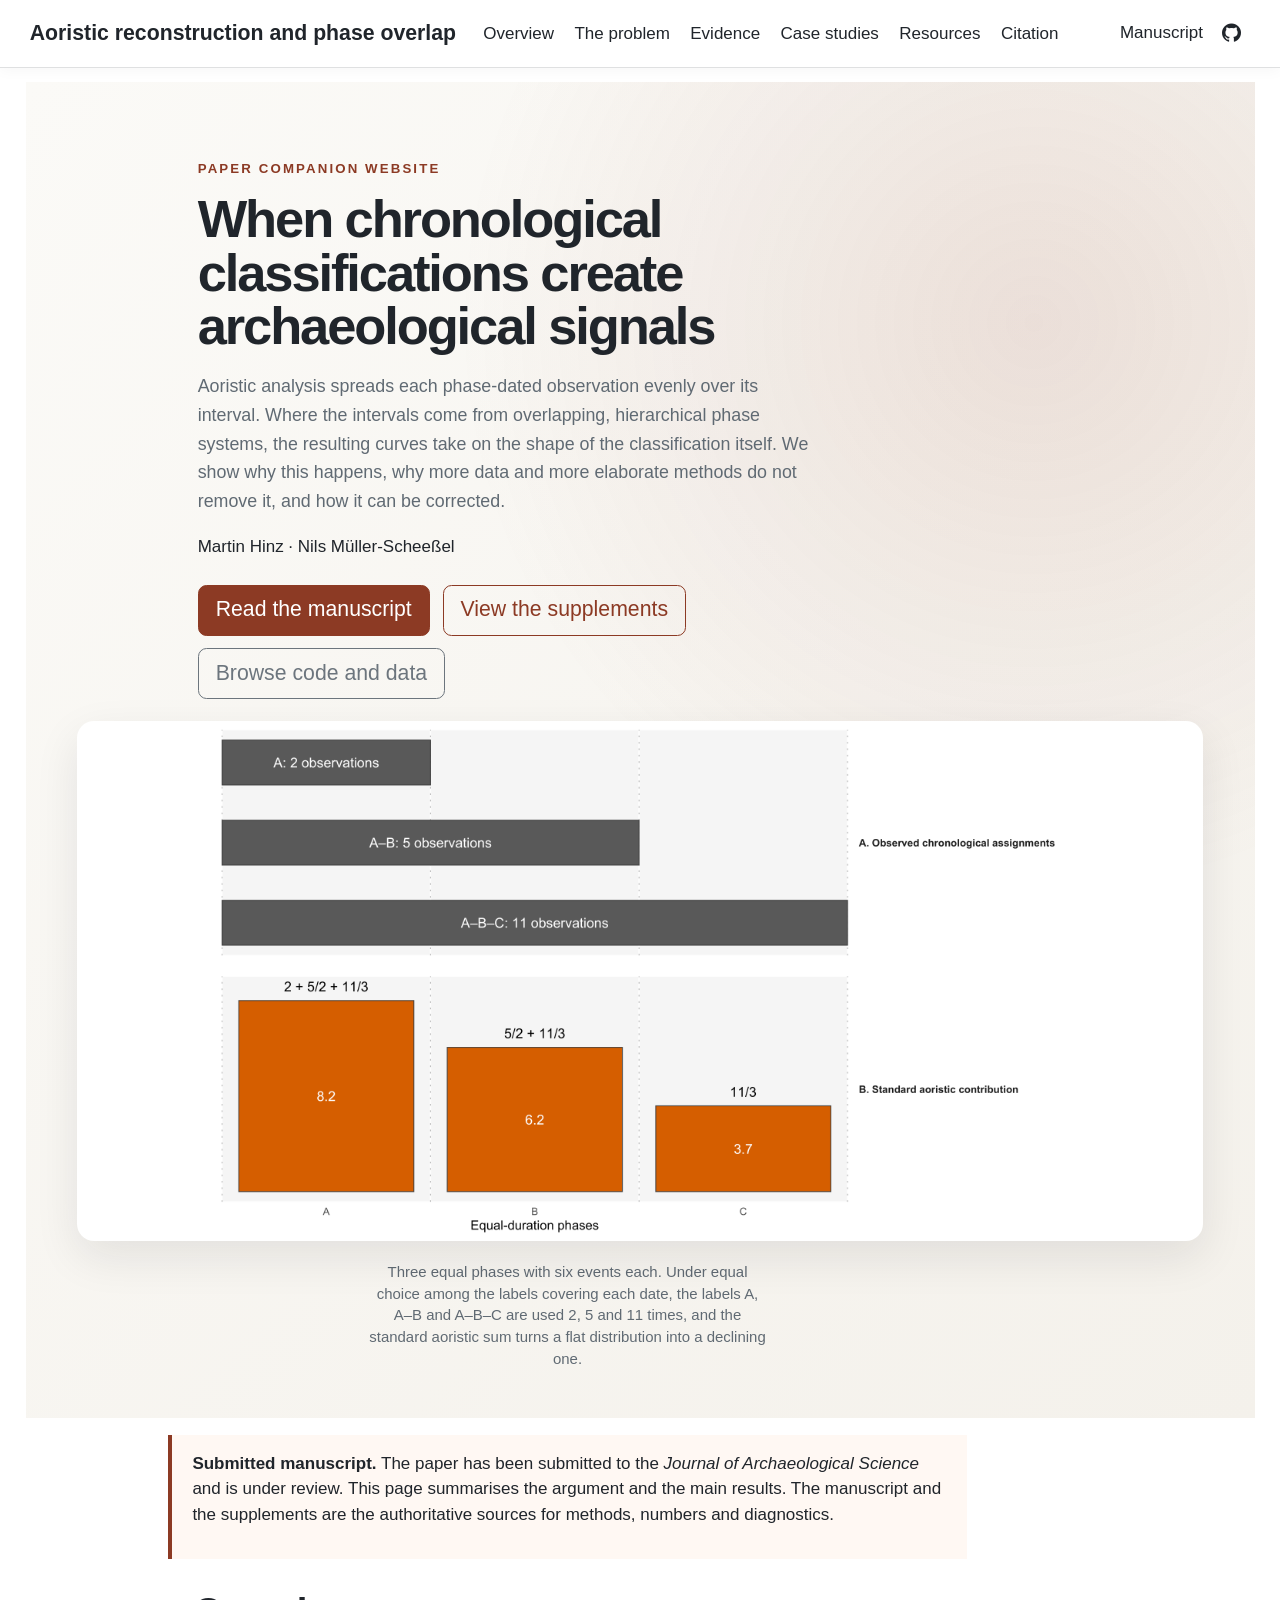
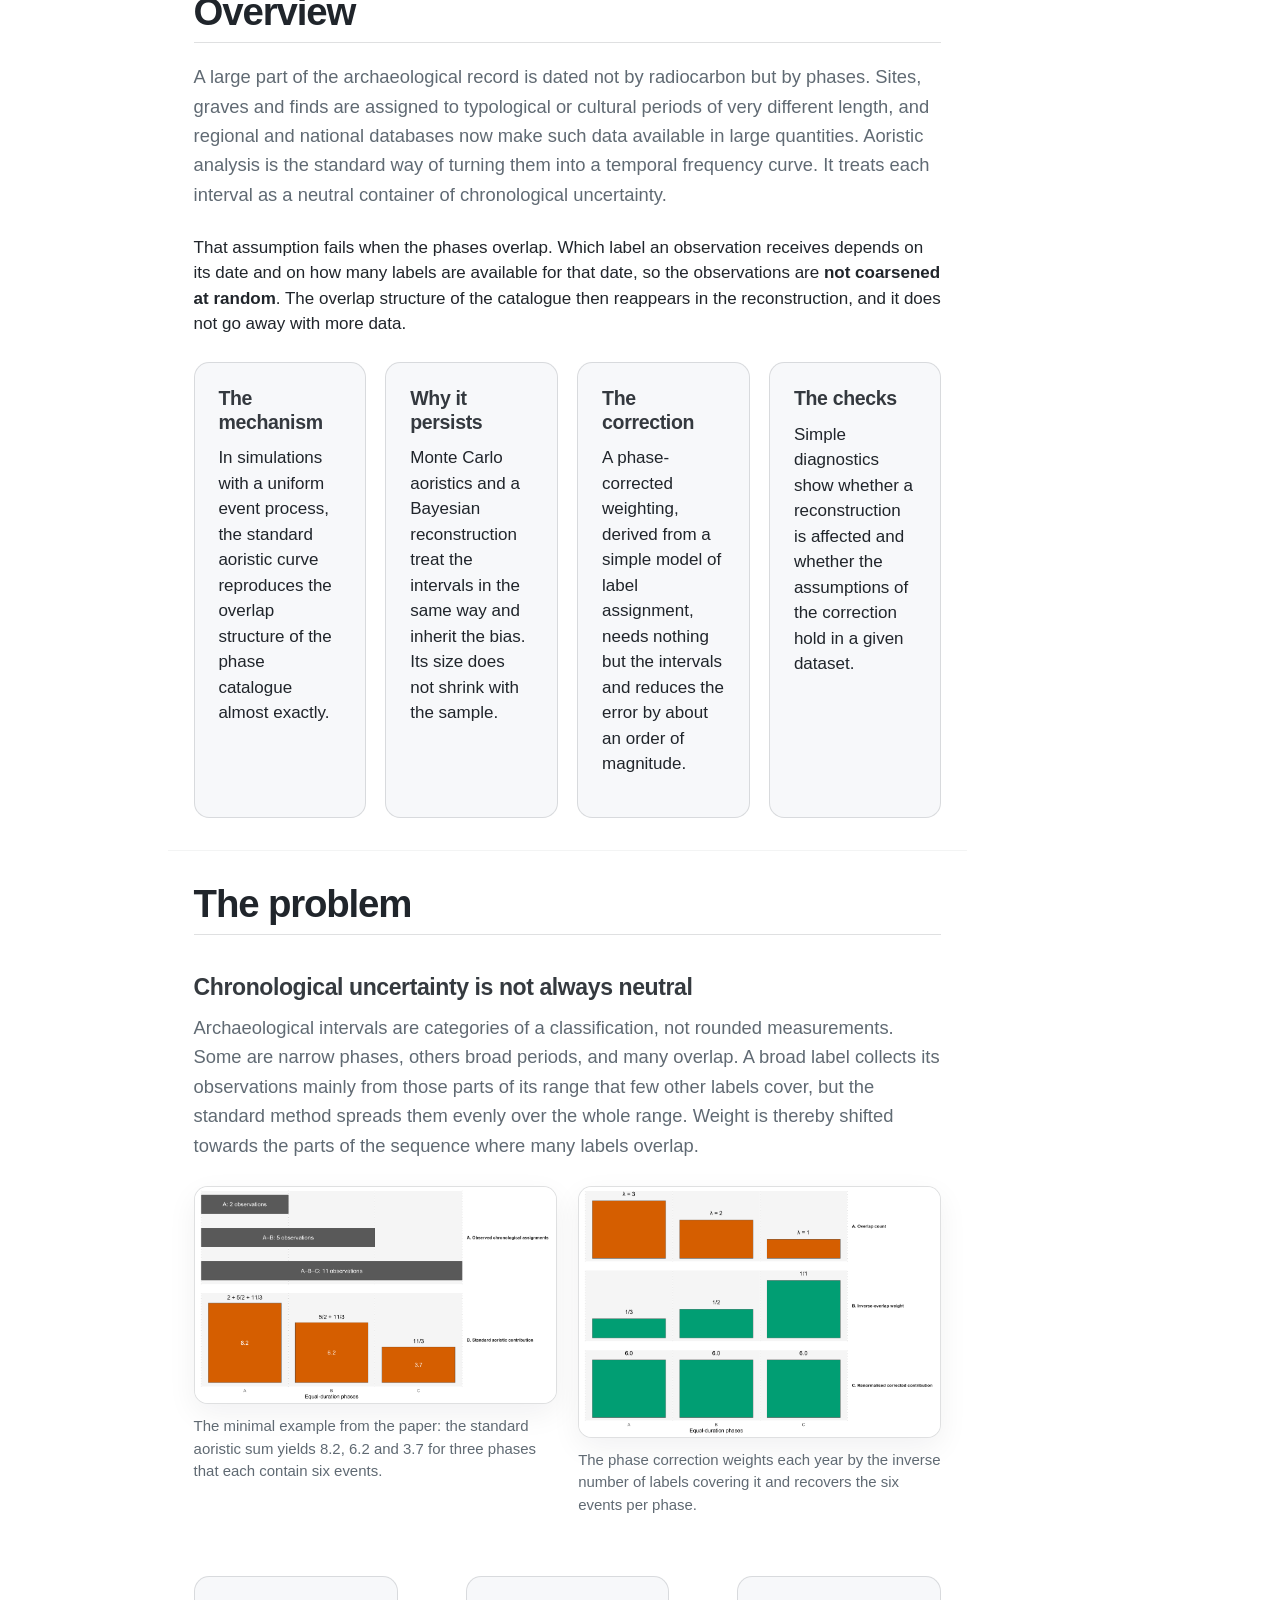
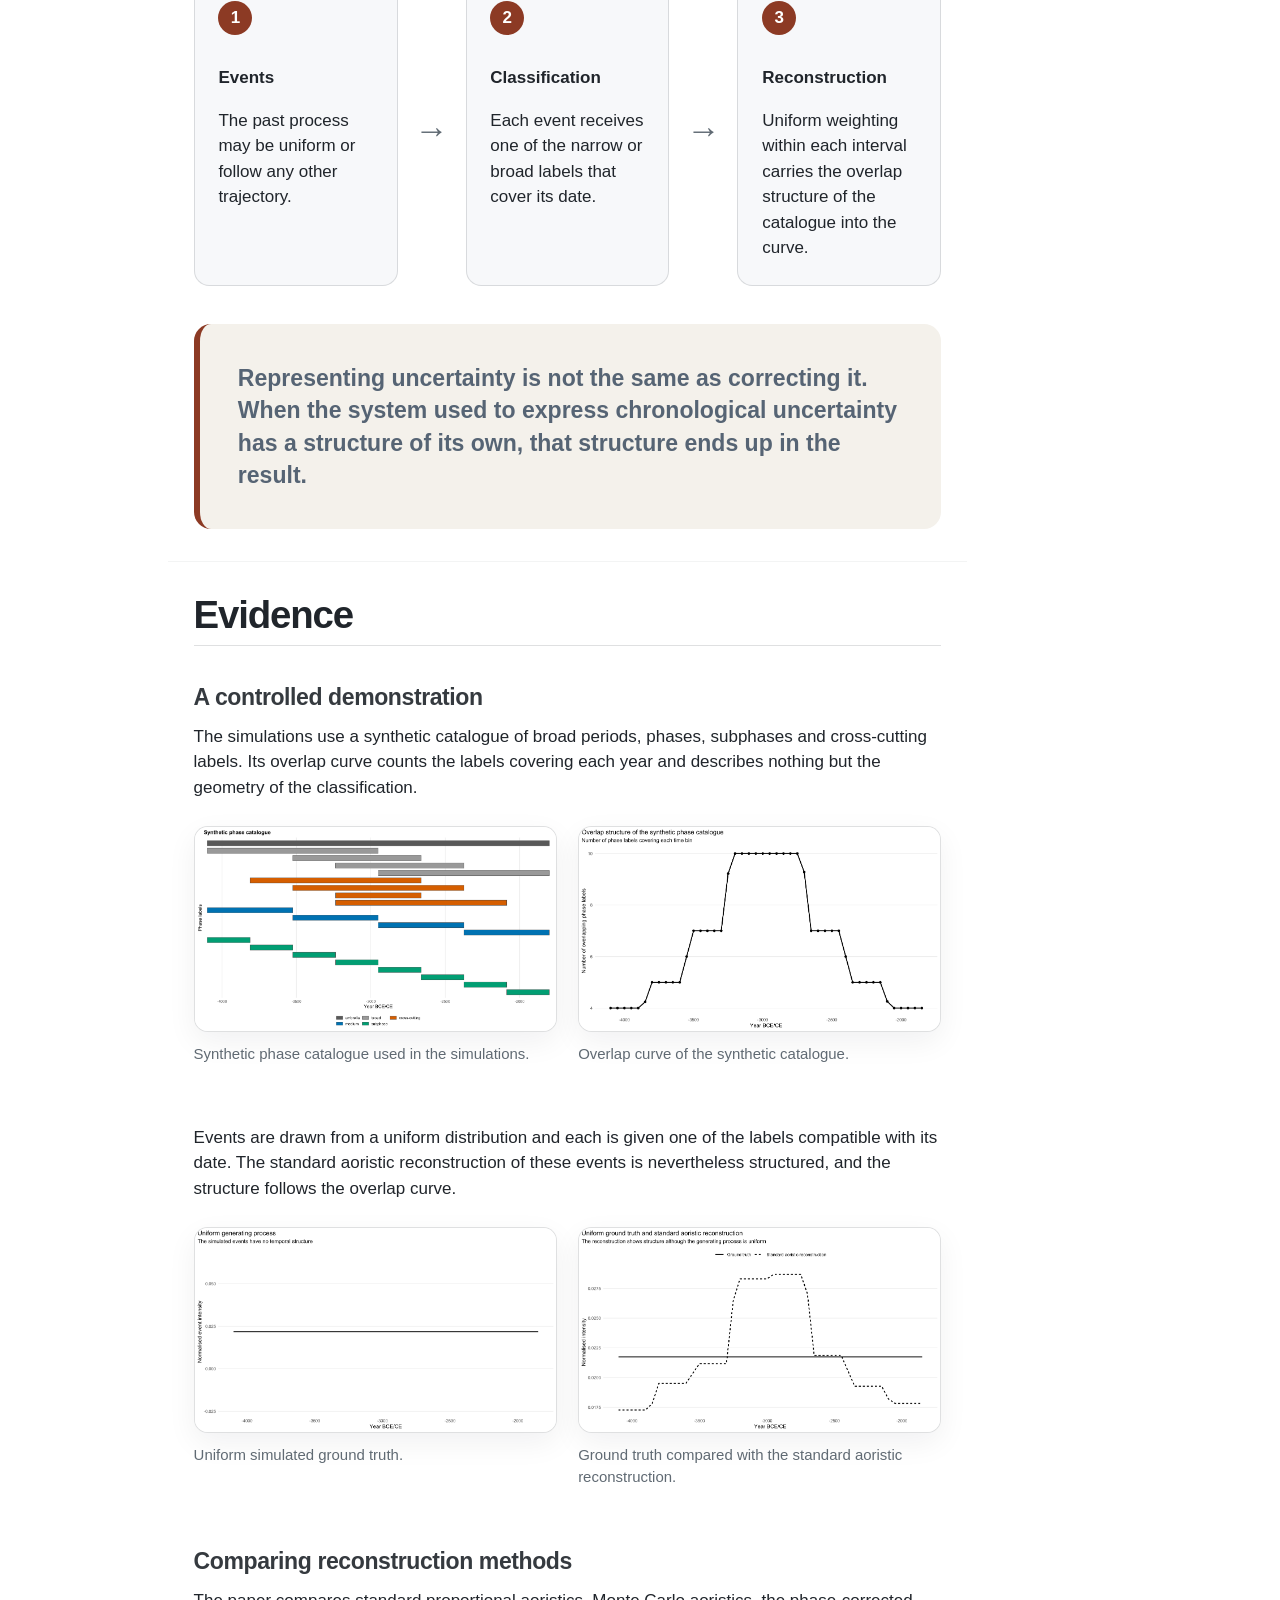
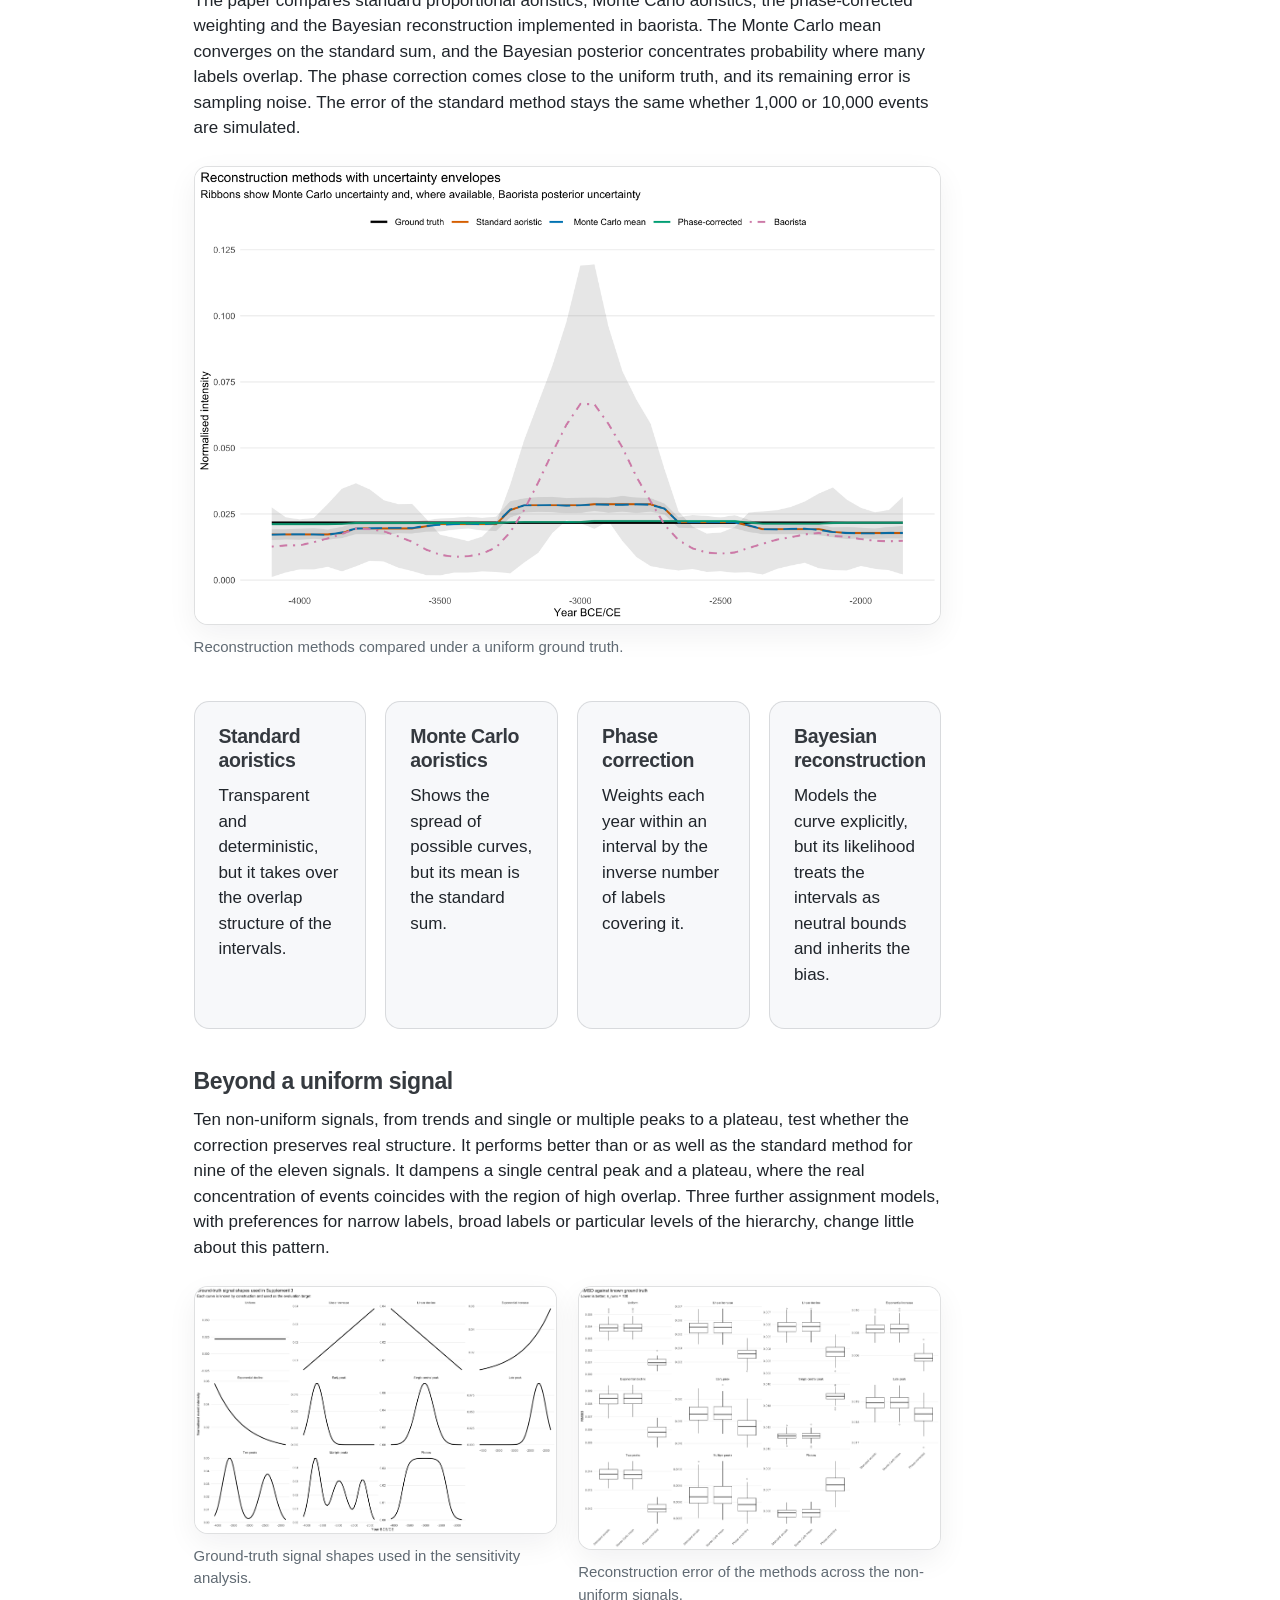
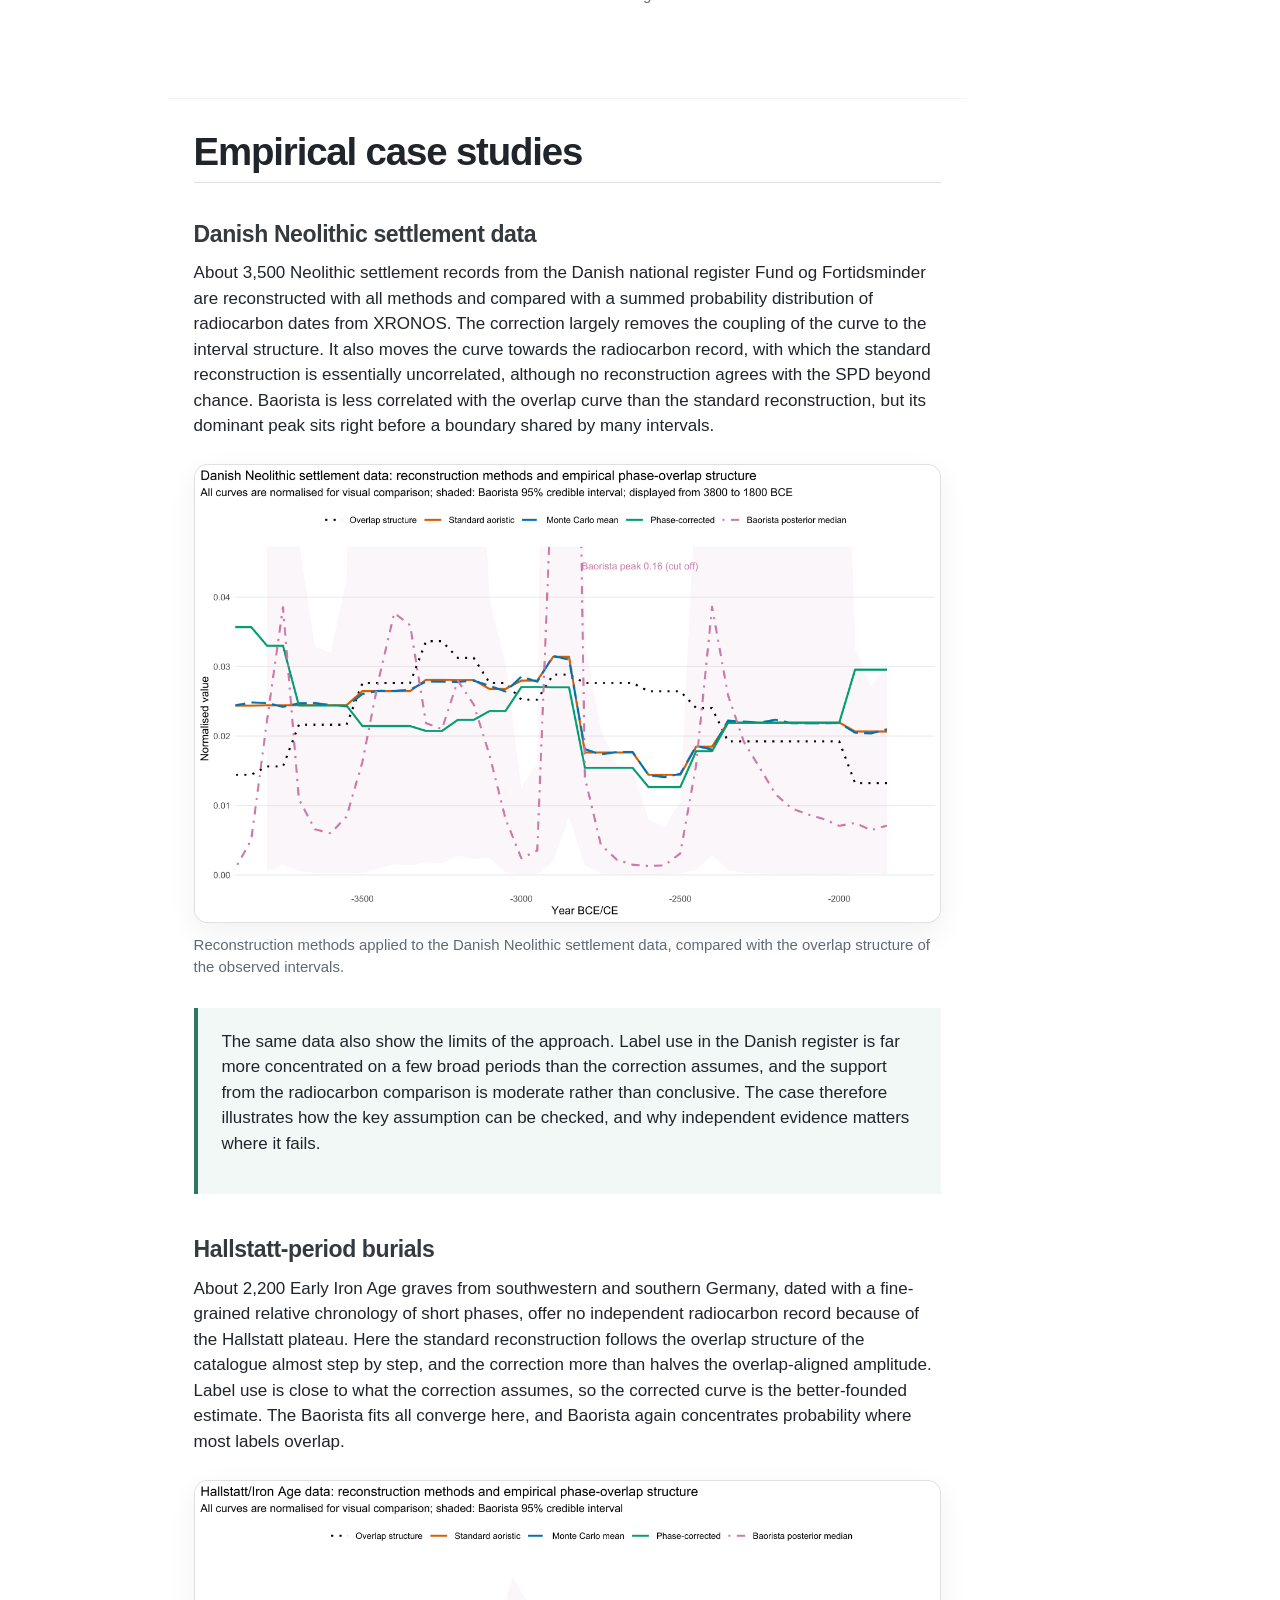
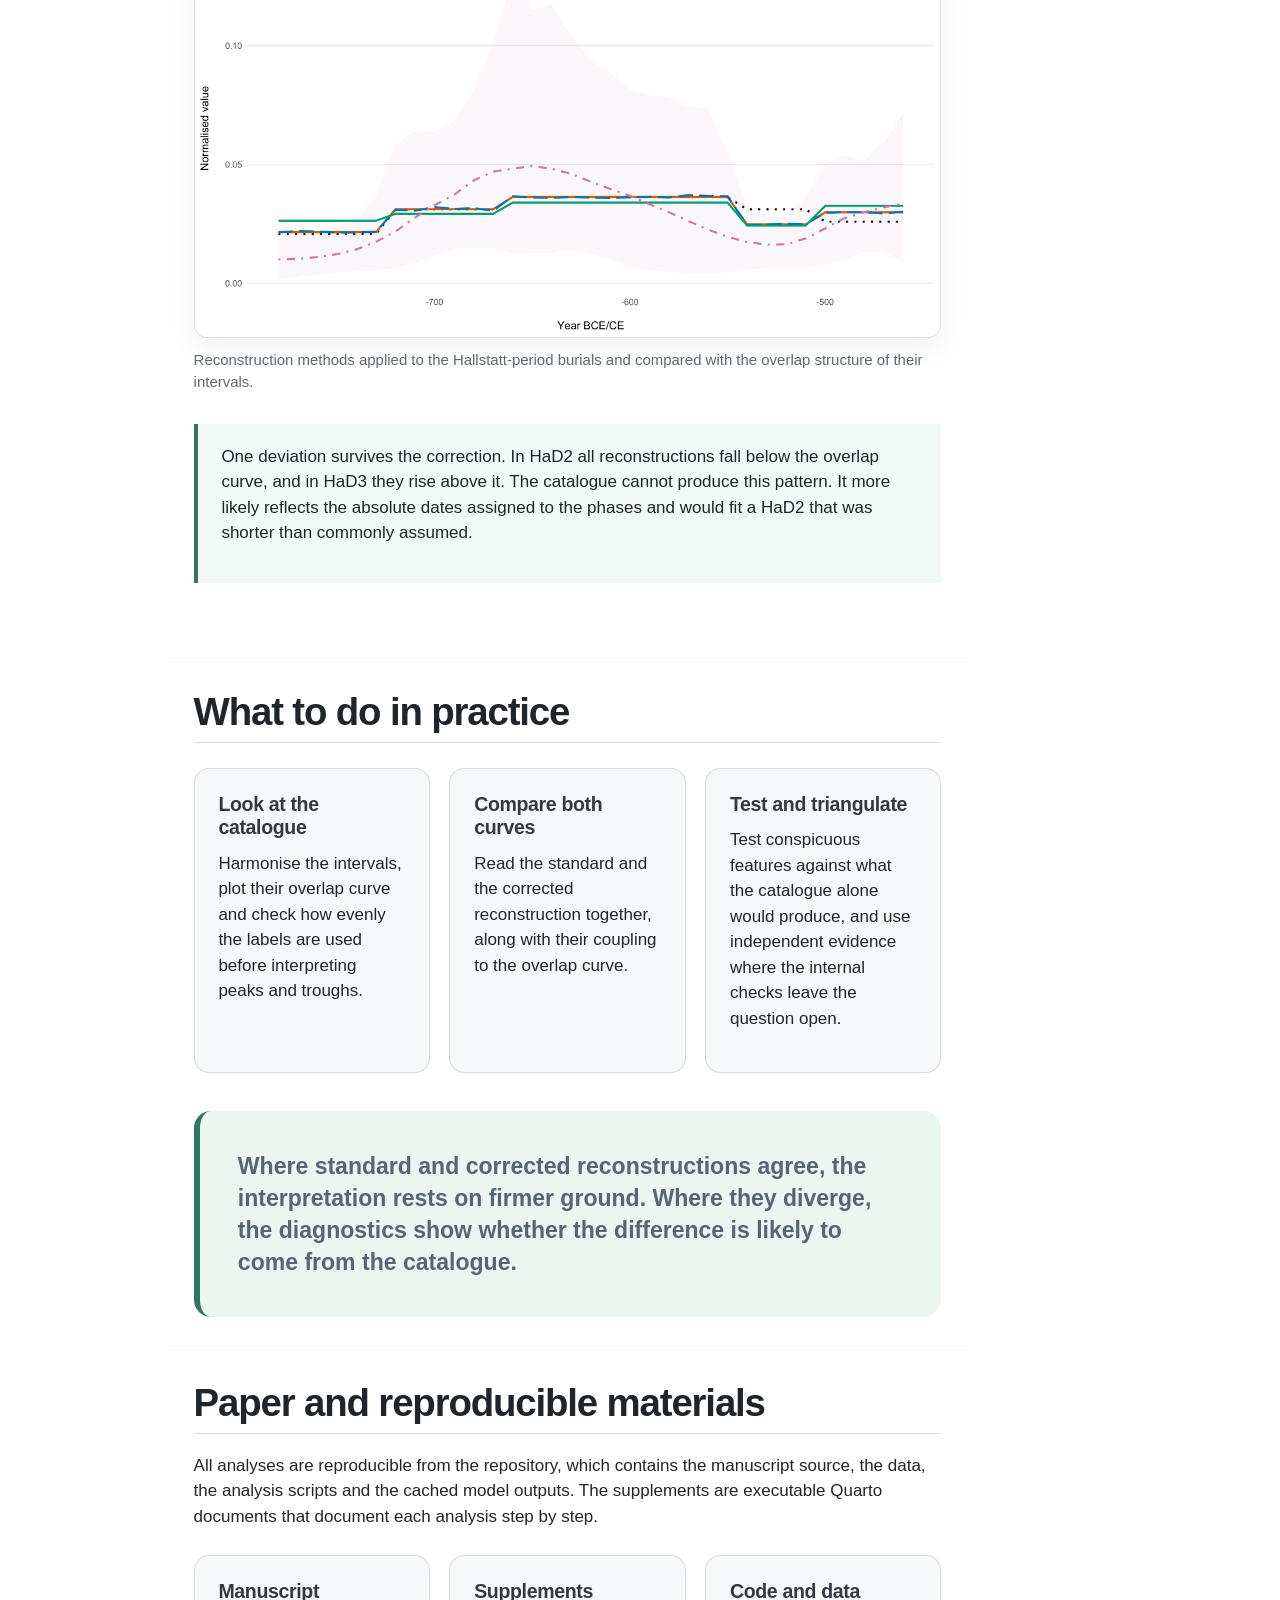
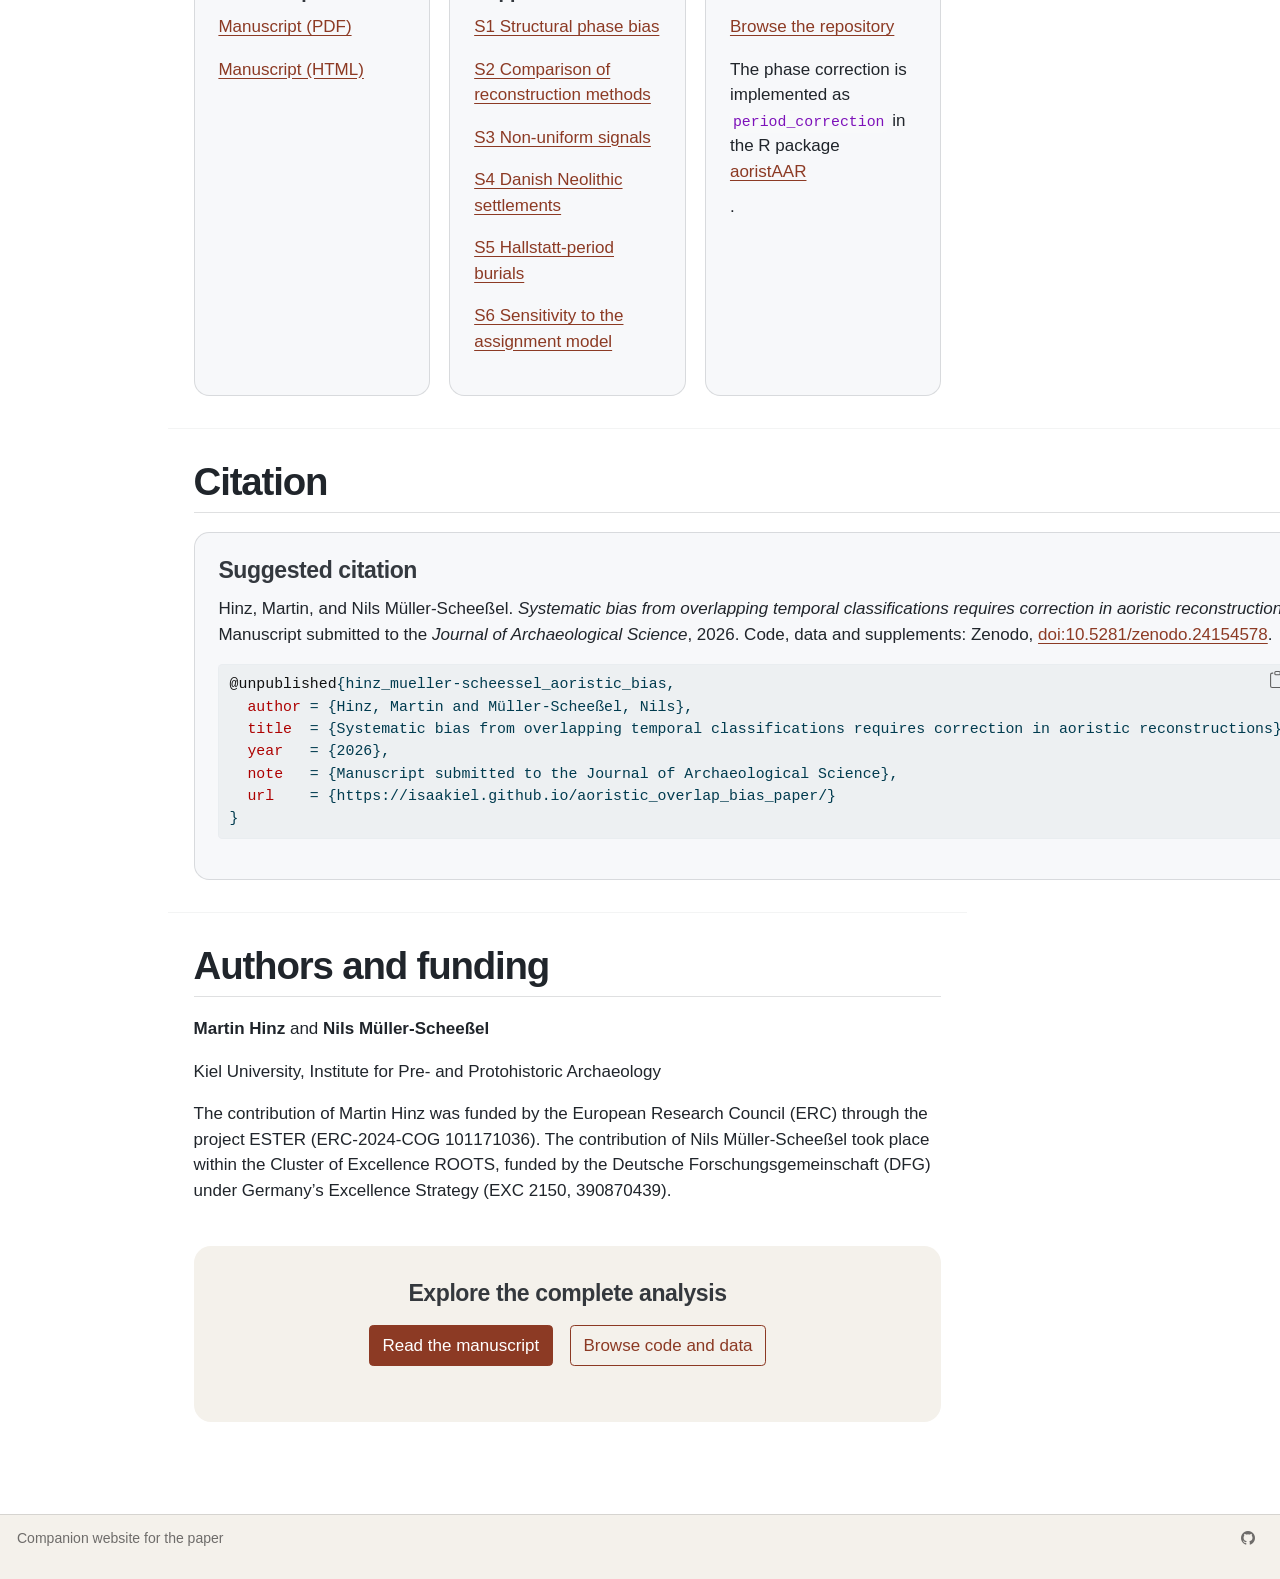
<file: docs/index.html>
<!DOCTYPE html>
<html xmlns="http://www.w3.org/1999/xhtml" lang="en" xml:lang="en"><head>

<meta charset="utf-8">
<meta name="generator" content="quarto-1.5.57">

<meta name="viewport" content="width=device-width, initial-scale=1.0, user-scalable=yes">

<meta name="description" content="Companion website to a reproducible study of a systematic bias in aoristic reconstructions from overlapping phase catalogues, and of a simple correction for it.">

<title>When chronological classifications create archaeological signals – Aoristic reconstruction and phase overlap</title>
<style>
code{white-space: pre-wrap;}
span.smallcaps{font-variant: small-caps;}
div.columns{display: flex; gap: min(4vw, 1.5em);}
div.column{flex: auto; overflow-x: auto;}
div.hanging-indent{margin-left: 1.5em; text-indent: -1.5em;}
ul.task-list{list-style: none;}
ul.task-list li input[type="checkbox"] {
  width: 0.8em;
  margin: 0 0.8em 0.2em -1em; /* quarto-specific, see https://github.com/quarto-dev/quarto-cli/issues/4556 */ 
  vertical-align: middle;
}
/* CSS for syntax highlighting */
pre > code.sourceCode { white-space: pre; position: relative; }
pre > code.sourceCode > span { line-height: 1.25; }
pre > code.sourceCode > span:empty { height: 1.2em; }
.sourceCode { overflow: visible; }
code.sourceCode > span { color: inherit; text-decoration: inherit; }
div.sourceCode { margin: 1em 0; }
pre.sourceCode { margin: 0; }
@media screen {
div.sourceCode { overflow: auto; }
}
@media print {
pre > code.sourceCode { white-space: pre-wrap; }
pre > code.sourceCode > span { display: inline-block; text-indent: -5em; padding-left: 5em; }
}
pre.numberSource code
  { counter-reset: source-line 0; }
pre.numberSource code > span
  { position: relative; left: -4em; counter-increment: source-line; }
pre.numberSource code > span > a:first-child::before
  { content: counter(source-line);
    position: relative; left: -1em; text-align: right; vertical-align: baseline;
    border: none; display: inline-block;
    -webkit-touch-callout: none; -webkit-user-select: none;
    -khtml-user-select: none; -moz-user-select: none;
    -ms-user-select: none; user-select: none;
    padding: 0 4px; width: 4em;
  }
pre.numberSource { margin-left: 3em;  padding-left: 4px; }
div.sourceCode
  {   }
@media screen {
pre > code.sourceCode > span > a:first-child::before { text-decoration: underline; }
}
</style>


<script src="site_libs/quarto-nav/quarto-nav.js"></script>
<link href="./assets/figures/schematic_overlap_bias.png" rel="icon" type="image/png">
<script src="site_libs/clipboard/clipboard.min.js"></script>
<script src="site_libs/quarto-html/quarto.js"></script>
<script src="site_libs/quarto-html/popper.min.js"></script>
<script src="site_libs/quarto-html/tippy.umd.min.js"></script>
<link href="site_libs/quarto-html/tippy.css" rel="stylesheet">
<link href="site_libs/quarto-html/quarto-syntax-highlighting.css" rel="stylesheet" id="quarto-text-highlighting-styles">
<script src="site_libs/bootstrap/bootstrap.min.js"></script>
<link href="site_libs/bootstrap/bootstrap-icons.css" rel="stylesheet">
<link href="site_libs/bootstrap/bootstrap.min.css" rel="stylesheet" id="quarto-bootstrap" data-mode="light">
<script id="quarto-search-options" type="application/json">{
  "language": {
    "search-no-results-text": "No results",
    "search-matching-documents-text": "matching documents",
    "search-copy-link-title": "Copy link to search",
    "search-hide-matches-text": "Hide additional matches",
    "search-more-match-text": "more match in this document",
    "search-more-matches-text": "more matches in this document",
    "search-clear-button-title": "Clear",
    "search-text-placeholder": "",
    "search-detached-cancel-button-title": "Cancel",
    "search-submit-button-title": "Submit",
    "search-label": "Search"
  }
}</script>
<style>html{ scroll-behavior: smooth; }</style>


<meta property="og:title" content="When chronological classifications create archaeological signals">
<meta property="og:description" content="Companion website to a reproducible study of a systematic bias in aoristic reconstructions from overlapping phase catalogues, and of a simple correction for it.">
<meta property="og:image" content="https://isaakiel.github.io/aoristic_overlap_bias_paper/assets/figures/schematic_overlap_bias.png">
<meta property="og:site_name" content="Aoristic reconstruction and phase overlap">
<meta property="og:image:height" content="2700">
<meta property="og:image:width" content="4500">
<meta name="twitter:title" content="When chronological classifications create archaeological signals">
<meta name="twitter:description" content="Companion website to a reproducible study of a systematic bias in aoristic reconstructions from overlapping phase catalogues, and of a simple correction for it.">
<meta name="twitter:image" content="https://isaakiel.github.io/aoristic_overlap_bias_paper/assets/figures/schematic_overlap_bias.png">
<meta name="twitter:image-height" content="2700">
<meta name="twitter:image-width" content="4500">
<meta name="twitter:card" content="summary_large_image">
</head>

<body class="nav-fixed">

<div id="quarto-search-results"></div>
  <header id="quarto-header" class="headroom fixed-top">
    <nav class="navbar navbar-expand-lg " data-bs-theme="dark">
      <div class="navbar-container container-fluid">
      <div class="navbar-brand-container mx-auto">
    <a class="navbar-brand" href="./index.html">
    <span class="navbar-title">Aoristic reconstruction and phase overlap</span>
    </a>
  </div>
          <button class="navbar-toggler" type="button" data-bs-toggle="collapse" data-bs-target="#navbarCollapse" aria-controls="navbarCollapse" role="menu" aria-expanded="false" aria-label="Toggle navigation" onclick="if (window.quartoToggleHeadroom) { window.quartoToggleHeadroom(); }">
  <span class="navbar-toggler-icon"></span>
</button>
          <div class="collapse navbar-collapse" id="navbarCollapse">
            <ul class="navbar-nav navbar-nav-scroll me-auto">
  <li class="nav-item">
    <a class="nav-link" href="./index.html#overview"> 
<span class="menu-text">Overview</span></a>
  </li>  
  <li class="nav-item">
    <a class="nav-link" href="./index.html#the-problem"> 
<span class="menu-text">The problem</span></a>
  </li>  
  <li class="nav-item">
    <a class="nav-link" href="./index.html#evidence"> 
<span class="menu-text">Evidence</span></a>
  </li>  
  <li class="nav-item">
    <a class="nav-link" href="./index.html#case-studies"> 
<span class="menu-text">Case studies</span></a>
  </li>  
  <li class="nav-item">
    <a class="nav-link" href="./index.html#resources"> 
<span class="menu-text">Resources</span></a>
  </li>  
  <li class="nav-item">
    <a class="nav-link" href="./index.html#citation"> 
<span class="menu-text">Citation</span></a>
  </li>  
</ul>
            <ul class="navbar-nav navbar-nav-scroll ms-auto">
  <li class="nav-item">
    <a class="nav-link" href="./assets/paper/manuscript.html"> 
<span class="menu-text">Manuscript</span></a>
  </li>  
  <li class="nav-item compact">
    <a class="nav-link" href="https://github.com/ISAAKiel/aoristic_overlap_bias_paper"> <i class="bi bi-github" role="img" aria-label="GitHub repository">
</i> 
<span class="menu-text"></span></a>
  </li>  
</ul>
          </div> <!-- /navcollapse -->
            <div class="quarto-navbar-tools">
</div>
      </div> <!-- /container-fluid -->
    </nav>
</header>
<!-- content -->
<div id="quarto-content" class="quarto-container page-columns page-rows-contents page-layout-full page-navbar">
<!-- sidebar -->
<!-- margin-sidebar -->
    
<!-- main -->
<main class="content page-columns page-full column-body" id="quarto-document-content">




<div class="paper-hero page-columns page-full" aria-labelledby="hero-title">
<div class="paper-hero-copy">
<p class="eyebrow">
Paper companion website
</p>
<h1 id="hero-title">
When chronological classifications create archaeological signals
</h1>
<p class="paper-hero-lead">
Aoristic analysis spreads each phase-dated observation evenly over its interval. Where the intervals come from overlapping, hierarchical phase systems, the resulting curves take on the shape of the classification itself. We show why this happens, why more data and more elaborate methods do not remove it, and how it can be corrected.
</p>
<p class="authors">
</p><p>Martin Hinz · Nils Müller-Scheeßel</p>
<p></p>
<div class="paper-hero-actions">
<p><a href="assets/paper/manuscript.pdf" class="btn btn-primary btn-lg">Read the manuscript</a> <a href="#resources" class="btn btn-outline-primary btn-lg">View the supplements</a> <a href="https://github.com/ISAAKiel/aoristic_overlap_bias_paper" class="btn btn-outline-secondary btn-lg">Browse code and data</a></p>
</div>
</div>
<div class="paper-hero-figure page-columns page-full">
<div class="quarto-figure quarto-figure-center page-columns page-full">
<figure class="figure page-columns page-full">
<p class="page-columns page-full"><img src="assets/figures/schematic_overlap_bias.png" class="img-fluid figure-img column-screen" alt="Schematic showing how three overlapping labels produce a declining standard aoristic curve from a uniform distribution of events."></p>
<figcaption>Three equal phases with six events each. Under equal choice among the labels covering each date, the labels A, A–B and A–B–C are used 2, 5 and 11 times, and the standard aoristic sum turns a flat distribution into a declining one.</figcaption>
</figure>
</div>
</div>
</div>
<div class="paper-status">
<p><strong>Submitted manuscript.</strong> The paper has been submitted to the <em>Journal of Archaeological Science</em> and is under review. This page summarises the argument and the main results. The manuscript and the supplements are the authoritative sources for methods, numbers and diagnostics.</p>
</div>
<section id="overview" class="level2">
<h2 data-anchor-id="overview">Overview</h2>
<div class="lead-block">
<p>A large part of the archaeological record is dated not by radiocarbon but by phases. Sites, graves and finds are assigned to typological or cultural periods of very different length, and regional and national databases now make such data available in large quantities. Aoristic analysis is the standard way of turning them into a temporal frequency curve. It treats each interval as a neutral container of chronological uncertainty.</p>
</div>
<p>That assumption fails when the phases overlap. Which label an observation receives depends on its date and on how many labels are available for that date, so the observations are <strong>not coarsened at random</strong>. The overlap structure of the catalogue then reappears in the reconstruction, and it does not go away with more data.</p>
<div class="card-grid card-grid-four">
<section id="the-mechanism" class="level3 paper-card">
<h3 data-anchor-id="the-mechanism">The mechanism</h3>
<p>In simulations with a uniform event process, the standard aoristic curve reproduces the overlap structure of the phase catalogue almost exactly.</p>
</section>
<section id="why-it-persists" class="level3 paper-card">
<h3 data-anchor-id="why-it-persists">Why it persists</h3>
<p>Monte Carlo aoristics and a Bayesian reconstruction treat the intervals in the same way and inherit the bias. Its size does not shrink with the sample.</p>
</section>
<section id="the-correction" class="level3 paper-card">
<h3 data-anchor-id="the-correction">The correction</h3>
<p>A phase-corrected weighting, derived from a simple model of label assignment, needs nothing but the intervals and reduces the error by about an order of magnitude.</p>
</section>
<section id="the-checks" class="level3 paper-card">
<h3 data-anchor-id="the-checks">The checks</h3>
<p>Simple diagnostics show whether a reconstruction is affected and whether the assumptions of the correction hold in a given dataset.</p>
</section>
</div>
</section>
<section id="the-problem" class="level2">
<h2 data-anchor-id="the-problem">The problem</h2>
<section id="chronological-uncertainty-is-not-always-neutral" class="level3 section-intro">
<h3 data-anchor-id="chronological-uncertainty-is-not-always-neutral">Chronological uncertainty is not always neutral</h3>
<p>Archaeological intervals are categories of a classification, not rounded measurements. Some are narrow phases, others broad periods, and many overlap. A broad label collects its observations mainly from those parts of its range that few other labels cover, but the standard method spreads them evenly over the whole range. Weight is thereby shifted towards the parts of the sequence where many labels overlap.</p>
</section>
<div class="figure-pair">
<div>
<div class="quarto-figure quarto-figure-center">
<figure class="figure">
<p><img src="assets/figures/schematic_overlap_bias.png" class="img-fluid figure-img" alt="Standard aoristic contributions for the three-phase example."></p>
<figcaption>The minimal example from the paper: the standard aoristic sum yields 8.2, 6.2 and 3.7 for three phases that each contain six events.</figcaption>
</figure>
</div>
</div>
<div>
<div class="quarto-figure quarto-figure-center">
<figure class="figure">
<p><img src="assets/figures/schematic_phase_correction.png" class="img-fluid figure-img" alt="Overlap counts, inverse-overlap weights and corrected contributions for the three-phase example."></p>
<figcaption>The phase correction weights each year by the inverse number of labels covering it and recovers the six events per phase.</figcaption>
</figure>
</div>
</div>
</div>
<div class="mechanism">
<div class="mechanism-step">
<p><span class="mechanism-number">1</span></p>
<p><strong>Events</strong></p>
<p>The past process may be uniform or follow any other trajectory.</p>
</div>
<div class="mechanism-arrow" aria-hidden="true">
→
</div>
<div class="mechanism-step">
<p><span class="mechanism-number">2</span></p>
<p><strong>Classification</strong></p>
<p>Each event receives one of the narrow or broad labels that cover its date.</p>
</div>
<div class="mechanism-arrow" aria-hidden="true">
→
</div>
<div class="mechanism-step">
<p><span class="mechanism-number">3</span></p>
<p><strong>Reconstruction</strong></p>
<p>Uniform weighting within each interval carries the overlap structure of the catalogue into the curve.</p>
</div>
</div>
<div class="key-statement">
<blockquote class="blockquote">
<p><strong>Representing uncertainty is not the same as correcting it. When the system used to express chronological uncertainty has a structure of its own, that structure ends up in the result.</strong></p>
</blockquote>
</div>
</section>
<section id="evidence" class="level2">
<h2 data-anchor-id="evidence">Evidence</h2>
<section id="a-controlled-demonstration" class="level3">
<h3 data-anchor-id="a-controlled-demonstration">A controlled demonstration</h3>
<p>The simulations use a synthetic catalogue of broad periods, phases, subphases and cross-cutting labels. Its overlap curve counts the labels covering each year and describes nothing but the geometry of the classification.</p>
<div class="figure-pair">
<div>
<div class="quarto-figure quarto-figure-center">
<figure class="figure">
<p><img src="assets/figures/synthetic_phase_catalogue.png" class="img-fluid figure-img" alt="Horizontal bars showing the hierarchical synthetic phase catalogue."></p>
<figcaption>Synthetic phase catalogue used in the simulations.</figcaption>
</figure>
</div>
</div>
<div>
<div class="quarto-figure quarto-figure-center">
<figure class="figure">
<p><img src="assets/figures/s1_overlap_structure.png" class="img-fluid figure-img" alt="Number of overlapping labels through time."></p>
<figcaption>Overlap curve of the synthetic catalogue.</figcaption>
</figure>
</div>
</div>
</div>
<p>Events are drawn from a uniform distribution and each is given one of the labels compatible with its date. The standard aoristic reconstruction of these events is nevertheless structured, and the structure follows the overlap curve.</p>
<div class="figure-pair">
<div>
<div class="quarto-figure quarto-figure-center">
<figure class="figure">
<p><img src="assets/figures/s1_uniform_ground_truth.png" class="img-fluid figure-img" alt="Uniform simulated event intensity through time."></p>
<figcaption>Uniform simulated ground truth.</figcaption>
</figure>
</div>
</div>
<div>
<div class="quarto-figure quarto-figure-center">
<figure class="figure">
<p><img src="assets/figures/s1_ground_truth_vs_standard_aoristic.png" class="img-fluid figure-img" alt="Comparison showing artificial temporal structure in the standard aoristic reconstruction."></p>
<figcaption>Ground truth compared with the standard aoristic reconstruction.</figcaption>
</figure>
</div>
</div>
</div>
</section>
<section id="comparing-reconstruction-methods" class="level3">
<h3 data-anchor-id="comparing-reconstruction-methods">Comparing reconstruction methods</h3>
<p>The paper compares standard proportional aoristics, Monte Carlo aoristics, the phase-corrected weighting and the Bayesian reconstruction implemented in baorista. The Monte Carlo mean converges on the standard sum, and the Bayesian posterior concentrates probability where many labels overlap. The phase correction comes close to the uniform truth, and its remaining error is sampling noise. The error of the standard method stays the same whether 1,000 or 10,000 events are simulated.</p>
<div class="figure-wide">
<div class="quarto-figure quarto-figure-center">
<figure class="figure">
<p><img src="assets/figures/s2_reconstruction_methods_with_uncertainty.png" class="img-fluid figure-img" alt="Ground truth and several aoristic and Bayesian reconstruction methods with uncertainty."></p>
<figcaption>Reconstruction methods compared under a uniform ground truth.</figcaption>
</figure>
</div>
</div>
</section>
<div class="card-grid card-grid-four">
<section id="standard-aoristics" class="level3 paper-card">
<h3 data-anchor-id="standard-aoristics">Standard aoristics</h3>
<p>Transparent and deterministic, but it takes over the overlap structure of the intervals.</p>
</section>
<section id="monte-carlo-aoristics" class="level3 paper-card">
<h3 data-anchor-id="monte-carlo-aoristics">Monte Carlo aoristics</h3>
<p>Shows the spread of possible curves, but its mean is the standard sum.</p>
</section>
<section id="phase-correction" class="level3 paper-card">
<h3 data-anchor-id="phase-correction">Phase correction</h3>
<p>Weights each year within an interval by the inverse number of labels covering it.</p>
</section>
<section id="bayesian-reconstruction" class="level3 paper-card">
<h3 data-anchor-id="bayesian-reconstruction">Bayesian reconstruction</h3>
<p>Models the curve explicitly, but its likelihood treats the intervals as neutral bounds and inherits the bias.</p>
</section>
</div>
<section id="beyond-a-uniform-signal" class="level3">
<h3 data-anchor-id="beyond-a-uniform-signal">Beyond a uniform signal</h3>
<p>Ten non-uniform signals, from trends and single or multiple peaks to a plateau, test whether the correction preserves real structure. It performs better than or as well as the standard method for nine of the eleven signals. It dampens a single central peak and a plateau, where the real concentration of events coincides with the region of high overlap. Three further assignment models, with preferences for narrow labels, broad labels or particular levels of the hierarchy, change little about this pattern.</p>
<div class="figure-pair">
<div>
<div class="quarto-figure quarto-figure-center">
<figure class="figure">
<p><img src="assets/figures/s3_ground_truth_signal_shapes.png" class="img-fluid figure-img" alt="Simulated temporal signal shapes including trends, peaks, plateaus and multi-peak trajectories."></p>
<figcaption>Ground-truth signal shapes used in the sensitivity analysis.</figcaption>
</figure>
</div>
</div>
<div>
<div class="quarto-figure quarto-figure-center">
<figure class="figure">
<p><img src="assets/figures/s3_rmsd_boxplot.png" class="img-fluid figure-img" alt="Distribution of reconstruction error for the methods across simulation scenarios."></p>
<figcaption>Reconstruction error of the methods across the non-uniform signals.</figcaption>
</figure>
</div>
</div>
</div>
</section>
</section>
<section id="case-studies" class="level2">
<h2 data-anchor-id="case-studies">Empirical case studies</h2>
<section id="danish-neolithic-settlement-data" class="level3">
<h3 data-anchor-id="danish-neolithic-settlement-data">Danish Neolithic settlement data</h3>
<p>About 3,500 Neolithic settlement records from the Danish national register Fund og Fortidsminder are reconstructed with all methods and compared with a summed probability distribution of radiocarbon dates from XRONOS. The correction largely removes the coupling of the curve to the interval structure. It also moves the curve towards the radiocarbon record, with which the standard reconstruction is essentially uncorrelated, although no reconstruction agrees with the SPD beyond chance. Baorista is less correlated with the overlap curve than the standard reconstruction, but its dominant peak sits right before a boundary shared by many intervals.</p>
<div class="figure-wide">
<div class="quarto-figure quarto-figure-center">
<figure class="figure">
<p><img src="assets/figures/s4_danish_neolithic_methods_vs_overlap.png" class="img-fluid figure-img" alt="Comparison of standard, Monte Carlo, phase-corrected and Bayesian reconstructions for Danish Neolithic settlement data."></p>
<figcaption>Reconstruction methods applied to the Danish Neolithic settlement data, compared with the overlap structure of the observed intervals.</figcaption>
</figure>
</div>
</div>
<div class="case-note">
<p>The same data also show the limits of the approach. Label use in the Danish register is far more concentrated on a few broad periods than the correction assumes, and the support from the radiocarbon comparison is moderate rather than conclusive. The case therefore illustrates how the key assumption can be checked, and why independent evidence matters where it fails.</p>
</div>
</section>
<section id="hallstatt-period-burials" class="level3">
<h3 data-anchor-id="hallstatt-period-burials">Hallstatt-period burials</h3>
<p>About 2,200 Early Iron Age graves from southwestern and southern Germany, dated with a fine-grained relative chronology of short phases, offer no independent radiocarbon record because of the Hallstatt plateau. Here the standard reconstruction follows the overlap structure of the catalogue almost step by step, and the correction more than halves the overlap-aligned amplitude. Label use is close to what the correction assumes, so the corrected curve is the better-founded estimate. The Baorista fits all converge here, and Baorista again concentrates probability where most labels overlap.</p>
<div class="figure-wide">
<div class="quarto-figure quarto-figure-center">
<figure class="figure">
<p><img src="assets/figures/s5_hallstatt_methods_vs_overlap.png" class="img-fluid figure-img" alt="Standard, Monte Carlo, phase-corrected and Bayesian reconstructions of Hallstatt-period burial data plotted against the empirical overlap curve."></p>
<figcaption>Reconstruction methods applied to the Hallstatt-period burials and compared with the overlap structure of their intervals.</figcaption>
</figure>
</div>
</div>
<div class="case-note">
<p>One deviation survives the correction. In HaD2 all reconstructions fall below the overlap curve, and in HaD3 they rise above it. The catalogue cannot produce this pattern. It more likely reflects the absolute dates assigned to the phases and would fit a HaD2 that was shorter than commonly assumed.</p>
</div>
</section>
</section>
<section id="what-to-do-in-practice" class="level2">
<h2 data-anchor-id="what-to-do-in-practice">What to do in practice</h2>
<div class="card-grid card-grid-three">
<section id="look-at-the-catalogue" class="level3 paper-card">
<h3 data-anchor-id="look-at-the-catalogue">Look at the catalogue</h3>
<p>Harmonise the intervals, plot their overlap curve and check how evenly the labels are used before interpreting peaks and troughs.</p>
</section>
<section id="compare-both-curves" class="level3 paper-card">
<h3 data-anchor-id="compare-both-curves">Compare both curves</h3>
<p>Read the standard and the corrected reconstruction together, along with their coupling to the overlap curve.</p>
</section>
<section id="test-and-triangulate" class="level3 paper-card">
<h3 data-anchor-id="test-and-triangulate">Test and triangulate</h3>
<p>Test conspicuous features against what the catalogue alone would produce, and use independent evidence where the internal checks leave the question open.</p>
</section>
</div>
<div class="key-statement final-statement">
<blockquote class="blockquote">
<p><strong>Where standard and corrected reconstructions agree, the interpretation rests on firmer ground. Where they diverge, the diagnostics show whether the difference is likely to come from the catalogue.</strong></p>
</blockquote>
</div>
</section>
<section id="resources" class="level2">
<h2 data-anchor-id="resources">Paper and reproducible materials</h2>
<p>All analyses are reproducible from the repository, which contains the manuscript source, the data, the analysis scripts and the cached model outputs. The supplements are executable Quarto documents that document each analysis step by step.</p>
<div class="card-grid card-grid-three">
<section id="manuscript" class="level3 paper-card resource-card">
<h3 data-anchor-id="manuscript">Manuscript</h3>
<p><a href="assets/paper/manuscript.pdf">Manuscript (PDF)</a></p>
<p><a href="assets/paper/manuscript.html">Manuscript (HTML)</a></p>
</section>
<section id="supplements" class="level3 paper-card resource-card">
<h3 data-anchor-id="supplements">Supplements</h3>
<p><a href="assets/paper/supplements/s1_structural_phase_bias.html">S1 Structural phase bias</a></p>
<p><a href="assets/paper/supplements/s2_reconstruction_method_comparison.html">S2 Comparison of reconstruction methods</a></p>
<p><a href="assets/paper/supplements/s3_non_uniform_signal_sensitivity.html">S3 Non-uniform signals</a></p>
<p><a href="assets/paper/supplements/s4_empirical_1_danish_neolithic.html">S4 Danish Neolithic settlements</a></p>
<p><a href="assets/paper/supplements/s5_empirical_2_hallstatt.html">S5 Hallstatt-period burials</a></p>
<p><a href="assets/paper/supplements/s6_assignment_model_sensitivity.html">S6 Sensitivity to the assignment model</a></p>
</section>
<section id="code-and-data" class="level3 paper-card resource-card">
<h3 data-anchor-id="code-and-data">Code and data</h3>
<p><a href="https://github.com/ISAAKiel/aoristic_overlap_bias_paper">Browse the repository</a></p>
<p>The phase correction is implemented as <code>period_correction</code> in the R package <a href="https://github.com/ISAAKiel/aoristAAR">aoristAAR</a>.</p>
</section>
</div>
</section>
<section id="citation" class="level2">
<h2 data-anchor-id="citation">Citation</h2>
<section id="suggested-citation" class="level3 citation-box">
<h3 data-anchor-id="suggested-citation">Suggested citation</h3>
<p>Hinz, Martin, and Nils Müller-Scheeßel. <em>Systematic bias from overlapping temporal classifications requires correction in aoristic reconstructions</em>. Manuscript submitted to the <em>Journal of Archaeological Science</em>, 2026. Code, data and supplements: Zenodo, <a href="https://doi.org/10.5281/zenodo.24154578">doi:10.5281/zenodo.24154578</a>.</p>
<div class="sourceCode" id="cb1"><pre class="sourceCode bibtex code-with-copy"><code class="sourceCode bibtex"><span id="cb1-1"><a href="#cb1-1" aria-hidden="true" tabindex="-1"></a><span class="va">@unpublished</span>{<span class="ot">hinz_mueller</span>-<span class="ot">scheessel_aoristic_bias</span>,</span>
<span id="cb1-2"><a href="#cb1-2" aria-hidden="true" tabindex="-1"></a>  <span class="dt">author</span> = {Hinz, Martin and Müller-Scheeßel, Nils},</span>
<span id="cb1-3"><a href="#cb1-3" aria-hidden="true" tabindex="-1"></a>  <span class="dt">title</span>  = {Systematic bias from overlapping temporal classifications requires correction in aoristic reconstructions},</span>
<span id="cb1-4"><a href="#cb1-4" aria-hidden="true" tabindex="-1"></a>  <span class="dt">year</span>   = {2026},</span>
<span id="cb1-5"><a href="#cb1-5" aria-hidden="true" tabindex="-1"></a>  <span class="dt">note</span>   = {Manuscript submitted to the Journal of Archaeological Science},</span>
<span id="cb1-6"><a href="#cb1-6" aria-hidden="true" tabindex="-1"></a>  <span class="dt">url</span>    = {https://isaakiel.github.io/aoristic_overlap_bias_paper/}</span>
<span id="cb1-7"><a href="#cb1-7" aria-hidden="true" tabindex="-1"></a>}</span></code><button title="Copy to Clipboard" class="code-copy-button"><i class="bi"></i></button></pre></div>
</section>
</section>
<section id="authors-and-funding" class="level2">
<h2 data-anchor-id="authors-and-funding">Authors and funding</h2>
<p><strong>Martin Hinz</strong> and <strong>Nils Müller-Scheeßel</strong></p>
<p>Kiel University, Institute for Pre- and Protohistoric Archaeology</p>
<p>The contribution of Martin Hinz was funded by the European Research Council (ERC) through the project ESTER (ERC-2024-COG 101171036). The contribution of Nils Müller-Scheeßel took place within the Cluster of Excellence ROOTS, funded by the Deutsche Forschungsgemeinschaft (DFG) under Germany’s Excellence Strategy (EXC 2150, 390870439).</p>
<section id="explore-the-complete-analysis" class="level3 footer-cta">
<h3 data-anchor-id="explore-the-complete-analysis">Explore the complete analysis</h3>
<p><a href="assets/paper/manuscript.pdf" class="btn btn-primary">Read the manuscript</a> <a href="https://github.com/ISAAKiel/aoristic_overlap_bias_paper" class="btn btn-outline-primary">Browse code and data</a></p>
</section>


</section>

</main> <!-- /main -->
<script id="quarto-html-after-body" type="application/javascript">
window.document.addEventListener("DOMContentLoaded", function (event) {
  const toggleBodyColorMode = (bsSheetEl) => {
    const mode = bsSheetEl.getAttribute("data-mode");
    const bodyEl = window.document.querySelector("body");
    if (mode === "dark") {
      bodyEl.classList.add("quarto-dark");
      bodyEl.classList.remove("quarto-light");
    } else {
      bodyEl.classList.add("quarto-light");
      bodyEl.classList.remove("quarto-dark");
    }
  }
  const toggleBodyColorPrimary = () => {
    const bsSheetEl = window.document.querySelector("link#quarto-bootstrap");
    if (bsSheetEl) {
      toggleBodyColorMode(bsSheetEl);
    }
  }
  toggleBodyColorPrimary();  
  const isCodeAnnotation = (el) => {
    for (const clz of el.classList) {
      if (clz.startsWith('code-annotation-')) {                     
        return true;
      }
    }
    return false;
  }
  const onCopySuccess = function(e) {
    // button target
    const button = e.trigger;
    // don't keep focus
    button.blur();
    // flash "checked"
    button.classList.add('code-copy-button-checked');
    var currentTitle = button.getAttribute("title");
    button.setAttribute("title", "Copied!");
    let tooltip;
    if (window.bootstrap) {
      button.setAttribute("data-bs-toggle", "tooltip");
      button.setAttribute("data-bs-placement", "left");
      button.setAttribute("data-bs-title", "Copied!");
      tooltip = new bootstrap.Tooltip(button, 
        { trigger: "manual", 
          customClass: "code-copy-button-tooltip",
          offset: [0, -8]});
      tooltip.show();    
    }
    setTimeout(function() {
      if (tooltip) {
        tooltip.hide();
        button.removeAttribute("data-bs-title");
        button.removeAttribute("data-bs-toggle");
        button.removeAttribute("data-bs-placement");
      }
      button.setAttribute("title", currentTitle);
      button.classList.remove('code-copy-button-checked');
    }, 1000);
    // clear code selection
    e.clearSelection();
  }
  const getTextToCopy = function(trigger) {
      const codeEl = trigger.previousElementSibling.cloneNode(true);
      for (const childEl of codeEl.children) {
        if (isCodeAnnotation(childEl)) {
          childEl.remove();
        }
      }
      return codeEl.innerText;
  }
  const clipboard = new window.ClipboardJS('.code-copy-button:not([data-in-quarto-modal])', {
    text: getTextToCopy
  });
  clipboard.on('success', onCopySuccess);
  if (window.document.getElementById('quarto-embedded-source-code-modal')) {
    // For code content inside modals, clipBoardJS needs to be initialized with a container option
    // TODO: Check when it could be a function (https://github.com/zenorocha/clipboard.js/issues/860)
    const clipboardModal = new window.ClipboardJS('.code-copy-button[data-in-quarto-modal]', {
      text: getTextToCopy,
      container: window.document.getElementById('quarto-embedded-source-code-modal')
    });
    clipboardModal.on('success', onCopySuccess);
  }
    var localhostRegex = new RegExp(/^(?:http|https):\/\/localhost\:?[0-9]*\//);
    var mailtoRegex = new RegExp(/^mailto:/);
      var filterRegex = new RegExp("https:\/\/isaakiel\.github\.io\/aoristic_overlap_bias_paper\/");
    var isInternal = (href) => {
        return filterRegex.test(href) || localhostRegex.test(href) || mailtoRegex.test(href);
    }
    // Inspect non-navigation links and adorn them if external
 	var links = window.document.querySelectorAll('a[href]:not(.nav-link):not(.navbar-brand):not(.toc-action):not(.sidebar-link):not(.sidebar-item-toggle):not(.pagination-link):not(.no-external):not([aria-hidden]):not(.dropdown-item):not(.quarto-navigation-tool):not(.about-link)');
    for (var i=0; i<links.length; i++) {
      const link = links[i];
      if (!isInternal(link.href)) {
        // undo the damage that might have been done by quarto-nav.js in the case of
        // links that we want to consider external
        if (link.dataset.originalHref !== undefined) {
          link.href = link.dataset.originalHref;
        }
          // target, if specified
          link.setAttribute("target", "_blank");
          if (link.getAttribute("rel") === null) {
            link.setAttribute("rel", "noopener");
          }
      }
    }
  function tippyHover(el, contentFn, onTriggerFn, onUntriggerFn) {
    const config = {
      allowHTML: true,
      maxWidth: 500,
      delay: 100,
      arrow: false,
      appendTo: function(el) {
          return el.parentElement;
      },
      interactive: true,
      interactiveBorder: 10,
      theme: 'quarto',
      placement: 'bottom-start',
    };
    if (contentFn) {
      config.content = contentFn;
    }
    if (onTriggerFn) {
      config.onTrigger = onTriggerFn;
    }
    if (onUntriggerFn) {
      config.onUntrigger = onUntriggerFn;
    }
    window.tippy(el, config); 
  }
  const noterefs = window.document.querySelectorAll('a[role="doc-noteref"]');
  for (var i=0; i<noterefs.length; i++) {
    const ref = noterefs[i];
    tippyHover(ref, function() {
      // use id or data attribute instead here
      let href = ref.getAttribute('data-footnote-href') || ref.getAttribute('href');
      try { href = new URL(href).hash; } catch {}
      const id = href.replace(/^#\/?/, "");
      const note = window.document.getElementById(id);
      if (note) {
        return note.innerHTML;
      } else {
        return "";
      }
    });
  }
  const xrefs = window.document.querySelectorAll('a.quarto-xref');
  const processXRef = (id, note) => {
    // Strip column container classes
    const stripColumnClz = (el) => {
      el.classList.remove("page-full", "page-columns");
      if (el.children) {
        for (const child of el.children) {
          stripColumnClz(child);
        }
      }
    }
    stripColumnClz(note)
    if (id === null || id.startsWith('sec-')) {
      // Special case sections, only their first couple elements
      const container = document.createElement("div");
      if (note.children && note.children.length > 2) {
        container.appendChild(note.children[0].cloneNode(true));
        for (let i = 1; i < note.children.length; i++) {
          const child = note.children[i];
          if (child.tagName === "P" && child.innerText === "") {
            continue;
          } else {
            container.appendChild(child.cloneNode(true));
            break;
          }
        }
        if (window.Quarto?.typesetMath) {
          window.Quarto.typesetMath(container);
        }
        return container.innerHTML
      } else {
        if (window.Quarto?.typesetMath) {
          window.Quarto.typesetMath(note);
        }
        return note.innerHTML;
      }
    } else {
      // Remove any anchor links if they are present
      const anchorLink = note.querySelector('a.anchorjs-link');
      if (anchorLink) {
        anchorLink.remove();
      }
      if (window.Quarto?.typesetMath) {
        window.Quarto.typesetMath(note);
      }
      // TODO in 1.5, we should make sure this works without a callout special case
      if (note.classList.contains("callout")) {
        return note.outerHTML;
      } else {
        return note.innerHTML;
      }
    }
  }
  for (var i=0; i<xrefs.length; i++) {
    const xref = xrefs[i];
    tippyHover(xref, undefined, function(instance) {
      instance.disable();
      let url = xref.getAttribute('href');
      let hash = undefined; 
      if (url.startsWith('#')) {
        hash = url;
      } else {
        try { hash = new URL(url).hash; } catch {}
      }
      if (hash) {
        const id = hash.replace(/^#\/?/, "");
        const note = window.document.getElementById(id);
        if (note !== null) {
          try {
            const html = processXRef(id, note.cloneNode(true));
            instance.setContent(html);
          } finally {
            instance.enable();
            instance.show();
          }
        } else {
          // See if we can fetch this
          fetch(url.split('#')[0])
          .then(res => res.text())
          .then(html => {
            const parser = new DOMParser();
            const htmlDoc = parser.parseFromString(html, "text/html");
            const note = htmlDoc.getElementById(id);
            if (note !== null) {
              const html = processXRef(id, note);
              instance.setContent(html);
            } 
          }).finally(() => {
            instance.enable();
            instance.show();
          });
        }
      } else {
        // See if we can fetch a full url (with no hash to target)
        // This is a special case and we should probably do some content thinning / targeting
        fetch(url)
        .then(res => res.text())
        .then(html => {
          const parser = new DOMParser();
          const htmlDoc = parser.parseFromString(html, "text/html");
          const note = htmlDoc.querySelector('main.content');
          if (note !== null) {
            // This should only happen for chapter cross references
            // (since there is no id in the URL)
            // remove the first header
            if (note.children.length > 0 && note.children[0].tagName === "HEADER") {
              note.children[0].remove();
            }
            const html = processXRef(null, note);
            instance.setContent(html);
          } 
        }).finally(() => {
          instance.enable();
          instance.show();
        });
      }
    }, function(instance) {
    });
  }
      let selectedAnnoteEl;
      const selectorForAnnotation = ( cell, annotation) => {
        let cellAttr = 'data-code-cell="' + cell + '"';
        let lineAttr = 'data-code-annotation="' +  annotation + '"';
        const selector = 'span[' + cellAttr + '][' + lineAttr + ']';
        return selector;
      }
      const selectCodeLines = (annoteEl) => {
        const doc = window.document;
        const targetCell = annoteEl.getAttribute("data-target-cell");
        const targetAnnotation = annoteEl.getAttribute("data-target-annotation");
        const annoteSpan = window.document.querySelector(selectorForAnnotation(targetCell, targetAnnotation));
        const lines = annoteSpan.getAttribute("data-code-lines").split(",");
        const lineIds = lines.map((line) => {
          return targetCell + "-" + line;
        })
        let top = null;
        let height = null;
        let parent = null;
        if (lineIds.length > 0) {
            //compute the position of the single el (top and bottom and make a div)
            const el = window.document.getElementById(lineIds[0]);
            top = el.offsetTop;
            height = el.offsetHeight;
            parent = el.parentElement.parentElement;
          if (lineIds.length > 1) {
            const lastEl = window.document.getElementById(lineIds[lineIds.length - 1]);
            const bottom = lastEl.offsetTop + lastEl.offsetHeight;
            height = bottom - top;
          }
          if (top !== null && height !== null && parent !== null) {
            // cook up a div (if necessary) and position it 
            let div = window.document.getElementById("code-annotation-line-highlight");
            if (div === null) {
              div = window.document.createElement("div");
              div.setAttribute("id", "code-annotation-line-highlight");
              div.style.position = 'absolute';
              parent.appendChild(div);
            }
            div.style.top = top - 2 + "px";
            div.style.height = height + 4 + "px";
            div.style.left = 0;
            let gutterDiv = window.document.getElementById("code-annotation-line-highlight-gutter");
            if (gutterDiv === null) {
              gutterDiv = window.document.createElement("div");
              gutterDiv.setAttribute("id", "code-annotation-line-highlight-gutter");
              gutterDiv.style.position = 'absolute';
              const codeCell = window.document.getElementById(targetCell);
              const gutter = codeCell.querySelector('.code-annotation-gutter');
              gutter.appendChild(gutterDiv);
            }
            gutterDiv.style.top = top - 2 + "px";
            gutterDiv.style.height = height + 4 + "px";
          }
          selectedAnnoteEl = annoteEl;
        }
      };
      const unselectCodeLines = () => {
        const elementsIds = ["code-annotation-line-highlight", "code-annotation-line-highlight-gutter"];
        elementsIds.forEach((elId) => {
          const div = window.document.getElementById(elId);
          if (div) {
            div.remove();
          }
        });
        selectedAnnoteEl = undefined;
      };
        // Handle positioning of the toggle
    window.addEventListener(
      "resize",
      throttle(() => {
        elRect = undefined;
        if (selectedAnnoteEl) {
          selectCodeLines(selectedAnnoteEl);
        }
      }, 10)
    );
    function throttle(fn, ms) {
    let throttle = false;
    let timer;
      return (...args) => {
        if(!throttle) { // first call gets through
            fn.apply(this, args);
            throttle = true;
        } else { // all the others get throttled
            if(timer) clearTimeout(timer); // cancel #2
            timer = setTimeout(() => {
              fn.apply(this, args);
              timer = throttle = false;
            }, ms);
        }
      };
    }
      // Attach click handler to the DT
      const annoteDls = window.document.querySelectorAll('dt[data-target-cell]');
      for (const annoteDlNode of annoteDls) {
        annoteDlNode.addEventListener('click', (event) => {
          const clickedEl = event.target;
          if (clickedEl !== selectedAnnoteEl) {
            unselectCodeLines();
            const activeEl = window.document.querySelector('dt[data-target-cell].code-annotation-active');
            if (activeEl) {
              activeEl.classList.remove('code-annotation-active');
            }
            selectCodeLines(clickedEl);
            clickedEl.classList.add('code-annotation-active');
          } else {
            // Unselect the line
            unselectCodeLines();
            clickedEl.classList.remove('code-annotation-active');
          }
        });
      }
  const findCites = (el) => {
    const parentEl = el.parentElement;
    if (parentEl) {
      const cites = parentEl.dataset.cites;
      if (cites) {
        return {
          el,
          cites: cites.split(' ')
        };
      } else {
        return findCites(el.parentElement)
      }
    } else {
      return undefined;
    }
  };
  var bibliorefs = window.document.querySelectorAll('a[role="doc-biblioref"]');
  for (var i=0; i<bibliorefs.length; i++) {
    const ref = bibliorefs[i];
    const citeInfo = findCites(ref);
    if (citeInfo) {
      tippyHover(citeInfo.el, function() {
        var popup = window.document.createElement('div');
        citeInfo.cites.forEach(function(cite) {
          var citeDiv = window.document.createElement('div');
          citeDiv.classList.add('hanging-indent');
          citeDiv.classList.add('csl-entry');
          var biblioDiv = window.document.getElementById('ref-' + cite);
          if (biblioDiv) {
            citeDiv.innerHTML = biblioDiv.innerHTML;
          }
          popup.appendChild(citeDiv);
        });
        return popup.innerHTML;
      });
    }
  }
});
</script>
</div> <!-- /content -->
<footer class="footer">
  <div class="nav-footer">
    <div class="nav-footer-left">
<p>Companion website for the paper</p>
</div>   
    <div class="nav-footer-center">
      &nbsp;
    </div>
    <div class="nav-footer-right">
      <ul class="footer-items list-unstyled">
    <li class="nav-item compact">
    <a class="nav-link" href="https://github.com/ISAAKiel/aoristic_overlap_bias_paper">
      <i class="bi bi-github" role="img">
</i> 
    </a>
  </li>  
</ul>
    </div>
  </div>
</footer>




<script src="site_libs/quarto-html/zenscroll-min.js"></script>
</body></html>
</file>
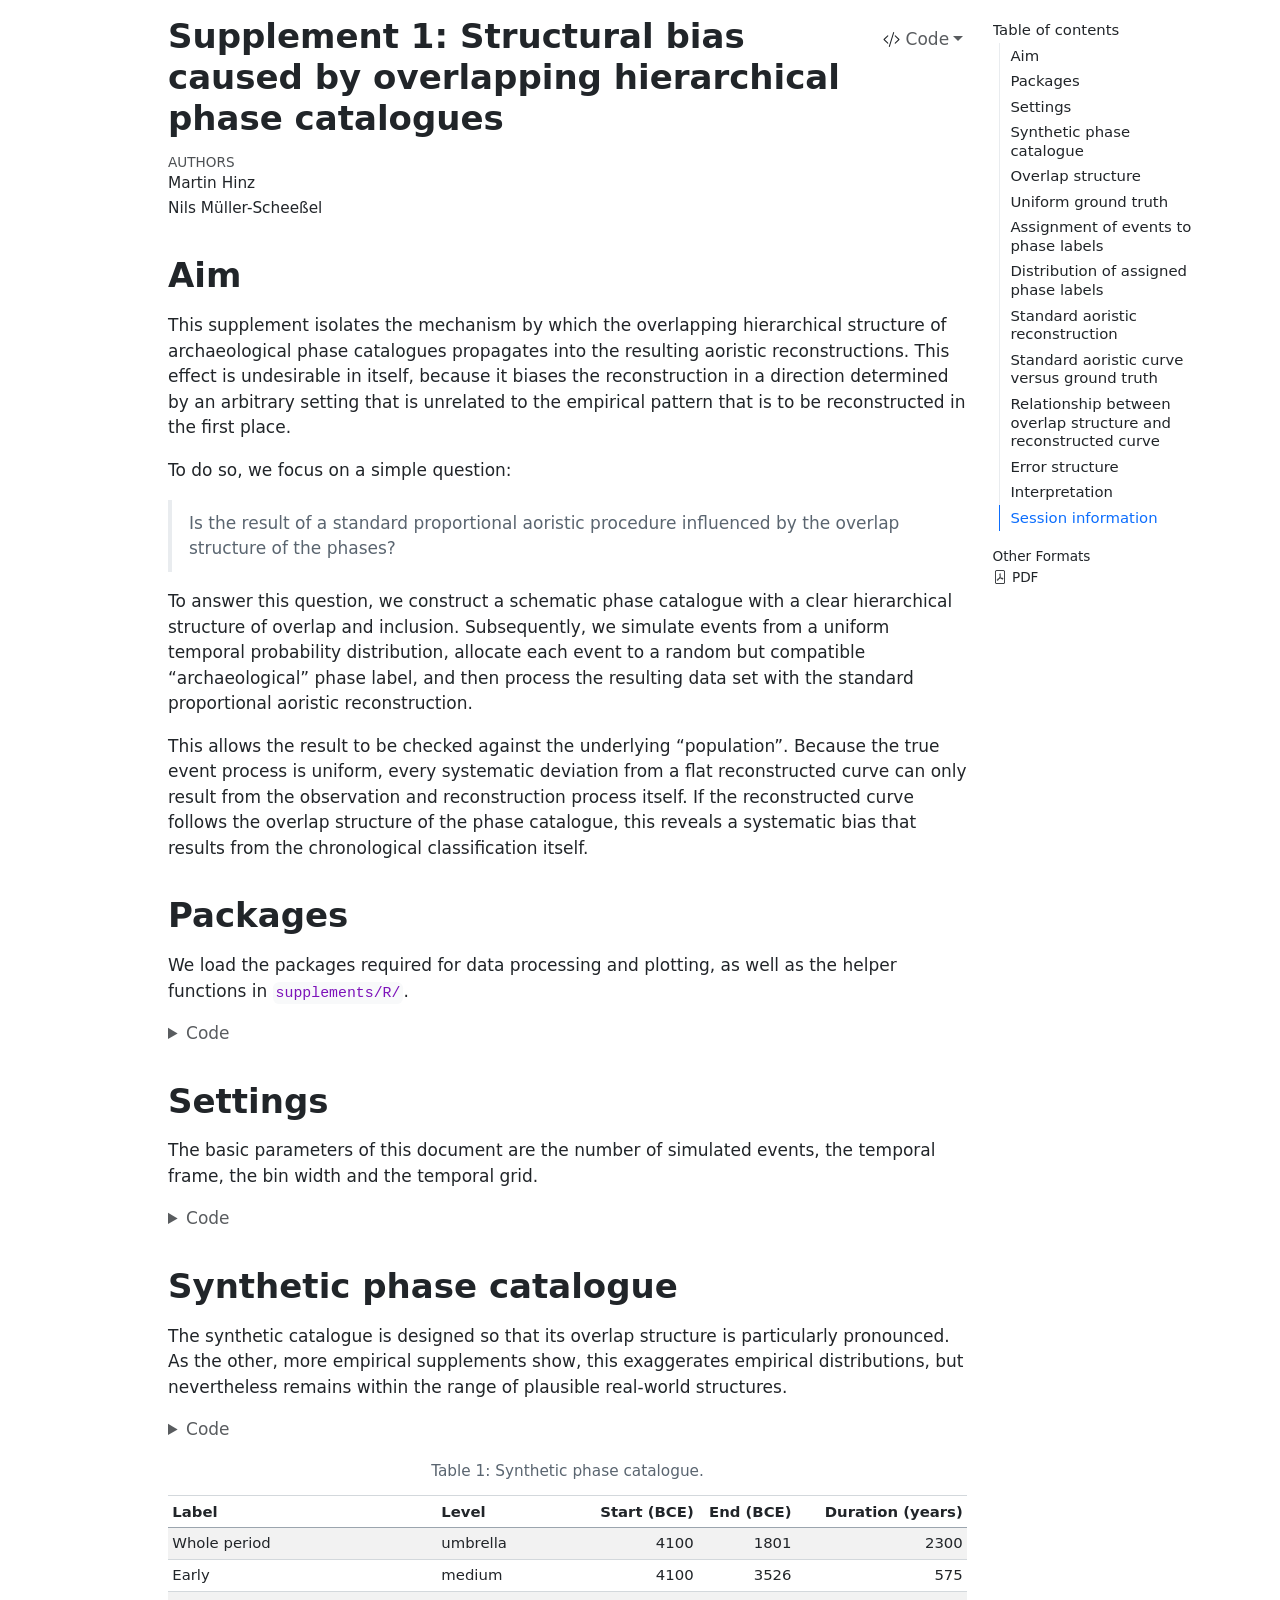
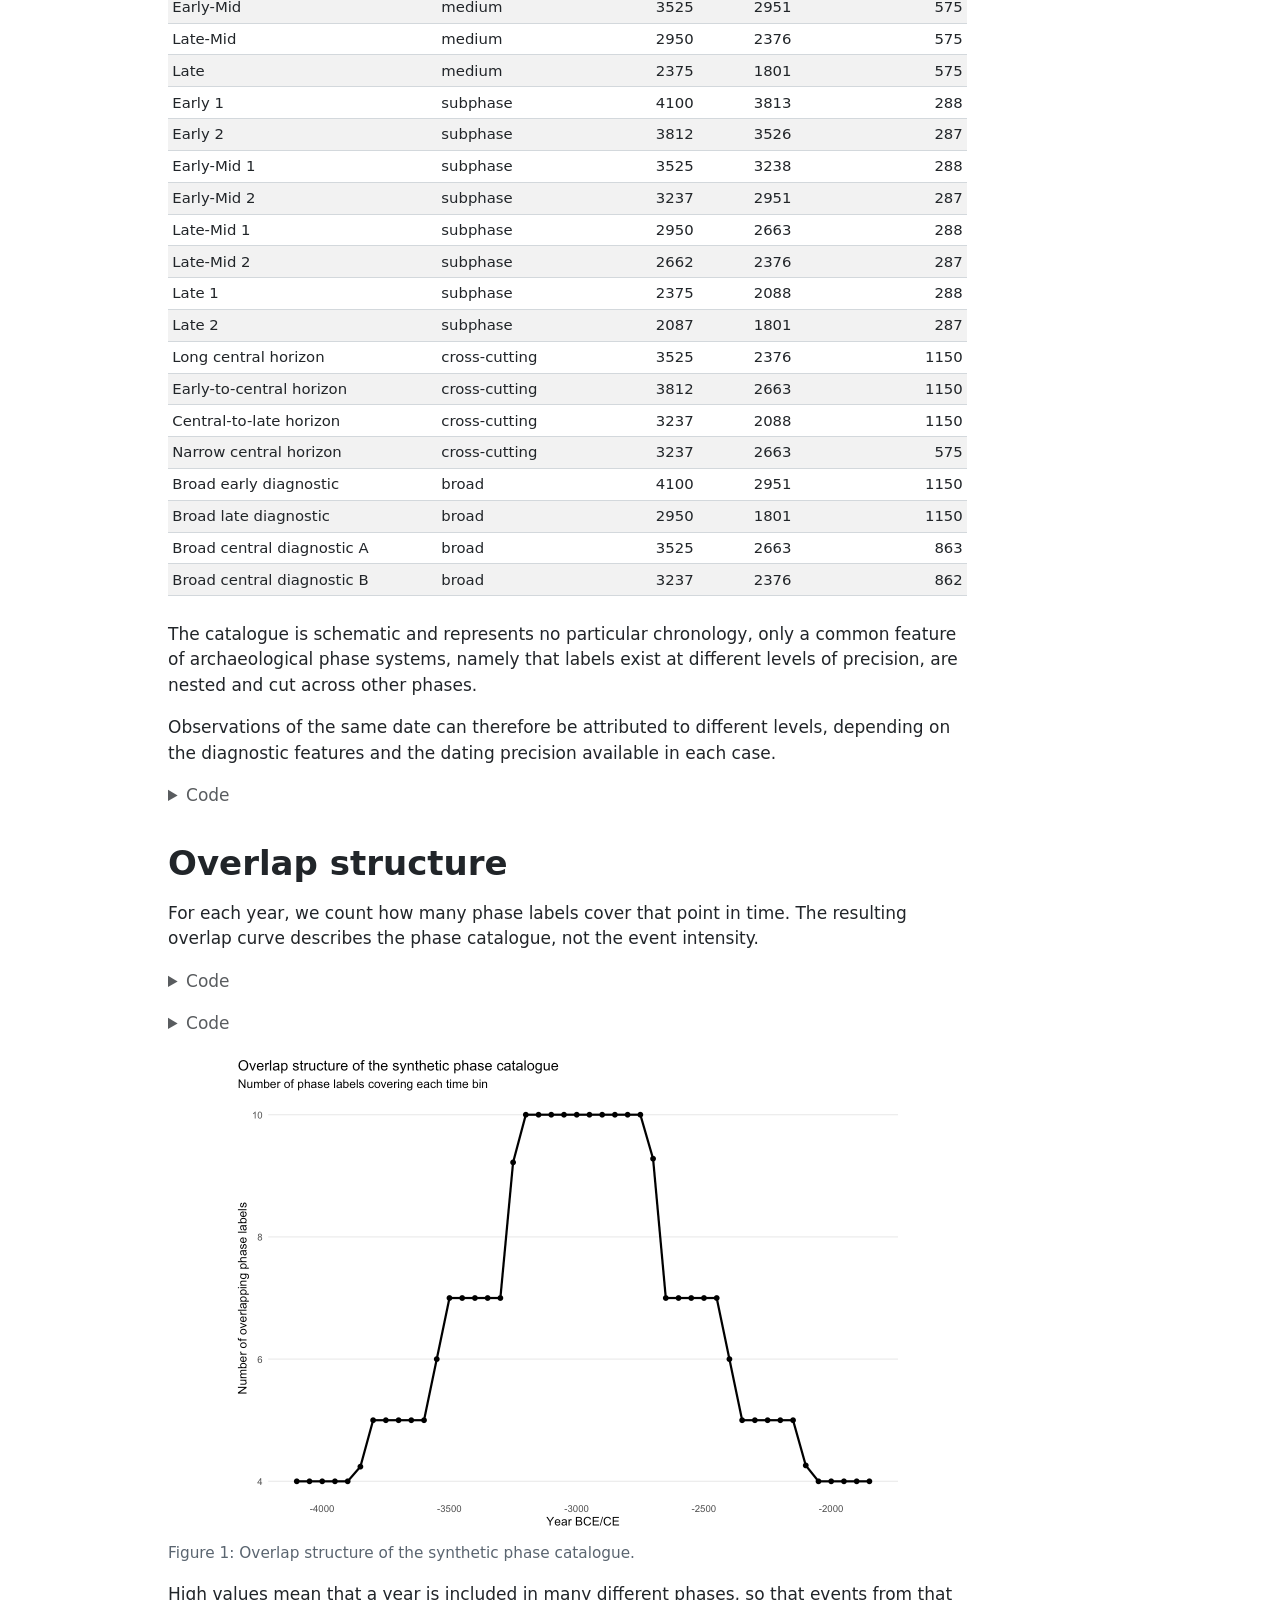
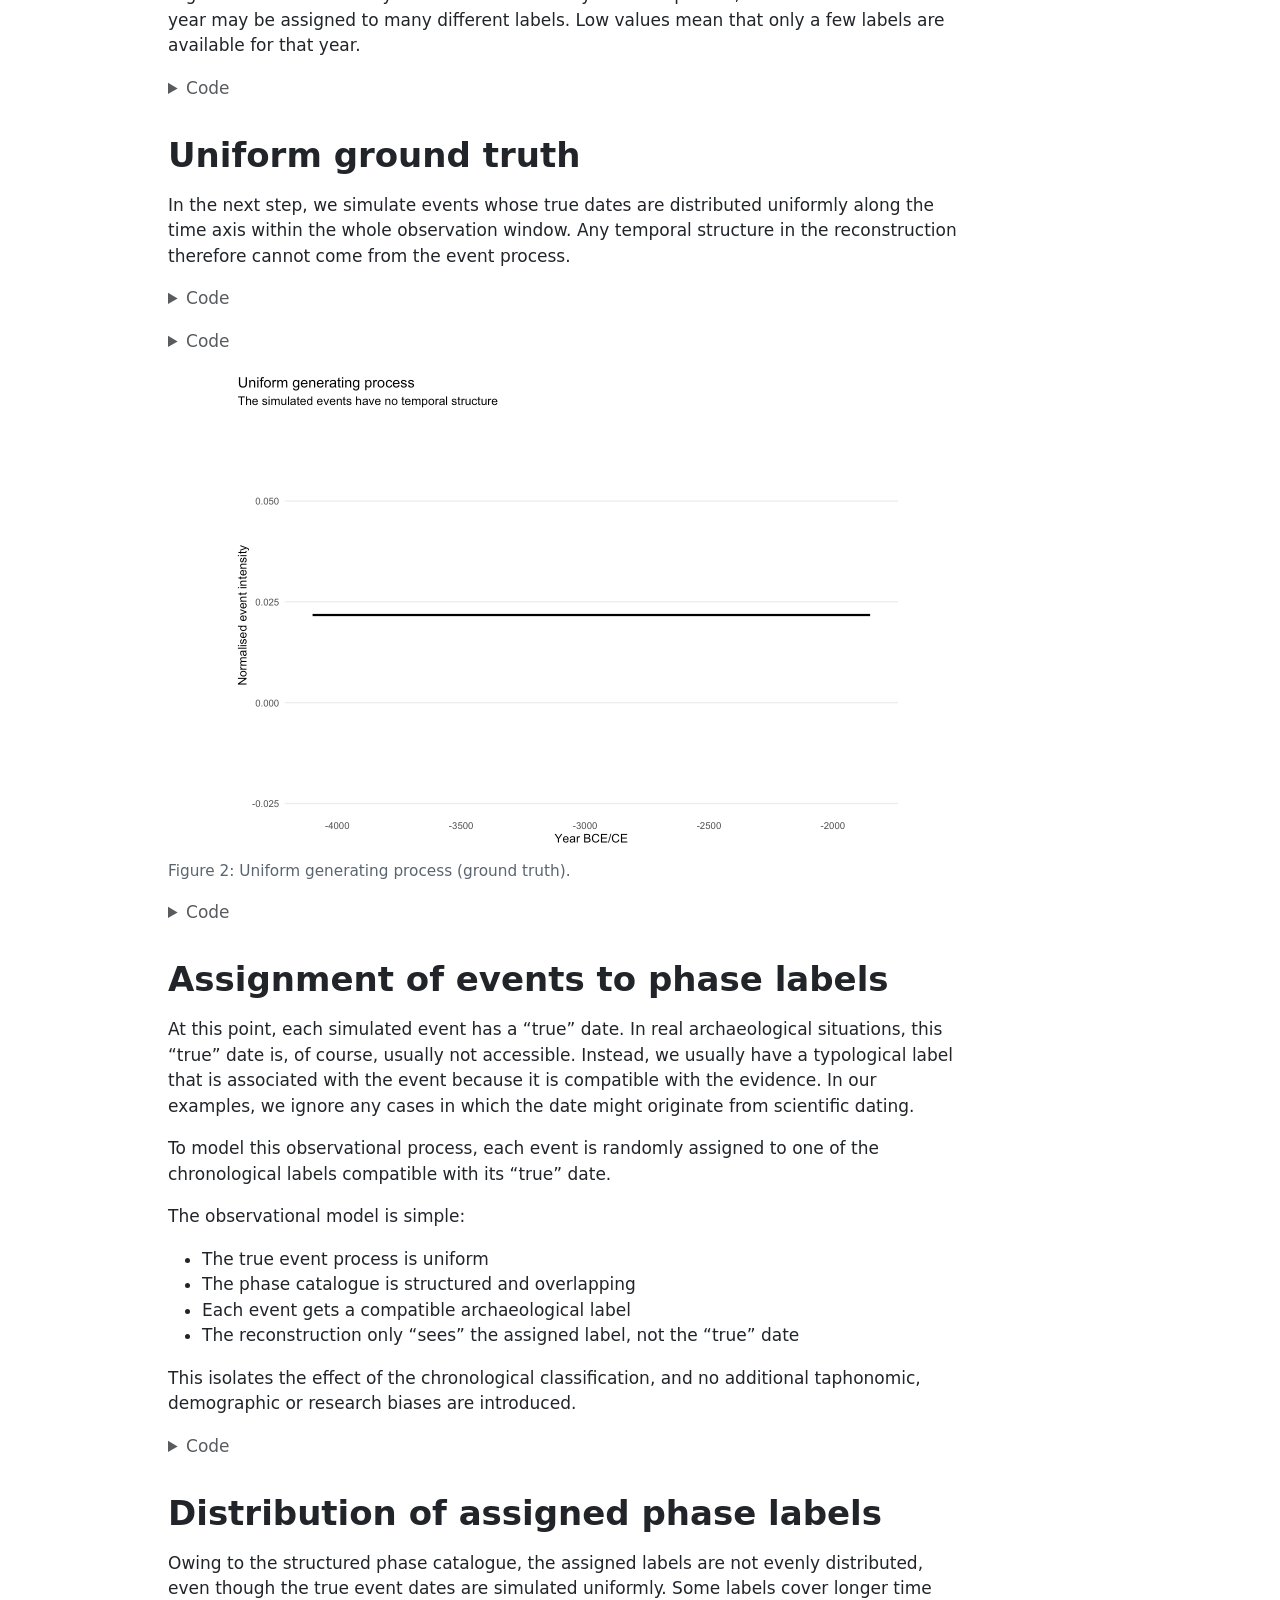
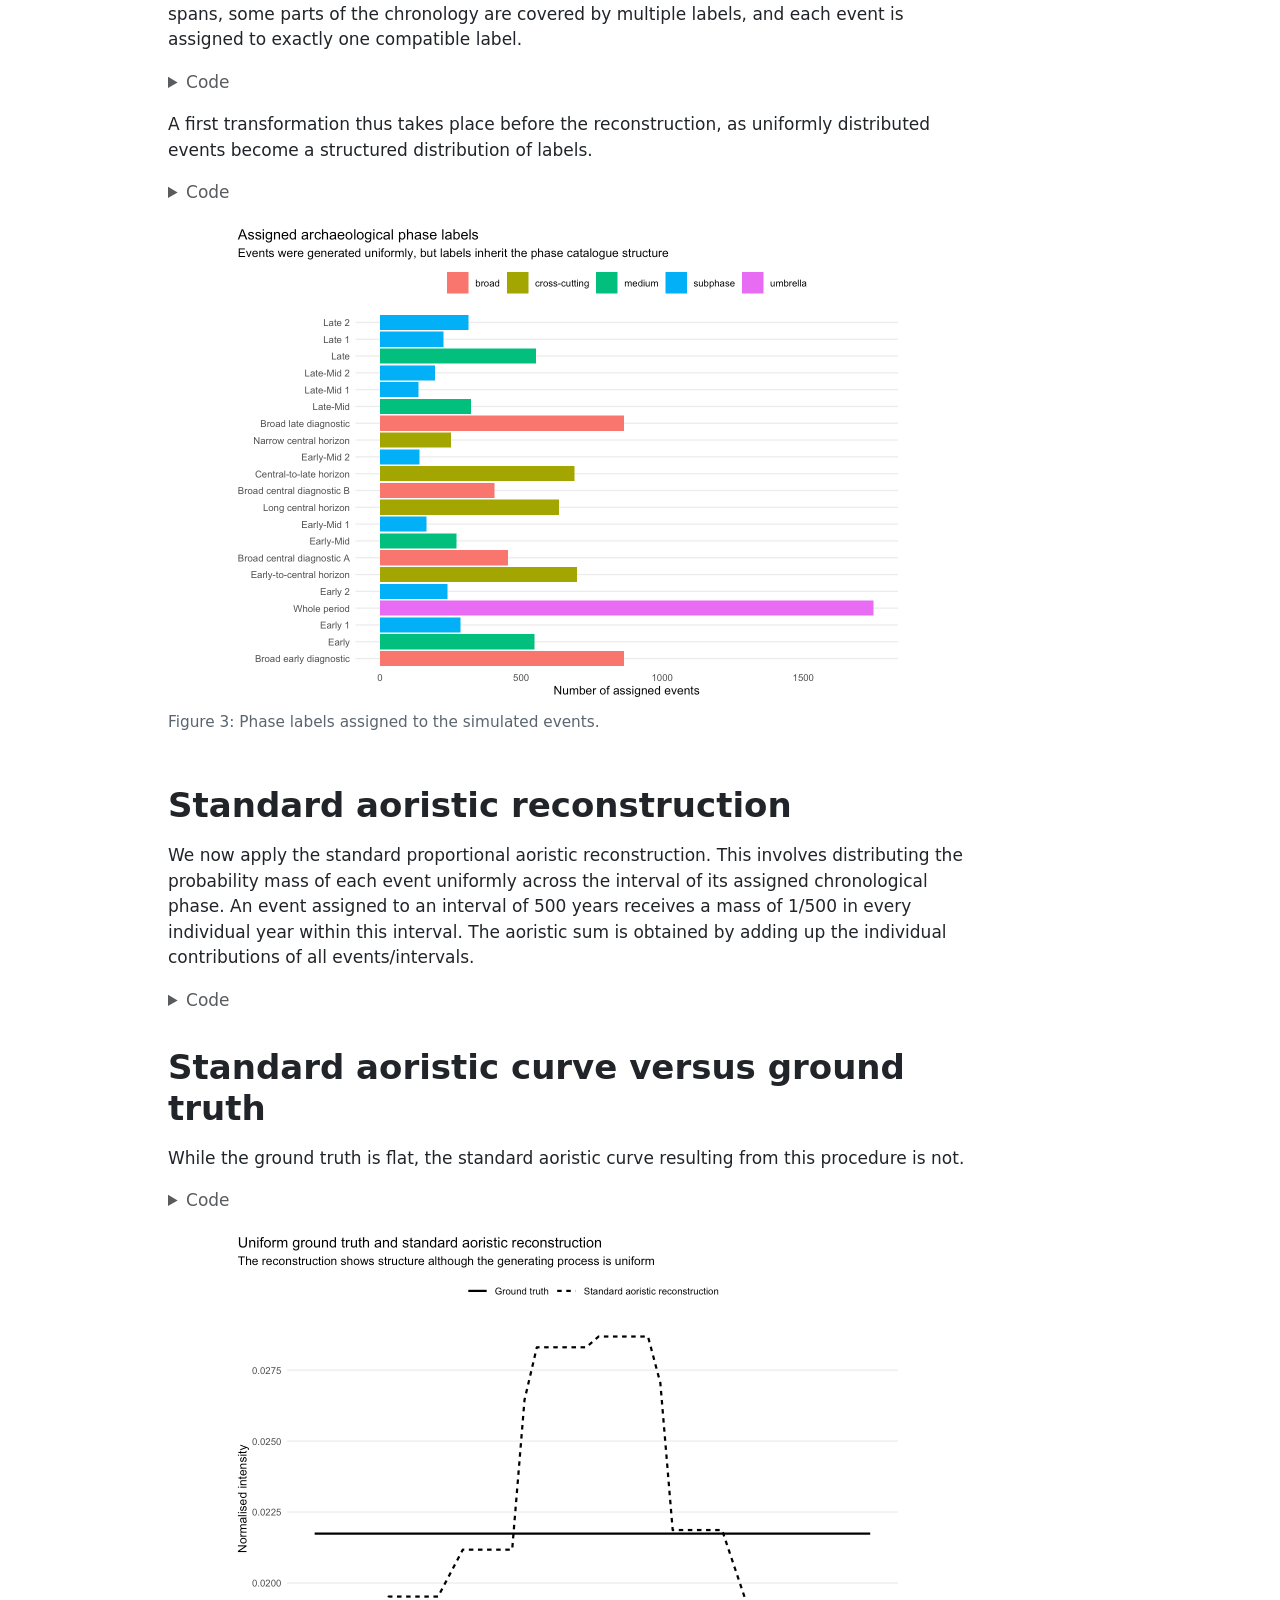
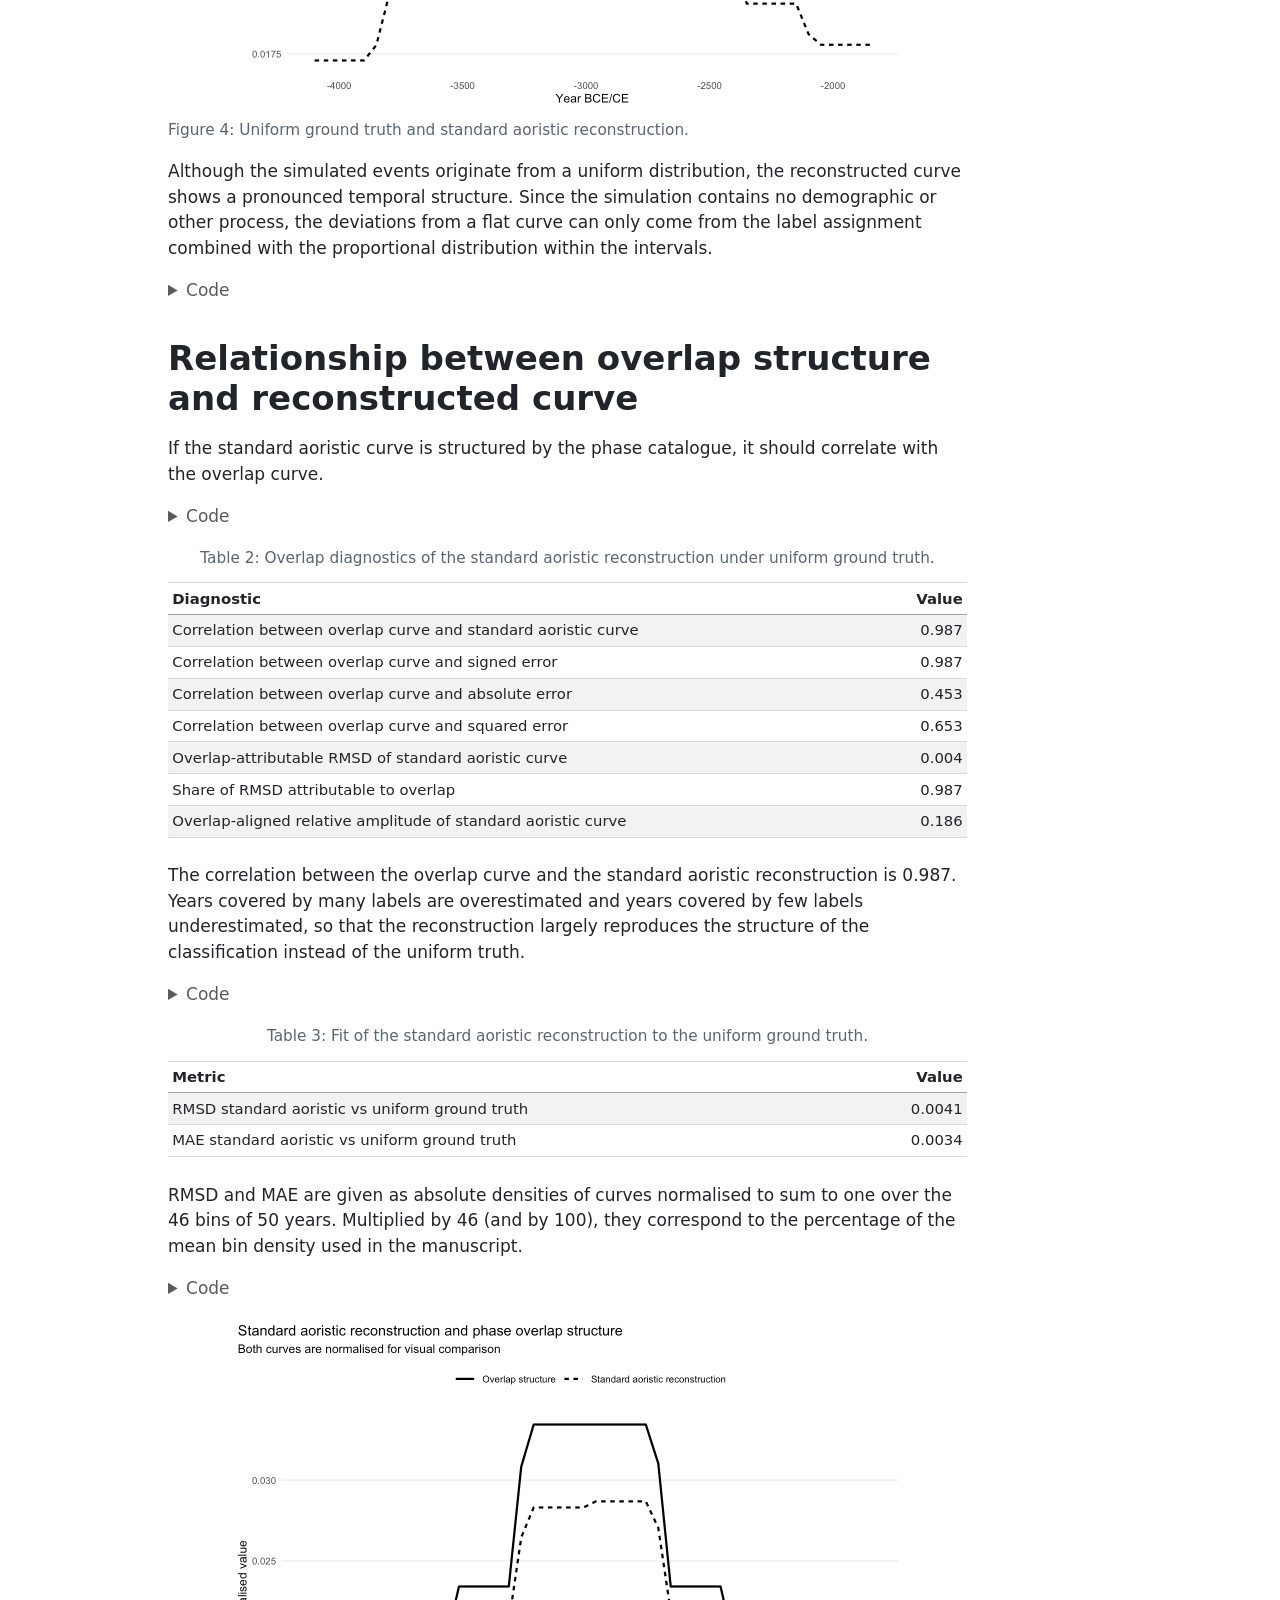
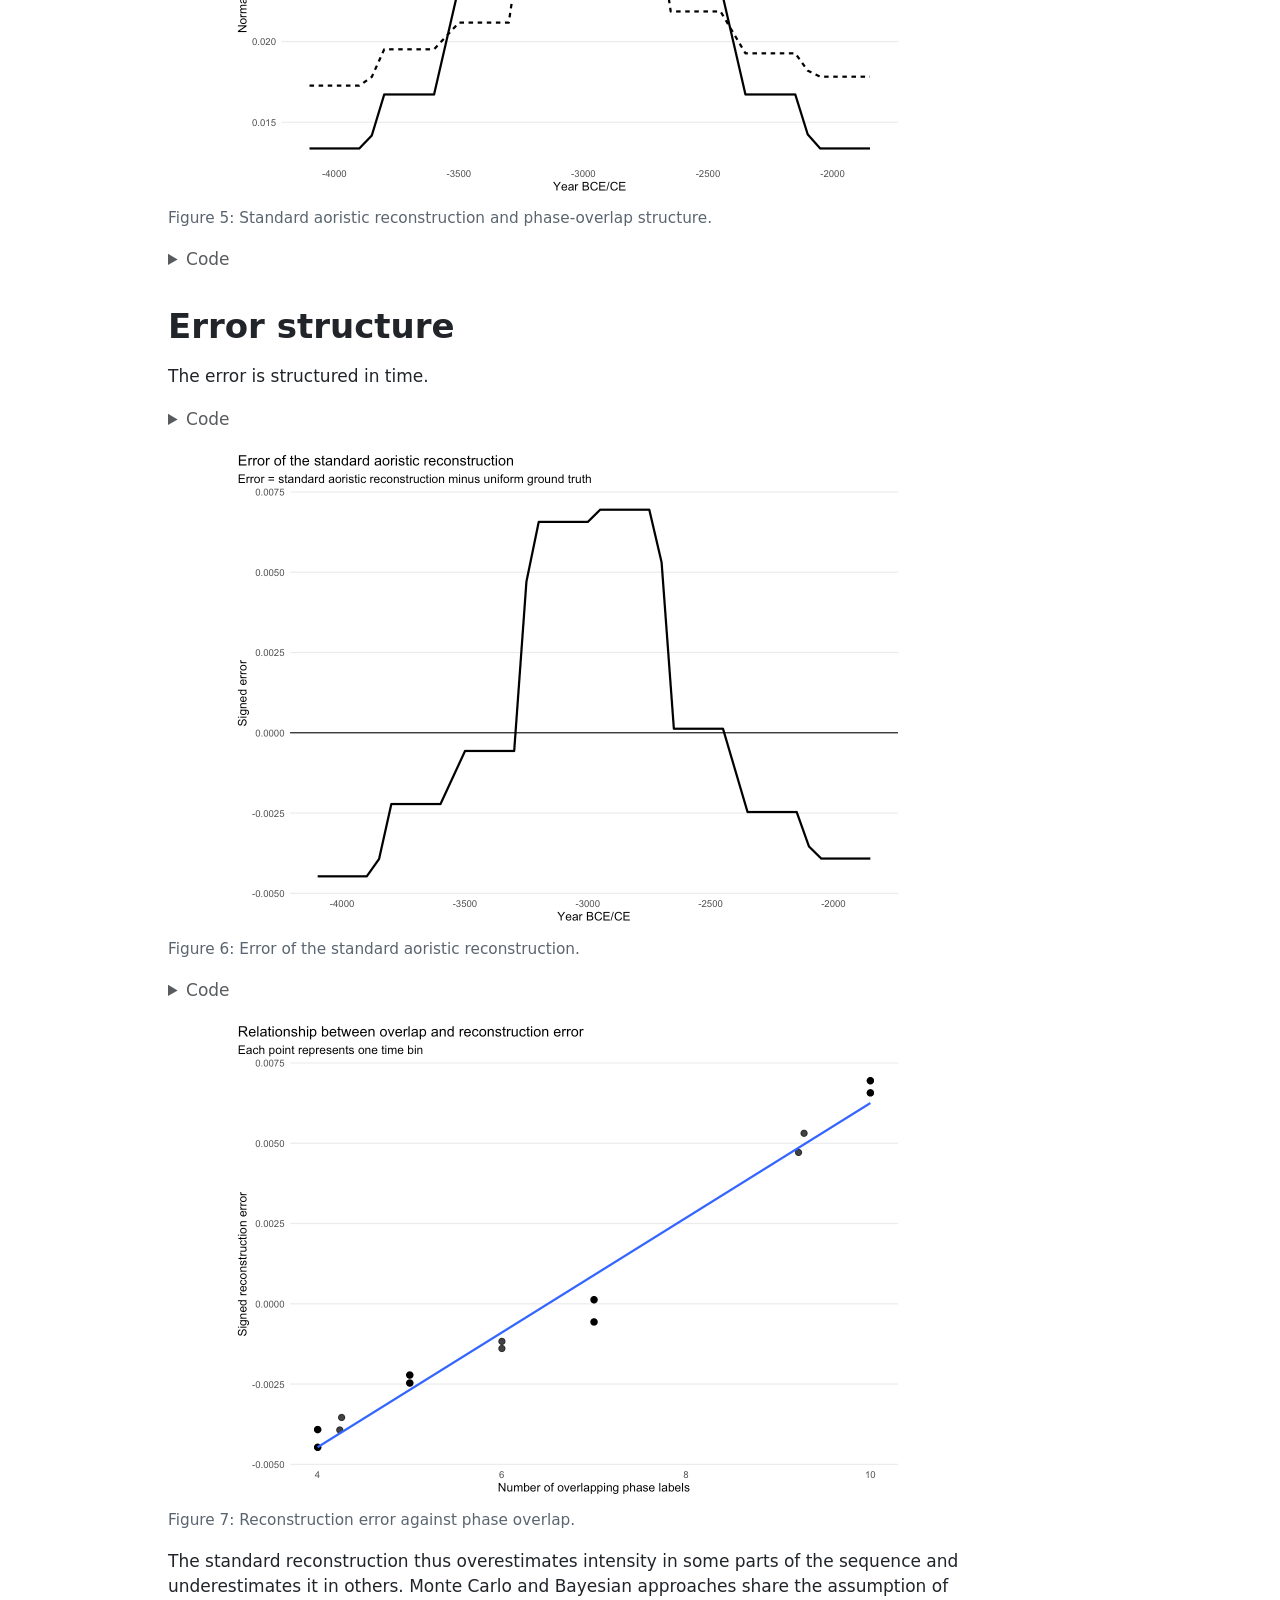
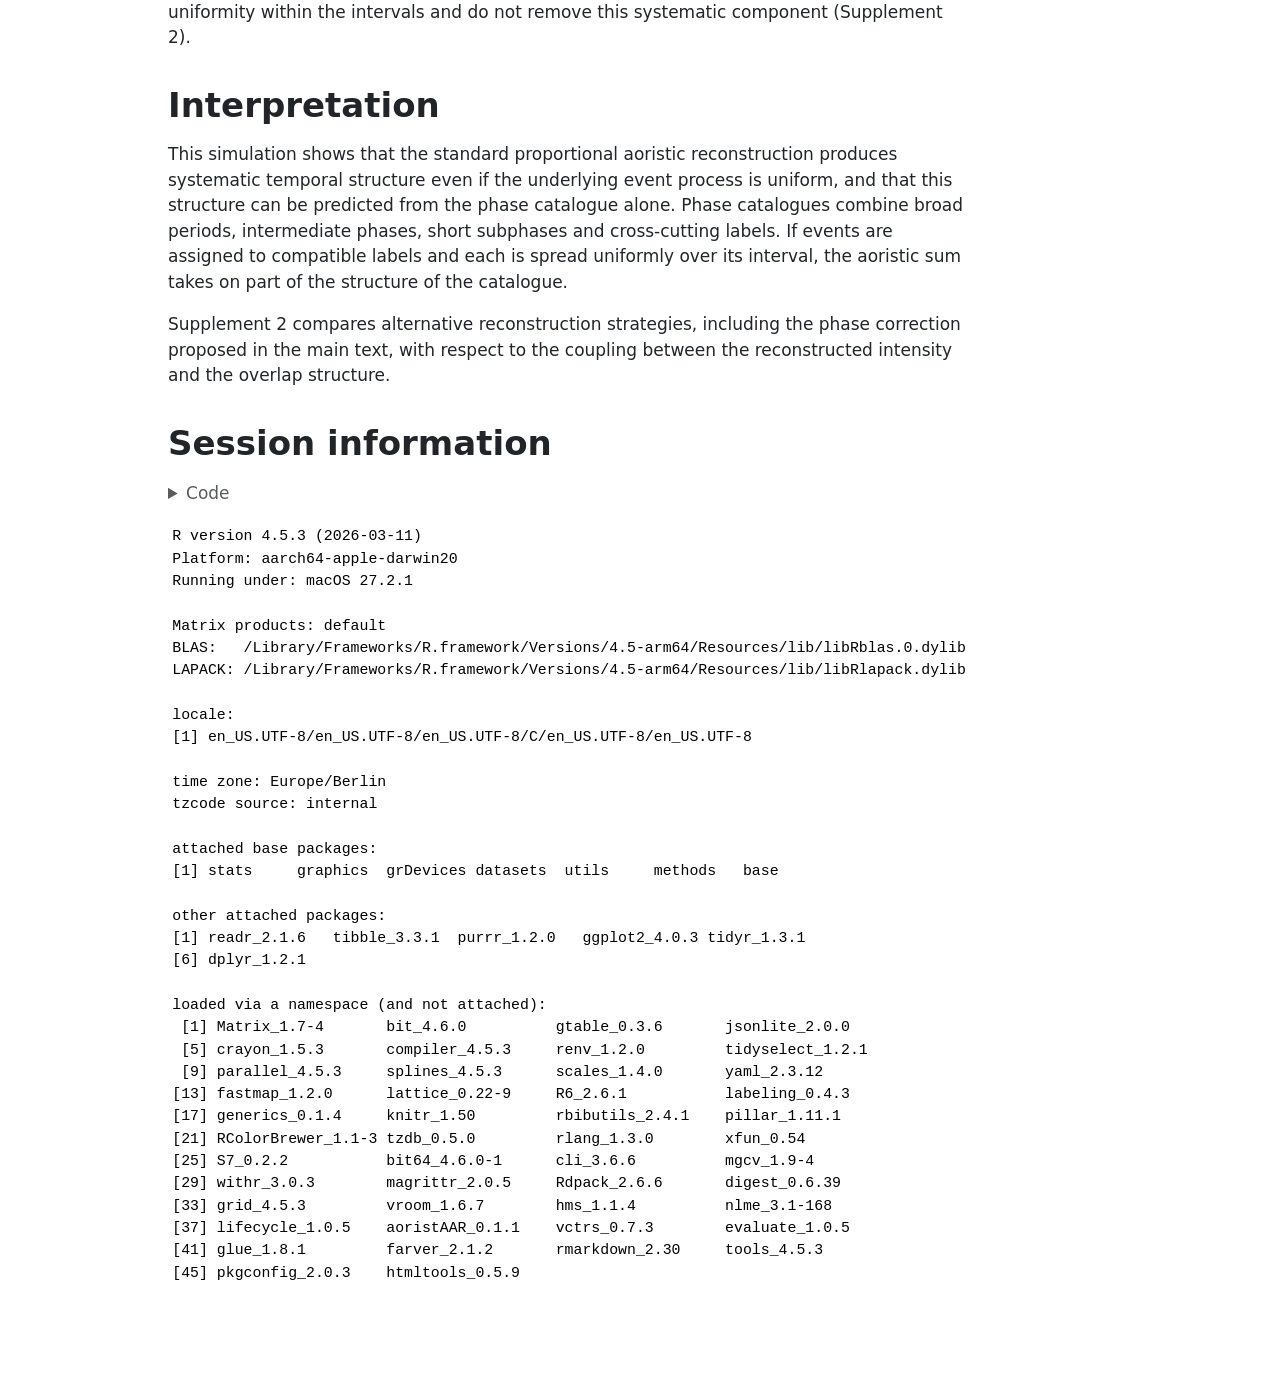
<file: docs/assets/paper/supplements/s1_structural_phase_bias.html>
<!DOCTYPE html>
<html xmlns="http://www.w3.org/1999/xhtml" lang="en-GB" xml:lang="en-GB"><head>

<meta charset="utf-8">
<meta name="generator" content="quarto-1.5.57">

<meta name="viewport" content="width=device-width, initial-scale=1.0, user-scalable=yes">

<meta name="author" content="Martin Hinz">
<meta name="author" content="Nils Müller-Scheeßel">

<title>Supplement 1: Structural bias caused by overlapping hierarchical phase catalogues</title>
<style>
code{white-space: pre-wrap;}
span.smallcaps{font-variant: small-caps;}
div.columns{display: flex; gap: min(4vw, 1.5em);}
div.column{flex: auto; overflow-x: auto;}
div.hanging-indent{margin-left: 1.5em; text-indent: -1.5em;}
ul.task-list{list-style: none;}
ul.task-list li input[type="checkbox"] {
  width: 0.8em;
  margin: 0 0.8em 0.2em -1em; /* quarto-specific, see https://github.com/quarto-dev/quarto-cli/issues/4556 */ 
  vertical-align: middle;
}
/* CSS for syntax highlighting */
pre > code.sourceCode { white-space: pre; position: relative; }
pre > code.sourceCode > span { line-height: 1.25; }
pre > code.sourceCode > span:empty { height: 1.2em; }
.sourceCode { overflow: visible; }
code.sourceCode > span { color: inherit; text-decoration: inherit; }
div.sourceCode { margin: 1em 0; }
pre.sourceCode { margin: 0; }
@media screen {
div.sourceCode { overflow: auto; }
}
@media print {
pre > code.sourceCode { white-space: pre-wrap; }
pre > code.sourceCode > span { display: inline-block; text-indent: -5em; padding-left: 5em; }
}
pre.numberSource code
  { counter-reset: source-line 0; }
pre.numberSource code > span
  { position: relative; left: -4em; counter-increment: source-line; }
pre.numberSource code > span > a:first-child::before
  { content: counter(source-line);
    position: relative; left: -1em; text-align: right; vertical-align: baseline;
    border: none; display: inline-block;
    -webkit-touch-callout: none; -webkit-user-select: none;
    -khtml-user-select: none; -moz-user-select: none;
    -ms-user-select: none; user-select: none;
    padding: 0 4px; width: 4em;
  }
pre.numberSource { margin-left: 3em;  padding-left: 4px; }
div.sourceCode
  {   }
@media screen {
pre > code.sourceCode > span > a:first-child::before { text-decoration: underline; }
}
</style>


<script src="s1_structural_phase_bias_files/libs/clipboard/clipboard.min.js"></script>
<script src="s1_structural_phase_bias_files/libs/quarto-html/quarto.js"></script>
<script src="s1_structural_phase_bias_files/libs/quarto-html/popper.min.js"></script>
<script src="s1_structural_phase_bias_files/libs/quarto-html/tippy.umd.min.js"></script>
<script src="s1_structural_phase_bias_files/libs/quarto-html/anchor.min.js"></script>
<link href="s1_structural_phase_bias_files/libs/quarto-html/tippy.css" rel="stylesheet">
<link href="s1_structural_phase_bias_files/libs/quarto-html/quarto-syntax-highlighting.css" rel="stylesheet" id="quarto-text-highlighting-styles">
<script src="s1_structural_phase_bias_files/libs/bootstrap/bootstrap.min.js"></script>
<link href="s1_structural_phase_bias_files/libs/bootstrap/bootstrap-icons.css" rel="stylesheet">
<link href="s1_structural_phase_bias_files/libs/bootstrap/bootstrap.min.css" rel="stylesheet" id="quarto-bootstrap" data-mode="light">


</head>

<body>

<div id="quarto-content" class="page-columns page-rows-contents page-layout-article">
<div id="quarto-margin-sidebar" class="sidebar margin-sidebar">
  <nav id="TOC" role="doc-toc" class="toc-active">
    <h2 id="toc-title">Table of contents</h2>
   
  <ul>
  <li><a href="#aim" id="toc-aim" class="nav-link active" data-scroll-target="#aim">Aim</a></li>
  <li><a href="#packages" id="toc-packages" class="nav-link" data-scroll-target="#packages">Packages</a></li>
  <li><a href="#settings" id="toc-settings" class="nav-link" data-scroll-target="#settings">Settings</a></li>
  <li><a href="#synthetic-phase-catalogue" id="toc-synthetic-phase-catalogue" class="nav-link" data-scroll-target="#synthetic-phase-catalogue">Synthetic phase catalogue</a></li>
  <li><a href="#overlap-structure" id="toc-overlap-structure" class="nav-link" data-scroll-target="#overlap-structure">Overlap structure</a></li>
  <li><a href="#uniform-ground-truth" id="toc-uniform-ground-truth" class="nav-link" data-scroll-target="#uniform-ground-truth">Uniform ground truth</a></li>
  <li><a href="#assignment-of-events-to-phase-labels" id="toc-assignment-of-events-to-phase-labels" class="nav-link" data-scroll-target="#assignment-of-events-to-phase-labels">Assignment of events to phase labels</a></li>
  <li><a href="#distribution-of-assigned-phase-labels" id="toc-distribution-of-assigned-phase-labels" class="nav-link" data-scroll-target="#distribution-of-assigned-phase-labels">Distribution of assigned phase labels</a></li>
  <li><a href="#standard-aoristic-reconstruction" id="toc-standard-aoristic-reconstruction" class="nav-link" data-scroll-target="#standard-aoristic-reconstruction">Standard aoristic reconstruction</a></li>
  <li><a href="#standard-aoristic-curve-versus-ground-truth" id="toc-standard-aoristic-curve-versus-ground-truth" class="nav-link" data-scroll-target="#standard-aoristic-curve-versus-ground-truth">Standard aoristic curve versus ground truth</a></li>
  <li><a href="#relationship-between-overlap-structure-and-reconstructed-curve" id="toc-relationship-between-overlap-structure-and-reconstructed-curve" class="nav-link" data-scroll-target="#relationship-between-overlap-structure-and-reconstructed-curve">Relationship between overlap structure and reconstructed curve</a></li>
  <li><a href="#error-structure" id="toc-error-structure" class="nav-link" data-scroll-target="#error-structure">Error structure</a></li>
  <li><a href="#interpretation" id="toc-interpretation" class="nav-link" data-scroll-target="#interpretation">Interpretation</a></li>
  <li><a href="#session-information" id="toc-session-information" class="nav-link" data-scroll-target="#session-information">Session information</a></li>
  </ul>
<div class="quarto-alternate-formats"><h2>Other Formats</h2><ul><li><a href="../s1_structural_phase_bias.pdf"><i class="bi bi-file-pdf"></i>PDF</a></li></ul></div></nav>
</div>
<main class="content" id="quarto-document-content">

<header id="title-block-header" class="quarto-title-block default">
<div class="quarto-title">
<div class="quarto-title-block"><div><h1 class="title">Supplement 1: Structural bias caused by overlapping hierarchical phase catalogues</h1><button type="button" class="btn code-tools-button dropdown-toggle" id="quarto-code-tools-menu" data-bs-toggle="dropdown" aria-expanded="false"><i class="bi"></i> Code</button><ul class="dropdown-menu dropdown-menu-end" aria-labelelledby="quarto-code-tools-menu"><li><a id="quarto-show-all-code" class="dropdown-item" href="javascript:void(0)" role="button">Show All Code</a></li><li><a id="quarto-hide-all-code" class="dropdown-item" href="javascript:void(0)" role="button">Hide All Code</a></li><li><hr class="dropdown-divider"></li><li><a id="quarto-view-source" class="dropdown-item" href="javascript:void(0)" role="button">View Source</a></li></ul></div></div>
</div>



<div class="quarto-title-meta">

    <div>
    <div class="quarto-title-meta-heading">Authors</div>
    <div class="quarto-title-meta-contents">
             <p>Martin Hinz </p>
             <p>Nils Müller-Scheeßel </p>
          </div>
  </div>
    
  
    
  </div>
  


</header>


<section id="aim" class="level1">
<h1>Aim</h1>
<p>This supplement isolates the mechanism by which the overlapping hierarchical structure of archaeological phase catalogues propagates into the resulting aoristic reconstructions. This effect is undesirable in itself, because it biases the reconstruction in a direction determined by an arbitrary setting that is unrelated to the empirical pattern that is to be reconstructed in the first place.</p>
<p>To do so, we focus on a simple question:</p>
<blockquote class="blockquote">
<p>Is the result of a standard proportional aoristic procedure influenced by the overlap structure of the phases?</p>
</blockquote>
<p>To answer this question, we construct a schematic phase catalogue with a clear hierarchical structure of overlap and inclusion. Subsequently, we simulate events from a uniform temporal probability distribution, allocate each event to a random but compatible “archaeological” phase label, and then process the resulting data set with the standard proportional aoristic reconstruction.</p>
<p>This allows the result to be checked against the underlying “population”. Because the true event process is uniform, every systematic deviation from a flat reconstructed curve can only result from the observation and reconstruction process itself. If the reconstructed curve follows the overlap structure of the phase catalogue, this reveals a systematic bias that results from the chronological classification itself.</p>
</section>
<section id="packages" class="level1">
<h1>Packages</h1>
<p>We load the packages required for data processing and plotting, as well as the helper functions in <code>supplements/R/</code>.</p>
<div class="cell">
<details class="code-fold">
<summary>Code</summary>
<div class="sourceCode cell-code" id="cb1"><pre class="sourceCode r code-with-copy"><code class="sourceCode r"><span id="cb1-1"><a href="#cb1-1" aria-hidden="true" tabindex="-1"></a><span class="fu">library</span>(dplyr)</span>
<span id="cb1-2"><a href="#cb1-2" aria-hidden="true" tabindex="-1"></a><span class="fu">library</span>(tidyr)</span>
<span id="cb1-3"><a href="#cb1-3" aria-hidden="true" tabindex="-1"></a><span class="fu">library</span>(ggplot2)</span>
<span id="cb1-4"><a href="#cb1-4" aria-hidden="true" tabindex="-1"></a><span class="fu">library</span>(purrr)</span>
<span id="cb1-5"><a href="#cb1-5" aria-hidden="true" tabindex="-1"></a><span class="fu">library</span>(tibble)</span>
<span id="cb1-6"><a href="#cb1-6" aria-hidden="true" tabindex="-1"></a><span class="fu">library</span>(readr)</span>
<span id="cb1-7"><a href="#cb1-7" aria-hidden="true" tabindex="-1"></a></span>
<span id="cb1-8"><a href="#cb1-8" aria-hidden="true" tabindex="-1"></a><span class="fu">source</span>(<span class="st">"R/aoristic_helpers.R"</span>)</span></code><button title="Copy to Clipboard" class="code-copy-button"><i class="bi"></i></button></pre></div>
</details>
</div>
</section>
<section id="settings" class="level1">
<h1>Settings</h1>
<p>The basic parameters of this document are the number of simulated events, the temporal frame, the bin width and the temporal grid.</p>
<div class="cell">
<details class="code-fold">
<summary>Code</summary>
<div class="sourceCode cell-code" id="cb2"><pre class="sourceCode r code-with-copy"><code class="sourceCode r"><span id="cb2-1"><a href="#cb2-1" aria-hidden="true" tabindex="-1"></a><span class="fu">set.seed</span>(<span class="dv">42</span>)</span>
<span id="cb2-2"><a href="#cb2-2" aria-hidden="true" tabindex="-1"></a></span>
<span id="cb2-3"><a href="#cb2-3" aria-hidden="true" tabindex="-1"></a><span class="fu">dir.create</span>(<span class="st">"outputs"</span>, <span class="at">showWarnings =</span> <span class="cn">FALSE</span>, <span class="at">recursive =</span> <span class="cn">TRUE</span>)</span>
<span id="cb2-4"><a href="#cb2-4" aria-hidden="true" tabindex="-1"></a><span class="fu">dir.create</span>(<span class="st">"figures"</span>, <span class="at">showWarnings =</span> <span class="cn">FALSE</span>, <span class="at">recursive =</span> <span class="cn">TRUE</span>)</span>
<span id="cb2-5"><a href="#cb2-5" aria-hidden="true" tabindex="-1"></a></span>
<span id="cb2-6"><a href="#cb2-6" aria-hidden="true" tabindex="-1"></a>n_events <span class="ot">&lt;-</span> <span class="dv">10000</span></span>
<span id="cb2-7"><a href="#cb2-7" aria-hidden="true" tabindex="-1"></a></span>
<span id="cb2-8"><a href="#cb2-8" aria-hidden="true" tabindex="-1"></a>time_min <span class="ot">&lt;-</span> <span class="sc">-</span><span class="dv">4100</span></span>
<span id="cb2-9"><a href="#cb2-9" aria-hidden="true" tabindex="-1"></a>time_max <span class="ot">&lt;-</span> <span class="sc">-</span><span class="dv">1800</span></span>
<span id="cb2-10"><a href="#cb2-10" aria-hidden="true" tabindex="-1"></a></span>
<span id="cb2-11"><a href="#cb2-11" aria-hidden="true" tabindex="-1"></a>year_grid <span class="ot">&lt;-</span> <span class="fu">seq</span>(time_min, time_max <span class="sc">-</span> <span class="dv">1</span>, <span class="at">by =</span> <span class="dv">1</span>)</span>
<span id="cb2-12"><a href="#cb2-12" aria-hidden="true" tabindex="-1"></a></span>
<span id="cb2-13"><a href="#cb2-13" aria-hidden="true" tabindex="-1"></a>bin_width <span class="ot">&lt;-</span> <span class="dv">50</span></span></code><button title="Copy to Clipboard" class="code-copy-button"><i class="bi"></i></button></pre></div>
</details>
</div>
</section>
<section id="synthetic-phase-catalogue" class="level1">
<h1>Synthetic phase catalogue</h1>
<p>The synthetic catalogue is designed so that its overlap structure is particularly pronounced. As the other, more empirical supplements show, this exaggerates empirical distributions, but nevertheless remains within the range of plausible real-world structures.</p>
<div class="cell">
<details class="code-fold">
<summary>Code</summary>
<div class="sourceCode cell-code" id="cb3"><pre class="sourceCode r code-with-copy"><code class="sourceCode r"><span id="cb3-1"><a href="#cb3-1" aria-hidden="true" tabindex="-1"></a>phase_catalogue <span class="ot">&lt;-</span> <span class="fu">tribble</span>(</span>
<span id="cb3-2"><a href="#cb3-2" aria-hidden="true" tabindex="-1"></a>  <span class="sc">~</span>name, <span class="sc">~</span>level, <span class="sc">~</span>from, <span class="sc">~</span>to,</span>
<span id="cb3-3"><a href="#cb3-3" aria-hidden="true" tabindex="-1"></a></span>
<span id="cb3-4"><a href="#cb3-4" aria-hidden="true" tabindex="-1"></a>  <span class="st">"Whole period"</span>, <span class="st">"umbrella"</span>, <span class="sc">-</span><span class="dv">4100</span>, <span class="sc">-</span><span class="dv">1800</span>,</span>
<span id="cb3-5"><a href="#cb3-5" aria-hidden="true" tabindex="-1"></a></span>
<span id="cb3-6"><a href="#cb3-6" aria-hidden="true" tabindex="-1"></a>  <span class="st">"Early"</span>,      <span class="st">"medium"</span>, <span class="sc">-</span><span class="dv">4100</span>, <span class="sc">-</span><span class="dv">3525</span>,</span>
<span id="cb3-7"><a href="#cb3-7" aria-hidden="true" tabindex="-1"></a>  <span class="st">"Early-Mid"</span>,  <span class="st">"medium"</span>, <span class="sc">-</span><span class="dv">3525</span>, <span class="sc">-</span><span class="dv">2950</span>,</span>
<span id="cb3-8"><a href="#cb3-8" aria-hidden="true" tabindex="-1"></a>  <span class="st">"Late-Mid"</span>,   <span class="st">"medium"</span>, <span class="sc">-</span><span class="dv">2950</span>, <span class="sc">-</span><span class="dv">2375</span>,</span>
<span id="cb3-9"><a href="#cb3-9" aria-hidden="true" tabindex="-1"></a>  <span class="st">"Late"</span>,       <span class="st">"medium"</span>, <span class="sc">-</span><span class="dv">2375</span>, <span class="sc">-</span><span class="dv">1800</span>,</span>
<span id="cb3-10"><a href="#cb3-10" aria-hidden="true" tabindex="-1"></a></span>
<span id="cb3-11"><a href="#cb3-11" aria-hidden="true" tabindex="-1"></a>  <span class="st">"Early 1"</span>,     <span class="st">"subphase"</span>, <span class="sc">-</span><span class="dv">4100</span>, <span class="sc">-</span><span class="dv">3812</span>,</span>
<span id="cb3-12"><a href="#cb3-12" aria-hidden="true" tabindex="-1"></a>  <span class="st">"Early 2"</span>,     <span class="st">"subphase"</span>, <span class="sc">-</span><span class="dv">3812</span>, <span class="sc">-</span><span class="dv">3525</span>,</span>
<span id="cb3-13"><a href="#cb3-13" aria-hidden="true" tabindex="-1"></a>  <span class="st">"Early-Mid 1"</span>, <span class="st">"subphase"</span>, <span class="sc">-</span><span class="dv">3525</span>, <span class="sc">-</span><span class="dv">3237</span>,</span>
<span id="cb3-14"><a href="#cb3-14" aria-hidden="true" tabindex="-1"></a>  <span class="st">"Early-Mid 2"</span>, <span class="st">"subphase"</span>, <span class="sc">-</span><span class="dv">3237</span>, <span class="sc">-</span><span class="dv">2950</span>,</span>
<span id="cb3-15"><a href="#cb3-15" aria-hidden="true" tabindex="-1"></a>  <span class="st">"Late-Mid 1"</span>,  <span class="st">"subphase"</span>, <span class="sc">-</span><span class="dv">2950</span>, <span class="sc">-</span><span class="dv">2662</span>,</span>
<span id="cb3-16"><a href="#cb3-16" aria-hidden="true" tabindex="-1"></a>  <span class="st">"Late-Mid 2"</span>,  <span class="st">"subphase"</span>, <span class="sc">-</span><span class="dv">2662</span>, <span class="sc">-</span><span class="dv">2375</span>,</span>
<span id="cb3-17"><a href="#cb3-17" aria-hidden="true" tabindex="-1"></a>  <span class="st">"Late 1"</span>,      <span class="st">"subphase"</span>, <span class="sc">-</span><span class="dv">2375</span>, <span class="sc">-</span><span class="dv">2087</span>,</span>
<span id="cb3-18"><a href="#cb3-18" aria-hidden="true" tabindex="-1"></a>  <span class="st">"Late 2"</span>,      <span class="st">"subphase"</span>, <span class="sc">-</span><span class="dv">2087</span>, <span class="sc">-</span><span class="dv">1800</span>,</span>
<span id="cb3-19"><a href="#cb3-19" aria-hidden="true" tabindex="-1"></a></span>
<span id="cb3-20"><a href="#cb3-20" aria-hidden="true" tabindex="-1"></a>  <span class="st">"Long central horizon"</span>,       <span class="st">"cross-cutting"</span>, <span class="sc">-</span><span class="dv">3525</span>, <span class="sc">-</span><span class="dv">2375</span>,</span>
<span id="cb3-21"><a href="#cb3-21" aria-hidden="true" tabindex="-1"></a>  <span class="st">"Early-to-central horizon"</span>,   <span class="st">"cross-cutting"</span>, <span class="sc">-</span><span class="dv">3812</span>, <span class="sc">-</span><span class="dv">2662</span>,</span>
<span id="cb3-22"><a href="#cb3-22" aria-hidden="true" tabindex="-1"></a>  <span class="st">"Central-to-late horizon"</span>,    <span class="st">"cross-cutting"</span>, <span class="sc">-</span><span class="dv">3237</span>, <span class="sc">-</span><span class="dv">2087</span>,</span>
<span id="cb3-23"><a href="#cb3-23" aria-hidden="true" tabindex="-1"></a>  <span class="st">"Narrow central horizon"</span>,     <span class="st">"cross-cutting"</span>, <span class="sc">-</span><span class="dv">3237</span>, <span class="sc">-</span><span class="dv">2662</span>,</span>
<span id="cb3-24"><a href="#cb3-24" aria-hidden="true" tabindex="-1"></a></span>
<span id="cb3-25"><a href="#cb3-25" aria-hidden="true" tabindex="-1"></a>  <span class="st">"Broad early diagnostic"</span>,     <span class="st">"broad"</span>, <span class="sc">-</span><span class="dv">4100</span>, <span class="sc">-</span><span class="dv">2950</span>,</span>
<span id="cb3-26"><a href="#cb3-26" aria-hidden="true" tabindex="-1"></a>  <span class="st">"Broad late diagnostic"</span>,      <span class="st">"broad"</span>, <span class="sc">-</span><span class="dv">2950</span>, <span class="sc">-</span><span class="dv">1800</span>,</span>
<span id="cb3-27"><a href="#cb3-27" aria-hidden="true" tabindex="-1"></a>  <span class="st">"Broad central diagnostic A"</span>, <span class="st">"broad"</span>, <span class="sc">-</span><span class="dv">3525</span>, <span class="sc">-</span><span class="dv">2662</span>,</span>
<span id="cb3-28"><a href="#cb3-28" aria-hidden="true" tabindex="-1"></a>  <span class="st">"Broad central diagnostic B"</span>, <span class="st">"broad"</span>, <span class="sc">-</span><span class="dv">3237</span>, <span class="sc">-</span><span class="dv">2375</span></span>
<span id="cb3-29"><a href="#cb3-29" aria-hidden="true" tabindex="-1"></a>) <span class="sc">|&gt;</span></span>
<span id="cb3-30"><a href="#cb3-30" aria-hidden="true" tabindex="-1"></a>  <span class="fu">mutate</span>(<span class="at">width =</span> to <span class="sc">-</span> from, <span class="at">to_label =</span> to <span class="sc">-</span> <span class="dv">1</span>)</span>
<span id="cb3-31"><a href="#cb3-31" aria-hidden="true" tabindex="-1"></a></span>
<span id="cb3-32"><a href="#cb3-32" aria-hidden="true" tabindex="-1"></a>phase_catalogue <span class="sc">|&gt;</span></span>
<span id="cb3-33"><a href="#cb3-33" aria-hidden="true" tabindex="-1"></a>  <span class="fu">transmute</span>(<span class="at">Label =</span> name, <span class="at">Level =</span> level, <span class="st">`</span><span class="at">Start (BCE)</span><span class="st">`</span> <span class="ot">=</span> <span class="fu">abs</span>(from),</span>
<span id="cb3-34"><a href="#cb3-34" aria-hidden="true" tabindex="-1"></a>            <span class="st">`</span><span class="at">End (BCE)</span><span class="st">`</span> <span class="ot">=</span> <span class="fu">abs</span>(to_label), <span class="st">`</span><span class="at">Duration (years)</span><span class="st">`</span> <span class="ot">=</span> width) <span class="sc">|&gt;</span></span>
<span id="cb3-35"><a href="#cb3-35" aria-hidden="true" tabindex="-1"></a>  <span class="fu">kbl</span>()</span></code><button title="Copy to Clipboard" class="code-copy-button"><i class="bi"></i></button></pre></div>
</details>
<div id="tbl-s1-catalogue" class="cell quarto-float quarto-figure quarto-figure-center anchored">
<figure class="quarto-float quarto-float-tbl figure">
<figcaption class="quarto-float-caption-top quarto-float-caption quarto-float-tbl" id="tbl-s1-catalogue-caption-0ceaefa1-69ba-4598-a22c-09a6ac19f8ca">
Table&nbsp;1: Synthetic phase catalogue.
</figcaption>
<div aria-describedby="tbl-s1-catalogue-caption-0ceaefa1-69ba-4598-a22c-09a6ac19f8ca">
<div class="cell-output-display">
<table class="do-not-create-environment cell caption-top table table-sm table-striped small">
<colgroup>
<col style="width: 33%">
<col style="width: 17%">
<col style="width: 15%">
<col style="width: 12%">
<col style="width: 21%">
</colgroup>
<thead>
<tr class="header">
<th style="text-align: left;">Label</th>
<th style="text-align: left;">Level</th>
<th style="text-align: right;">Start (BCE)</th>
<th style="text-align: right;">End (BCE)</th>
<th style="text-align: right;">Duration (years)</th>
</tr>
</thead>
<tbody>
<tr class="odd">
<td style="text-align: left;">Whole period</td>
<td style="text-align: left;">umbrella</td>
<td style="text-align: right;">4100</td>
<td style="text-align: right;">1801</td>
<td style="text-align: right;">2300</td>
</tr>
<tr class="even">
<td style="text-align: left;">Early</td>
<td style="text-align: left;">medium</td>
<td style="text-align: right;">4100</td>
<td style="text-align: right;">3526</td>
<td style="text-align: right;">575</td>
</tr>
<tr class="odd">
<td style="text-align: left;">Early-Mid</td>
<td style="text-align: left;">medium</td>
<td style="text-align: right;">3525</td>
<td style="text-align: right;">2951</td>
<td style="text-align: right;">575</td>
</tr>
<tr class="even">
<td style="text-align: left;">Late-Mid</td>
<td style="text-align: left;">medium</td>
<td style="text-align: right;">2950</td>
<td style="text-align: right;">2376</td>
<td style="text-align: right;">575</td>
</tr>
<tr class="odd">
<td style="text-align: left;">Late</td>
<td style="text-align: left;">medium</td>
<td style="text-align: right;">2375</td>
<td style="text-align: right;">1801</td>
<td style="text-align: right;">575</td>
</tr>
<tr class="even">
<td style="text-align: left;">Early 1</td>
<td style="text-align: left;">subphase</td>
<td style="text-align: right;">4100</td>
<td style="text-align: right;">3813</td>
<td style="text-align: right;">288</td>
</tr>
<tr class="odd">
<td style="text-align: left;">Early 2</td>
<td style="text-align: left;">subphase</td>
<td style="text-align: right;">3812</td>
<td style="text-align: right;">3526</td>
<td style="text-align: right;">287</td>
</tr>
<tr class="even">
<td style="text-align: left;">Early-Mid 1</td>
<td style="text-align: left;">subphase</td>
<td style="text-align: right;">3525</td>
<td style="text-align: right;">3238</td>
<td style="text-align: right;">288</td>
</tr>
<tr class="odd">
<td style="text-align: left;">Early-Mid 2</td>
<td style="text-align: left;">subphase</td>
<td style="text-align: right;">3237</td>
<td style="text-align: right;">2951</td>
<td style="text-align: right;">287</td>
</tr>
<tr class="even">
<td style="text-align: left;">Late-Mid 1</td>
<td style="text-align: left;">subphase</td>
<td style="text-align: right;">2950</td>
<td style="text-align: right;">2663</td>
<td style="text-align: right;">288</td>
</tr>
<tr class="odd">
<td style="text-align: left;">Late-Mid 2</td>
<td style="text-align: left;">subphase</td>
<td style="text-align: right;">2662</td>
<td style="text-align: right;">2376</td>
<td style="text-align: right;">287</td>
</tr>
<tr class="even">
<td style="text-align: left;">Late 1</td>
<td style="text-align: left;">subphase</td>
<td style="text-align: right;">2375</td>
<td style="text-align: right;">2088</td>
<td style="text-align: right;">288</td>
</tr>
<tr class="odd">
<td style="text-align: left;">Late 2</td>
<td style="text-align: left;">subphase</td>
<td style="text-align: right;">2087</td>
<td style="text-align: right;">1801</td>
<td style="text-align: right;">287</td>
</tr>
<tr class="even">
<td style="text-align: left;">Long central horizon</td>
<td style="text-align: left;">cross-cutting</td>
<td style="text-align: right;">3525</td>
<td style="text-align: right;">2376</td>
<td style="text-align: right;">1150</td>
</tr>
<tr class="odd">
<td style="text-align: left;">Early-to-central horizon</td>
<td style="text-align: left;">cross-cutting</td>
<td style="text-align: right;">3812</td>
<td style="text-align: right;">2663</td>
<td style="text-align: right;">1150</td>
</tr>
<tr class="even">
<td style="text-align: left;">Central-to-late horizon</td>
<td style="text-align: left;">cross-cutting</td>
<td style="text-align: right;">3237</td>
<td style="text-align: right;">2088</td>
<td style="text-align: right;">1150</td>
</tr>
<tr class="odd">
<td style="text-align: left;">Narrow central horizon</td>
<td style="text-align: left;">cross-cutting</td>
<td style="text-align: right;">3237</td>
<td style="text-align: right;">2663</td>
<td style="text-align: right;">575</td>
</tr>
<tr class="even">
<td style="text-align: left;">Broad early diagnostic</td>
<td style="text-align: left;">broad</td>
<td style="text-align: right;">4100</td>
<td style="text-align: right;">2951</td>
<td style="text-align: right;">1150</td>
</tr>
<tr class="odd">
<td style="text-align: left;">Broad late diagnostic</td>
<td style="text-align: left;">broad</td>
<td style="text-align: right;">2950</td>
<td style="text-align: right;">1801</td>
<td style="text-align: right;">1150</td>
</tr>
<tr class="even">
<td style="text-align: left;">Broad central diagnostic A</td>
<td style="text-align: left;">broad</td>
<td style="text-align: right;">3525</td>
<td style="text-align: right;">2663</td>
<td style="text-align: right;">863</td>
</tr>
<tr class="odd">
<td style="text-align: left;">Broad central diagnostic B</td>
<td style="text-align: left;">broad</td>
<td style="text-align: right;">3237</td>
<td style="text-align: right;">2376</td>
<td style="text-align: right;">862</td>
</tr>
</tbody>
</table>
</div>
</div>
</figure>
</div>
</div>
<p>The catalogue is schematic and represents no particular chronology, only a common feature of archaeological phase systems, namely that labels exist at different levels of precision, are nested and cut across other phases.</p>
<p>Observations of the same date can therefore be attributed to different levels, depending on the diagnostic features and the dating precision available in each case.</p>
<div class="cell">
<details class="code-fold">
<summary>Code</summary>
<div class="sourceCode cell-code" id="cb4"><pre class="sourceCode r code-with-copy"><code class="sourceCode r"><span id="cb4-1"><a href="#cb4-1" aria-hidden="true" tabindex="-1"></a><span class="fu">write_csv</span>(phase_catalogue, <span class="st">"outputs/s1_synthetic_phase_catalogue.csv"</span>)</span></code><button title="Copy to Clipboard" class="code-copy-button"><i class="bi"></i></button></pre></div>
</details>
</div>
</section>
<section id="overlap-structure" class="level1">
<h1>Overlap structure</h1>
<p>For each year, we count how many phase labels cover that point in time. The resulting overlap curve describes the phase catalogue, not the event intensity.</p>
<div class="cell">
<details class="code-fold">
<summary>Code</summary>
<div class="sourceCode cell-code" id="cb5"><pre class="sourceCode r code-with-copy"><code class="sourceCode r"><span id="cb5-1"><a href="#cb5-1" aria-hidden="true" tabindex="-1"></a>overlap_curve <span class="ot">&lt;-</span> <span class="fu">count_phase_overlap</span>(<span class="at">phase_catalogue =</span> phase_catalogue,</span>
<span id="cb5-2"><a href="#cb5-2" aria-hidden="true" tabindex="-1"></a>                                     <span class="at">year_grid =</span> year_grid)</span>
<span id="cb5-3"><a href="#cb5-3" aria-hidden="true" tabindex="-1"></a></span>
<span id="cb5-4"><a href="#cb5-4" aria-hidden="true" tabindex="-1"></a>overlap_curve_binned <span class="ot">&lt;-</span> <span class="fu">bin_overlap_curve</span>(</span>
<span id="cb5-5"><a href="#cb5-5" aria-hidden="true" tabindex="-1"></a>  <span class="at">overlap_curve =</span> overlap_curve, <span class="at">bin_width =</span> bin_width, <span class="at">bin_start =</span> time_min</span>
<span id="cb5-6"><a href="#cb5-6" aria-hidden="true" tabindex="-1"></a>)</span>
<span id="cb5-7"><a href="#cb5-7" aria-hidden="true" tabindex="-1"></a></span>
<span id="cb5-8"><a href="#cb5-8" aria-hidden="true" tabindex="-1"></a><span class="fu">write_csv</span>(overlap_curve_binned, <span class="st">"outputs/s1_overlap_curve_binned.csv"</span>)</span></code><button title="Copy to Clipboard" class="code-copy-button"><i class="bi"></i></button></pre></div>
</details>
</div>
<div class="cell">
<details class="code-fold">
<summary>Code</summary>
<div class="sourceCode cell-code" id="cb6"><pre class="sourceCode r code-with-copy"><code class="sourceCode r"><span id="cb6-1"><a href="#cb6-1" aria-hidden="true" tabindex="-1"></a>p_overlap <span class="ot">&lt;-</span> <span class="fu">ggplot</span>(overlap_curve_binned, <span class="fu">aes</span>(<span class="at">x =</span> year, <span class="at">y =</span> overlap)) <span class="sc">+</span></span>
<span id="cb6-2"><a href="#cb6-2" aria-hidden="true" tabindex="-1"></a>  <span class="fu">geom_line</span>(<span class="at">linewidth =</span> <span class="fl">0.8</span>) <span class="sc">+</span></span>
<span id="cb6-3"><a href="#cb6-3" aria-hidden="true" tabindex="-1"></a>  <span class="fu">geom_point</span>(<span class="at">size =</span> <span class="fl">1.5</span>) <span class="sc">+</span></span>
<span id="cb6-4"><a href="#cb6-4" aria-hidden="true" tabindex="-1"></a>  <span class="fu">labs</span>(<span class="at">title =</span> <span class="st">"Overlap structure of the synthetic phase catalogue"</span>,</span>
<span id="cb6-5"><a href="#cb6-5" aria-hidden="true" tabindex="-1"></a>       <span class="at">subtitle =</span> <span class="st">"Number of phase labels covering each time bin"</span>,</span>
<span id="cb6-6"><a href="#cb6-6" aria-hidden="true" tabindex="-1"></a>       <span class="at">x =</span> <span class="st">"Year BCE/CE"</span>, <span class="at">y =</span> <span class="st">"Number of overlapping phase labels"</span>) <span class="sc">+</span></span>
<span id="cb6-7"><a href="#cb6-7" aria-hidden="true" tabindex="-1"></a>  <span class="fu">plot_theme</span>()</span>
<span id="cb6-8"><a href="#cb6-8" aria-hidden="true" tabindex="-1"></a></span>
<span id="cb6-9"><a href="#cb6-9" aria-hidden="true" tabindex="-1"></a>p_overlap</span></code><button title="Copy to Clipboard" class="code-copy-button"><i class="bi"></i></button></pre></div>
</details>
<div class="cell-output-display">
<div id="fig-s1-overlap" class="quarto-float quarto-figure quarto-figure-center anchored">
<figure class="quarto-float quarto-float-fig figure">
<div aria-describedby="fig-s1-overlap-caption-0ceaefa1-69ba-4598-a22c-09a6ac19f8ca">
<img src="s1_structural_phase_bias_files/figure-html/fig-s1-overlap-1.png" class="img-fluid figure-img" width="672">
</div>
<figcaption class="quarto-float-caption-bottom quarto-float-caption quarto-float-fig" id="fig-s1-overlap-caption-0ceaefa1-69ba-4598-a22c-09a6ac19f8ca">
Figure&nbsp;1: Overlap structure of the synthetic phase catalogue.
</figcaption>
</figure>
</div>
</div>
</div>
<p>High values mean that a year is included in many different phases, so that events from that year may be assigned to many different labels. Low values mean that only a few labels are available for that year.</p>
<div class="cell">
<details class="code-fold">
<summary>Code</summary>
<div class="sourceCode cell-code" id="cb7"><pre class="sourceCode r code-with-copy"><code class="sourceCode r"><span id="cb7-1"><a href="#cb7-1" aria-hidden="true" tabindex="-1"></a><span class="fu">ggsave</span>(<span class="st">"figures/s1_overlap_structure.png"</span>, p_overlap, <span class="at">width =</span> <span class="fl">8.5</span>, <span class="at">height =</span> <span class="fl">4.8</span>,</span>
<span id="cb7-2"><a href="#cb7-2" aria-hidden="true" tabindex="-1"></a>       <span class="at">dpi =</span> <span class="dv">600</span>)</span></code><button title="Copy to Clipboard" class="code-copy-button"><i class="bi"></i></button></pre></div>
</details>
</div>
</section>
<section id="uniform-ground-truth" class="level1">
<h1>Uniform ground truth</h1>
<p>In the next step, we simulate events whose true dates are distributed uniformly along the time axis within the whole observation window. Any temporal structure in the reconstruction therefore cannot come from the event process.</p>
<div class="cell">
<details class="code-fold">
<summary>Code</summary>
<div class="sourceCode cell-code" id="cb8"><pre class="sourceCode r code-with-copy"><code class="sourceCode r"><span id="cb8-1"><a href="#cb8-1" aria-hidden="true" tabindex="-1"></a>events <span class="ot">&lt;-</span> <span class="fu">tibble</span>(<span class="at">id =</span> <span class="fu">seq_len</span>(n_events),</span>
<span id="cb8-2"><a href="#cb8-2" aria-hidden="true" tabindex="-1"></a>                 <span class="at">true_date =</span> <span class="fu">sample</span>(year_grid, n_events, <span class="at">replace =</span> <span class="cn">TRUE</span>))</span>
<span id="cb8-3"><a href="#cb8-3" aria-hidden="true" tabindex="-1"></a></span>
<span id="cb8-4"><a href="#cb8-4" aria-hidden="true" tabindex="-1"></a>true_curve <span class="ot">&lt;-</span> <span class="fu">tibble</span>(<span class="at">year =</span> year_grid, <span class="at">true =</span> <span class="dv">1</span> <span class="sc">/</span> <span class="fu">length</span>(year_grid))</span>
<span id="cb8-5"><a href="#cb8-5" aria-hidden="true" tabindex="-1"></a></span>
<span id="cb8-6"><a href="#cb8-6" aria-hidden="true" tabindex="-1"></a>true_curve_binned <span class="ot">&lt;-</span> <span class="fu">bin_curve</span>(<span class="at">data =</span> true_curve, <span class="at">value_col =</span> <span class="st">"true"</span>,</span>
<span id="cb8-7"><a href="#cb8-7" aria-hidden="true" tabindex="-1"></a>                               <span class="at">bin_width =</span> bin_width, <span class="at">bin_start =</span> time_min) <span class="sc">|&gt;</span></span>
<span id="cb8-8"><a href="#cb8-8" aria-hidden="true" tabindex="-1"></a>  <span class="fu">rename</span>(<span class="at">true =</span> value)</span>
<span id="cb8-9"><a href="#cb8-9" aria-hidden="true" tabindex="-1"></a></span>
<span id="cb8-10"><a href="#cb8-10" aria-hidden="true" tabindex="-1"></a><span class="fu">write_csv</span>(true_curve_binned, <span class="st">"outputs/s1_ground_truth_binned.csv"</span>)</span></code><button title="Copy to Clipboard" class="code-copy-button"><i class="bi"></i></button></pre></div>
</details>
</div>
<div class="cell">
<details class="code-fold">
<summary>Code</summary>
<div class="sourceCode cell-code" id="cb9"><pre class="sourceCode r code-with-copy"><code class="sourceCode r"><span id="cb9-1"><a href="#cb9-1" aria-hidden="true" tabindex="-1"></a>p_truth <span class="ot">&lt;-</span> <span class="fu">ggplot</span>(true_curve_binned, <span class="fu">aes</span>(<span class="at">x =</span> year, <span class="at">y =</span> true)) <span class="sc">+</span></span>
<span id="cb9-2"><a href="#cb9-2" aria-hidden="true" tabindex="-1"></a>  <span class="fu">geom_line</span>(<span class="at">linewidth =</span> <span class="fl">0.8</span>) <span class="sc">+</span></span>
<span id="cb9-3"><a href="#cb9-3" aria-hidden="true" tabindex="-1"></a>  <span class="fu">labs</span>(<span class="at">title =</span> <span class="st">"Uniform generating process"</span>,</span>
<span id="cb9-4"><a href="#cb9-4" aria-hidden="true" tabindex="-1"></a>       <span class="at">subtitle =</span> <span class="st">"The simulated events have no temporal structure"</span>,</span>
<span id="cb9-5"><a href="#cb9-5" aria-hidden="true" tabindex="-1"></a>       <span class="at">x =</span> <span class="st">"Year BCE/CE"</span>, <span class="at">y =</span> <span class="st">"Normalised event intensity"</span>) <span class="sc">+</span></span>
<span id="cb9-6"><a href="#cb9-6" aria-hidden="true" tabindex="-1"></a>  <span class="fu">plot_theme</span>()</span>
<span id="cb9-7"><a href="#cb9-7" aria-hidden="true" tabindex="-1"></a></span>
<span id="cb9-8"><a href="#cb9-8" aria-hidden="true" tabindex="-1"></a>p_truth</span></code><button title="Copy to Clipboard" class="code-copy-button"><i class="bi"></i></button></pre></div>
</details>
<div class="cell-output-display">
<div id="fig-s1-truth" class="quarto-float quarto-figure quarto-figure-center anchored">
<figure class="quarto-float quarto-float-fig figure">
<div aria-describedby="fig-s1-truth-caption-0ceaefa1-69ba-4598-a22c-09a6ac19f8ca">
<img src="s1_structural_phase_bias_files/figure-html/fig-s1-truth-1.png" class="img-fluid figure-img" width="672">
</div>
<figcaption class="quarto-float-caption-bottom quarto-float-caption quarto-float-fig" id="fig-s1-truth-caption-0ceaefa1-69ba-4598-a22c-09a6ac19f8ca">
Figure&nbsp;2: Uniform generating process (ground truth).
</figcaption>
</figure>
</div>
</div>
</div>
<div class="cell">
<details class="code-fold">
<summary>Code</summary>
<div class="sourceCode cell-code" id="cb10"><pre class="sourceCode r code-with-copy"><code class="sourceCode r"><span id="cb10-1"><a href="#cb10-1" aria-hidden="true" tabindex="-1"></a><span class="fu">ggsave</span>(<span class="st">"figures/s1_uniform_ground_truth.png"</span>, p_truth, <span class="at">width =</span> <span class="fl">8.5</span>,</span>
<span id="cb10-2"><a href="#cb10-2" aria-hidden="true" tabindex="-1"></a>       <span class="at">height =</span> <span class="fl">4.8</span>, <span class="at">dpi =</span> <span class="dv">600</span>)</span></code><button title="Copy to Clipboard" class="code-copy-button"><i class="bi"></i></button></pre></div>
</details>
</div>
</section>
<section id="assignment-of-events-to-phase-labels" class="level1">
<h1>Assignment of events to phase labels</h1>
<p>At this point, each simulated event has a “true” date. In real archaeological situations, this “true” date is, of course, usually not accessible. Instead, we usually have a typological label that is associated with the event because it is compatible with the evidence. In our examples, we ignore any cases in which the date might originate from scientific dating.</p>
<p>To model this observational process, each event is randomly assigned to one of the chronological labels compatible with its “true” date.</p>
<p>The observational model is simple:</p>
<ul>
<li>The true event process is uniform</li>
<li>The phase catalogue is structured and overlapping</li>
<li>Each event gets a compatible archaeological label</li>
<li>The reconstruction only “sees” the assigned label, not the “true” date</li>
</ul>
<p>This isolates the effect of the chronological classification, and no additional taphonomic, demographic or research biases are introduced.</p>
<div class="cell">
<details class="code-fold">
<summary>Code</summary>
<div class="sourceCode cell-code" id="cb11"><pre class="sourceCode r code-with-copy"><code class="sourceCode r"><span id="cb11-1"><a href="#cb11-1" aria-hidden="true" tabindex="-1"></a>assigned_events <span class="ot">&lt;-</span> <span class="fu">assign_events_to_phases</span>(</span>
<span id="cb11-2"><a href="#cb11-2" aria-hidden="true" tabindex="-1"></a>  <span class="at">events =</span> events, <span class="at">phase_catalogue =</span> phase_catalogue</span>
<span id="cb11-3"><a href="#cb11-3" aria-hidden="true" tabindex="-1"></a>)</span>
<span id="cb11-4"><a href="#cb11-4" aria-hidden="true" tabindex="-1"></a></span>
<span id="cb11-5"><a href="#cb11-5" aria-hidden="true" tabindex="-1"></a><span class="fu">write_csv</span>(assigned_events, <span class="st">"outputs/s1_assigned_events.csv"</span>)</span></code><button title="Copy to Clipboard" class="code-copy-button"><i class="bi"></i></button></pre></div>
</details>
</div>
</section>
<section id="distribution-of-assigned-phase-labels" class="level1">
<h1>Distribution of assigned phase labels</h1>
<p>Owing to the structured phase catalogue, the assigned labels are not evenly distributed, even though the true event dates are simulated uniformly. Some labels cover longer time spans, some parts of the chronology are covered by multiple labels, and each event is assigned to exactly one compatible label.</p>
<div class="cell">
<details class="code-fold">
<summary>Code</summary>
<div class="sourceCode cell-code" id="cb12"><pre class="sourceCode r code-with-copy"><code class="sourceCode r"><span id="cb12-1"><a href="#cb12-1" aria-hidden="true" tabindex="-1"></a>assigned_phase_counts <span class="ot">&lt;-</span> assigned_events <span class="sc">|&gt;</span></span>
<span id="cb12-2"><a href="#cb12-2" aria-hidden="true" tabindex="-1"></a>  <span class="fu">count</span>(level, phase, start, end, phase_width, <span class="at">name =</span> <span class="st">"n"</span>) <span class="sc">|&gt;</span></span>
<span id="cb12-3"><a href="#cb12-3" aria-hidden="true" tabindex="-1"></a>  <span class="fu">arrange</span>(start, end, phase)</span></code><button title="Copy to Clipboard" class="code-copy-button"><i class="bi"></i></button></pre></div>
</details>
</div>
<p>A first transformation thus takes place before the reconstruction, as uniformly distributed events become a structured distribution of labels.</p>
<div class="cell">
<details class="code-fold">
<summary>Code</summary>
<div class="sourceCode cell-code" id="cb13"><pre class="sourceCode r code-with-copy"><code class="sourceCode r"><span id="cb13-1"><a href="#cb13-1" aria-hidden="true" tabindex="-1"></a>p_assigned_labels <span class="ot">&lt;-</span> assigned_phase_counts <span class="sc">|&gt;</span></span>
<span id="cb13-2"><a href="#cb13-2" aria-hidden="true" tabindex="-1"></a>  <span class="fu">mutate</span>(<span class="at">phase =</span> <span class="fu">reorder</span>(phase, start)) <span class="sc">|&gt;</span></span>
<span id="cb13-3"><a href="#cb13-3" aria-hidden="true" tabindex="-1"></a>  <span class="fu">ggplot</span>(<span class="fu">aes</span>(<span class="at">x =</span> n, <span class="at">y =</span> phase, <span class="at">fill =</span> level)) <span class="sc">+</span></span>
<span id="cb13-4"><a href="#cb13-4" aria-hidden="true" tabindex="-1"></a>  <span class="fu">geom_col</span>() <span class="sc">+</span></span>
<span id="cb13-5"><a href="#cb13-5" aria-hidden="true" tabindex="-1"></a>  <span class="fu">labs</span>(</span>
<span id="cb13-6"><a href="#cb13-6" aria-hidden="true" tabindex="-1"></a>    <span class="at">title =</span> <span class="st">"Assigned archaeological phase labels"</span>,</span>
<span id="cb13-7"><a href="#cb13-7" aria-hidden="true" tabindex="-1"></a>    <span class="at">subtitle =</span> <span class="st">"Events were generated uniformly, but labels inherit the phase catalogue structure"</span>,</span>
<span id="cb13-8"><a href="#cb13-8" aria-hidden="true" tabindex="-1"></a>    <span class="at">x =</span> <span class="st">"Number of assigned events"</span>,</span>
<span id="cb13-9"><a href="#cb13-9" aria-hidden="true" tabindex="-1"></a>    <span class="at">y =</span> <span class="cn">NULL</span></span>
<span id="cb13-10"><a href="#cb13-10" aria-hidden="true" tabindex="-1"></a>  ) <span class="sc">+</span></span>
<span id="cb13-11"><a href="#cb13-11" aria-hidden="true" tabindex="-1"></a>  <span class="fu">plot_theme</span>()</span>
<span id="cb13-12"><a href="#cb13-12" aria-hidden="true" tabindex="-1"></a></span>
<span id="cb13-13"><a href="#cb13-13" aria-hidden="true" tabindex="-1"></a>p_assigned_labels</span></code><button title="Copy to Clipboard" class="code-copy-button"><i class="bi"></i></button></pre></div>
</details>
<div class="cell-output-display">
<div id="fig-s1-labels" class="quarto-float quarto-figure quarto-figure-center anchored">
<figure class="quarto-float quarto-float-fig figure">
<div aria-describedby="fig-s1-labels-caption-0ceaefa1-69ba-4598-a22c-09a6ac19f8ca">
<img src="s1_structural_phase_bias_files/figure-html/fig-s1-labels-1.png" class="img-fluid figure-img" width="672">
</div>
<figcaption class="quarto-float-caption-bottom quarto-float-caption quarto-float-fig" id="fig-s1-labels-caption-0ceaefa1-69ba-4598-a22c-09a6ac19f8ca">
Figure&nbsp;3: Phase labels assigned to the simulated events.
</figcaption>
</figure>
</div>
</div>
</div>
</section>
<section id="standard-aoristic-reconstruction" class="level1">
<h1>Standard aoristic reconstruction</h1>
<p>We now apply the standard proportional aoristic reconstruction. This involves distributing the probability mass of each event uniformly across the interval of its assigned chronological phase. An event assigned to an interval of 500 years receives a mass of 1/500 in every individual year within this interval. The aoristic sum is obtained by adding up the individual contributions of all events/intervals.</p>
<div class="cell">
<details class="code-fold">
<summary>Code</summary>
<div class="sourceCode cell-code" id="cb14"><pre class="sourceCode r code-with-copy"><code class="sourceCode r"><span id="cb14-1"><a href="#cb14-1" aria-hidden="true" tabindex="-1"></a>standard_curve <span class="ot">&lt;-</span> <span class="fu">run_standard_aoristic</span>(<span class="at">intervals =</span> assigned_events,</span>
<span id="cb14-2"><a href="#cb14-2" aria-hidden="true" tabindex="-1"></a>                                        <span class="at">year_grid =</span> year_grid)</span>
<span id="cb14-3"><a href="#cb14-3" aria-hidden="true" tabindex="-1"></a></span>
<span id="cb14-4"><a href="#cb14-4" aria-hidden="true" tabindex="-1"></a>standard_curve_binned <span class="ot">&lt;-</span> <span class="fu">make_reconstruction_binned</span>(</span>
<span id="cb14-5"><a href="#cb14-5" aria-hidden="true" tabindex="-1"></a>  <span class="at">curve =</span> standard_curve,</span>
<span id="cb14-6"><a href="#cb14-6" aria-hidden="true" tabindex="-1"></a>  <span class="at">value_col =</span> standard,</span>
<span id="cb14-7"><a href="#cb14-7" aria-hidden="true" tabindex="-1"></a>  <span class="at">output_col =</span> <span class="st">"standard"</span>,</span>
<span id="cb14-8"><a href="#cb14-8" aria-hidden="true" tabindex="-1"></a>  <span class="at">bin_width =</span> bin_width,</span>
<span id="cb14-9"><a href="#cb14-9" aria-hidden="true" tabindex="-1"></a>  <span class="at">bin_start =</span> time_min</span>
<span id="cb14-10"><a href="#cb14-10" aria-hidden="true" tabindex="-1"></a>)</span></code><button title="Copy to Clipboard" class="code-copy-button"><i class="bi"></i></button></pre></div>
</details>
</div>
</section>
<section id="standard-aoristic-curve-versus-ground-truth" class="level1">
<h1>Standard aoristic curve versus ground truth</h1>
<p>While the ground truth is flat, the standard aoristic curve resulting from this procedure is not.</p>
<div class="cell">
<details class="code-fold">
<summary>Code</summary>
<div class="sourceCode cell-code" id="cb15"><pre class="sourceCode r code-with-copy"><code class="sourceCode r"><span id="cb15-1"><a href="#cb15-1" aria-hidden="true" tabindex="-1"></a>curve_comparison <span class="ot">&lt;-</span> true_curve_binned <span class="sc">|&gt;</span></span>
<span id="cb15-2"><a href="#cb15-2" aria-hidden="true" tabindex="-1"></a>  <span class="fu">left_join</span>(standard_curve_binned, <span class="at">by =</span> <span class="st">"year"</span>) <span class="sc">|&gt;</span></span>
<span id="cb15-3"><a href="#cb15-3" aria-hidden="true" tabindex="-1"></a>  <span class="fu">left_join</span>(overlap_curve_binned, <span class="at">by =</span> <span class="st">"year"</span>) <span class="sc">|&gt;</span></span>
<span id="cb15-4"><a href="#cb15-4" aria-hidden="true" tabindex="-1"></a>  <span class="fu">mutate</span>(<span class="at">standard =</span> <span class="fu">normalise_curve</span>(<span class="fu">replace_na</span>(standard, <span class="dv">0</span>)),</span>
<span id="cb15-5"><a href="#cb15-5" aria-hidden="true" tabindex="-1"></a>         <span class="at">true =</span> <span class="fu">normalise_curve</span>(<span class="fu">replace_na</span>(true, <span class="dv">0</span>)),</span>
<span id="cb15-6"><a href="#cb15-6" aria-hidden="true" tabindex="-1"></a>         <span class="at">error =</span> standard <span class="sc">-</span> true, <span class="at">abs_error =</span> <span class="fu">abs</span>(error),</span>
<span id="cb15-7"><a href="#cb15-7" aria-hidden="true" tabindex="-1"></a>         <span class="at">squared_error =</span> error<span class="sc">^</span><span class="dv">2</span>)</span>
<span id="cb15-8"><a href="#cb15-8" aria-hidden="true" tabindex="-1"></a></span>
<span id="cb15-9"><a href="#cb15-9" aria-hidden="true" tabindex="-1"></a>plot_curves <span class="ot">&lt;-</span> curve_comparison <span class="sc">|&gt;</span></span>
<span id="cb15-10"><a href="#cb15-10" aria-hidden="true" tabindex="-1"></a>  <span class="fu">select</span>(year, <span class="at">Ground_truth =</span> true, <span class="at">Standard_aoristic =</span> standard) <span class="sc">|&gt;</span></span>
<span id="cb15-11"><a href="#cb15-11" aria-hidden="true" tabindex="-1"></a>  <span class="fu">pivot_longer</span>(<span class="at">cols =</span> <span class="sc">-</span>year, <span class="at">names_to =</span> <span class="st">"curve"</span>, <span class="at">values_to =</span> <span class="st">"value"</span>) <span class="sc">|&gt;</span></span>
<span id="cb15-12"><a href="#cb15-12" aria-hidden="true" tabindex="-1"></a>  <span class="fu">mutate</span>(</span>
<span id="cb15-13"><a href="#cb15-13" aria-hidden="true" tabindex="-1"></a>    <span class="at">curve =</span> <span class="fu">recode</span>(curve, <span class="at">Ground_truth =</span> <span class="st">"Ground truth"</span>,</span>
<span id="cb15-14"><a href="#cb15-14" aria-hidden="true" tabindex="-1"></a>                   <span class="at">Standard_aoristic =</span> <span class="st">"Standard aoristic reconstruction"</span>)</span>
<span id="cb15-15"><a href="#cb15-15" aria-hidden="true" tabindex="-1"></a>  )</span>
<span id="cb15-16"><a href="#cb15-16" aria-hidden="true" tabindex="-1"></a></span>
<span id="cb15-17"><a href="#cb15-17" aria-hidden="true" tabindex="-1"></a>p_comparison <span class="ot">&lt;-</span> <span class="fu">ggplot</span>(plot_curves, <span class="fu">aes</span>(<span class="at">x =</span> year, <span class="at">y =</span> value, <span class="at">linetype =</span> curve)) <span class="sc">+</span></span>
<span id="cb15-18"><a href="#cb15-18" aria-hidden="true" tabindex="-1"></a>  <span class="fu">geom_line</span>(<span class="at">linewidth =</span> <span class="fl">0.8</span>) <span class="sc">+</span></span>
<span id="cb15-19"><a href="#cb15-19" aria-hidden="true" tabindex="-1"></a>  <span class="fu">labs</span>(</span>
<span id="cb15-20"><a href="#cb15-20" aria-hidden="true" tabindex="-1"></a>    <span class="at">title =</span> <span class="st">"Uniform ground truth and standard aoristic reconstruction"</span>,</span>
<span id="cb15-21"><a href="#cb15-21" aria-hidden="true" tabindex="-1"></a>    <span class="at">subtitle =</span> <span class="st">"The reconstruction shows structure although the generating process is uniform"</span>,</span>
<span id="cb15-22"><a href="#cb15-22" aria-hidden="true" tabindex="-1"></a>    <span class="at">x =</span> <span class="st">"Year BCE/CE"</span>,</span>
<span id="cb15-23"><a href="#cb15-23" aria-hidden="true" tabindex="-1"></a>    <span class="at">y =</span> <span class="st">"Normalised intensity"</span></span>
<span id="cb15-24"><a href="#cb15-24" aria-hidden="true" tabindex="-1"></a>  ) <span class="sc">+</span></span>
<span id="cb15-25"><a href="#cb15-25" aria-hidden="true" tabindex="-1"></a>  <span class="fu">plot_theme</span>()</span>
<span id="cb15-26"><a href="#cb15-26" aria-hidden="true" tabindex="-1"></a></span>
<span id="cb15-27"><a href="#cb15-27" aria-hidden="true" tabindex="-1"></a>p_comparison</span></code><button title="Copy to Clipboard" class="code-copy-button"><i class="bi"></i></button></pre></div>
</details>
<div class="cell-output-display">
<div id="fig-s1-comparison" class="quarto-float quarto-figure quarto-figure-center anchored">
<figure class="quarto-float quarto-float-fig figure">
<div aria-describedby="fig-s1-comparison-caption-0ceaefa1-69ba-4598-a22c-09a6ac19f8ca">
<img src="s1_structural_phase_bias_files/figure-html/fig-s1-comparison-1.png" class="img-fluid figure-img" width="672">
</div>
<figcaption class="quarto-float-caption-bottom quarto-float-caption quarto-float-fig" id="fig-s1-comparison-caption-0ceaefa1-69ba-4598-a22c-09a6ac19f8ca">
Figure&nbsp;4: Uniform ground truth and standard aoristic reconstruction.
</figcaption>
</figure>
</div>
</div>
</div>
<p>Although the simulated events originate from a uniform distribution, the reconstructed curve shows a pronounced temporal structure. Since the simulation contains no demographic or other process, the deviations from a flat curve can only come from the label assignment combined with the proportional distribution within the intervals.</p>
<div class="cell">
<details class="code-fold">
<summary>Code</summary>
<div class="sourceCode cell-code" id="cb16"><pre class="sourceCode r code-with-copy"><code class="sourceCode r"><span id="cb16-1"><a href="#cb16-1" aria-hidden="true" tabindex="-1"></a><span class="fu">ggsave</span>(<span class="st">"figures/s1_ground_truth_vs_standard_aoristic.png"</span>, p_comparison,</span>
<span id="cb16-2"><a href="#cb16-2" aria-hidden="true" tabindex="-1"></a>       <span class="at">width =</span> <span class="fl">8.5</span>, <span class="at">height =</span> <span class="fl">4.8</span>, <span class="at">dpi =</span> <span class="dv">600</span>)</span></code><button title="Copy to Clipboard" class="code-copy-button"><i class="bi"></i></button></pre></div>
</details>
</div>
</section>
<section id="relationship-between-overlap-structure-and-reconstructed-curve" class="level1">
<h1>Relationship between overlap structure and reconstructed curve</h1>
<p>If the standard aoristic curve is structured by the phase catalogue, it should correlate with the overlap curve.</p>
<div class="cell">
<details class="code-fold">
<summary>Code</summary>
<div class="sourceCode cell-code" id="cb17"><pre class="sourceCode r code-with-copy"><code class="sourceCode r"><span id="cb17-1"><a href="#cb17-1" aria-hidden="true" tabindex="-1"></a>overlap_correlation <span class="ot">&lt;-</span> <span class="fu">with</span>(curve_comparison, <span class="fu">tibble</span>(</span>
<span id="cb17-2"><a href="#cb17-2" aria-hidden="true" tabindex="-1"></a>  <span class="at">metric =</span> <span class="fu">c</span>(<span class="st">"Correlation between overlap curve and standard aoristic curve"</span>,</span>
<span id="cb17-3"><a href="#cb17-3" aria-hidden="true" tabindex="-1"></a>             <span class="st">"Correlation between overlap curve and signed error"</span>,</span>
<span id="cb17-4"><a href="#cb17-4" aria-hidden="true" tabindex="-1"></a>             <span class="st">"Correlation between overlap curve and absolute error"</span>,</span>
<span id="cb17-5"><a href="#cb17-5" aria-hidden="true" tabindex="-1"></a>             <span class="st">"Correlation between overlap curve and squared error"</span>,</span>
<span id="cb17-6"><a href="#cb17-6" aria-hidden="true" tabindex="-1"></a>             <span class="st">"Overlap-attributable RMSD of standard aoristic curve"</span>,</span>
<span id="cb17-7"><a href="#cb17-7" aria-hidden="true" tabindex="-1"></a>             <span class="st">"Share of RMSD attributable to overlap"</span>,</span>
<span id="cb17-8"><a href="#cb17-8" aria-hidden="true" tabindex="-1"></a>             <span class="st">"Overlap-aligned relative amplitude of standard aoristic curve"</span>),</span>
<span id="cb17-9"><a href="#cb17-9" aria-hidden="true" tabindex="-1"></a>  <span class="at">value =</span> <span class="fu">c</span>(<span class="fu">safe_cor</span>(overlap, standard), <span class="fu">safe_cor</span>(overlap, error),</span>
<span id="cb17-10"><a href="#cb17-10" aria-hidden="true" tabindex="-1"></a>            <span class="fu">safe_cor</span>(overlap, abs_error), <span class="fu">safe_cor</span>(overlap, squared_error),</span>
<span id="cb17-11"><a href="#cb17-11" aria-hidden="true" tabindex="-1"></a>            <span class="fu">overlap_aligned_rms</span>(error, overlap),</span>
<span id="cb17-12"><a href="#cb17-12" aria-hidden="true" tabindex="-1"></a>            <span class="fu">overlap_aligned_rms</span>(error, overlap) <span class="sc">/</span> <span class="fu">rmsd</span>(standard, true),</span>
<span id="cb17-13"><a href="#cb17-13" aria-hidden="true" tabindex="-1"></a>            <span class="fu">overlap_relative_amplitude</span>(standard, overlap))</span>
<span id="cb17-14"><a href="#cb17-14" aria-hidden="true" tabindex="-1"></a>))</span>
<span id="cb17-15"><a href="#cb17-15" aria-hidden="true" tabindex="-1"></a></span>
<span id="cb17-16"><a href="#cb17-16" aria-hidden="true" tabindex="-1"></a><span class="fu">write_csv</span>(overlap_correlation, <span class="st">"outputs/s1_overlap_correlations.csv"</span>)</span>
<span id="cb17-17"><a href="#cb17-17" aria-hidden="true" tabindex="-1"></a></span>
<span id="cb17-18"><a href="#cb17-18" aria-hidden="true" tabindex="-1"></a><span class="fu">kbl</span>(overlap_correlation, <span class="at">digits =</span> <span class="dv">3</span>,</span>
<span id="cb17-19"><a href="#cb17-19" aria-hidden="true" tabindex="-1"></a>             <span class="at">col.names =</span> <span class="fu">c</span>(<span class="st">"Diagnostic"</span>, <span class="st">"Value"</span>))</span></code><button title="Copy to Clipboard" class="code-copy-button"><i class="bi"></i></button></pre></div>
</details>
<div id="tbl-s1-overlap-diagnostics" class="cell quarto-float quarto-figure quarto-figure-center anchored">
<figure class="quarto-float quarto-float-tbl figure">
<figcaption class="quarto-float-caption-top quarto-float-caption quarto-float-tbl" id="tbl-s1-overlap-diagnostics-caption-0ceaefa1-69ba-4598-a22c-09a6ac19f8ca">
Table&nbsp;2: Overlap diagnostics of the standard aoristic reconstruction under uniform ground truth.
</figcaption>
<div aria-describedby="tbl-s1-overlap-diagnostics-caption-0ceaefa1-69ba-4598-a22c-09a6ac19f8ca">
<div class="cell-output-display">
<table class="do-not-create-environment cell caption-top table table-sm table-striped small">
<thead>
<tr class="header">
<th style="text-align: left;">Diagnostic</th>
<th style="text-align: right;">Value</th>
</tr>
</thead>
<tbody>
<tr class="odd">
<td style="text-align: left;">Correlation between overlap curve and standard aoristic curve</td>
<td style="text-align: right;">0.987</td>
</tr>
<tr class="even">
<td style="text-align: left;">Correlation between overlap curve and signed error</td>
<td style="text-align: right;">0.987</td>
</tr>
<tr class="odd">
<td style="text-align: left;">Correlation between overlap curve and absolute error</td>
<td style="text-align: right;">0.453</td>
</tr>
<tr class="even">
<td style="text-align: left;">Correlation between overlap curve and squared error</td>
<td style="text-align: right;">0.653</td>
</tr>
<tr class="odd">
<td style="text-align: left;">Overlap-attributable RMSD of standard aoristic curve</td>
<td style="text-align: right;">0.004</td>
</tr>
<tr class="even">
<td style="text-align: left;">Share of RMSD attributable to overlap</td>
<td style="text-align: right;">0.987</td>
</tr>
<tr class="odd">
<td style="text-align: left;">Overlap-aligned relative amplitude of standard aoristic curve</td>
<td style="text-align: right;">0.186</td>
</tr>
</tbody>
</table>
</div>
</div>
</figure>
</div>
</div>
<p>The correlation between the overlap curve and the standard aoristic reconstruction is 0.987. Years covered by many labels are overestimated and years covered by few labels underestimated, so that the reconstruction largely reproduces the structure of the classification instead of the uniform truth.</p>
<div class="cell">
<details class="code-fold">
<summary>Code</summary>
<div class="sourceCode cell-code" id="cb18"><pre class="sourceCode r code-with-copy"><code class="sourceCode r"><span id="cb18-1"><a href="#cb18-1" aria-hidden="true" tabindex="-1"></a>fit_metrics <span class="ot">&lt;-</span> <span class="fu">tibble</span>(</span>
<span id="cb18-2"><a href="#cb18-2" aria-hidden="true" tabindex="-1"></a>  <span class="at">metric =</span> <span class="fu">c</span>(<span class="st">"RMSD standard aoristic vs uniform ground truth"</span>,</span>
<span id="cb18-3"><a href="#cb18-3" aria-hidden="true" tabindex="-1"></a>             <span class="st">"MAE standard aoristic vs uniform ground truth"</span>),</span>
<span id="cb18-4"><a href="#cb18-4" aria-hidden="true" tabindex="-1"></a>  <span class="at">value =</span> <span class="fu">c</span>(<span class="fu">rmsd</span>(curve_comparison<span class="sc">$</span>standard, curve_comparison<span class="sc">$</span>true),</span>
<span id="cb18-5"><a href="#cb18-5" aria-hidden="true" tabindex="-1"></a>            <span class="fu">mae</span>(curve_comparison<span class="sc">$</span>standard, curve_comparison<span class="sc">$</span>true))</span>
<span id="cb18-6"><a href="#cb18-6" aria-hidden="true" tabindex="-1"></a>)</span>
<span id="cb18-7"><a href="#cb18-7" aria-hidden="true" tabindex="-1"></a></span>
<span id="cb18-8"><a href="#cb18-8" aria-hidden="true" tabindex="-1"></a><span class="fu">write_csv</span>(fit_metrics, <span class="st">"outputs/s1_fit_metrics.csv"</span>)</span>
<span id="cb18-9"><a href="#cb18-9" aria-hidden="true" tabindex="-1"></a></span>
<span id="cb18-10"><a href="#cb18-10" aria-hidden="true" tabindex="-1"></a>fit_metrics <span class="sc">|&gt;</span></span>
<span id="cb18-11"><a href="#cb18-11" aria-hidden="true" tabindex="-1"></a>  <span class="fu">mutate</span>(<span class="at">value =</span> <span class="fu">signif</span>(value, <span class="dv">3</span>)) <span class="sc">|&gt;</span></span>
<span id="cb18-12"><a href="#cb18-12" aria-hidden="true" tabindex="-1"></a>  <span class="fu">kbl</span>(<span class="at">col.names =</span> <span class="fu">c</span>(<span class="st">"Metric"</span>, <span class="st">"Value"</span>))</span></code><button title="Copy to Clipboard" class="code-copy-button"><i class="bi"></i></button></pre></div>
</details>
<div id="tbl-s1-fit" class="cell quarto-float quarto-figure quarto-figure-center anchored">
<figure class="quarto-float quarto-float-tbl figure">
<figcaption class="quarto-float-caption-top quarto-float-caption quarto-float-tbl" id="tbl-s1-fit-caption-0ceaefa1-69ba-4598-a22c-09a6ac19f8ca">
Table&nbsp;3: Fit of the standard aoristic reconstruction to the uniform ground truth.
</figcaption>
<div aria-describedby="tbl-s1-fit-caption-0ceaefa1-69ba-4598-a22c-09a6ac19f8ca">
<div class="cell-output-display">
<table class="do-not-create-environment cell caption-top table table-sm table-striped small">
<thead>
<tr class="header">
<th style="text-align: left;">Metric</th>
<th style="text-align: right;">Value</th>
</tr>
</thead>
<tbody>
<tr class="odd">
<td style="text-align: left;">RMSD standard aoristic vs uniform ground truth</td>
<td style="text-align: right;">0.0041</td>
</tr>
<tr class="even">
<td style="text-align: left;">MAE standard aoristic vs uniform ground truth</td>
<td style="text-align: right;">0.0034</td>
</tr>
</tbody>
</table>
</div>
</div>
</figure>
</div>
</div>
<p>RMSD and MAE are given as absolute densities of curves normalised to sum to one over the 46 bins of 50 years. Multiplied by 46 (and by 100), they correspond to the percentage of the mean bin density used in the manuscript.</p>
<div class="cell">
<details class="code-fold">
<summary>Code</summary>
<div class="sourceCode cell-code" id="cb19"><pre class="sourceCode r code-with-copy"><code class="sourceCode r"><span id="cb19-1"><a href="#cb19-1" aria-hidden="true" tabindex="-1"></a>p_overlap_reconstruction <span class="ot">&lt;-</span> curve_comparison <span class="sc">|&gt;</span></span>
<span id="cb19-2"><a href="#cb19-2" aria-hidden="true" tabindex="-1"></a>  <span class="fu">mutate</span>(<span class="at">overlap_scaled =</span> <span class="fu">normalise_curve</span>(overlap),</span>
<span id="cb19-3"><a href="#cb19-3" aria-hidden="true" tabindex="-1"></a>         <span class="at">standard_scaled =</span> <span class="fu">normalise_curve</span>(standard)) <span class="sc">|&gt;</span></span>
<span id="cb19-4"><a href="#cb19-4" aria-hidden="true" tabindex="-1"></a>  <span class="fu">select</span>(year, overlap_scaled, standard_scaled) <span class="sc">|&gt;</span></span>
<span id="cb19-5"><a href="#cb19-5" aria-hidden="true" tabindex="-1"></a>  <span class="fu">pivot_longer</span>(<span class="at">cols =</span> <span class="sc">-</span>year, <span class="at">names_to =</span> <span class="st">"curve"</span>, <span class="at">values_to =</span> <span class="st">"value"</span>) <span class="sc">|&gt;</span></span>
<span id="cb19-6"><a href="#cb19-6" aria-hidden="true" tabindex="-1"></a>  <span class="fu">mutate</span>(</span>
<span id="cb19-7"><a href="#cb19-7" aria-hidden="true" tabindex="-1"></a>    <span class="at">curve =</span> <span class="fu">recode</span>(curve, <span class="at">overlap_scaled =</span> <span class="st">"Overlap structure"</span>,</span>
<span id="cb19-8"><a href="#cb19-8" aria-hidden="true" tabindex="-1"></a>                   <span class="at">standard_scaled =</span> <span class="st">"Standard aoristic reconstruction"</span>)</span>
<span id="cb19-9"><a href="#cb19-9" aria-hidden="true" tabindex="-1"></a>  ) <span class="sc">|&gt;</span></span>
<span id="cb19-10"><a href="#cb19-10" aria-hidden="true" tabindex="-1"></a>  <span class="fu">ggplot</span>(<span class="fu">aes</span>(<span class="at">x =</span> year, <span class="at">y =</span> value, <span class="at">linetype =</span> curve)) <span class="sc">+</span></span>
<span id="cb19-11"><a href="#cb19-11" aria-hidden="true" tabindex="-1"></a>  <span class="fu">geom_line</span>(<span class="at">linewidth =</span> <span class="fl">0.8</span>) <span class="sc">+</span></span>
<span id="cb19-12"><a href="#cb19-12" aria-hidden="true" tabindex="-1"></a>  <span class="fu">labs</span>(<span class="at">title =</span> <span class="st">"Standard aoristic reconstruction and phase overlap structure"</span>,</span>
<span id="cb19-13"><a href="#cb19-13" aria-hidden="true" tabindex="-1"></a>       <span class="at">subtitle =</span> <span class="st">"Both curves are normalised for visual comparison"</span>,</span>
<span id="cb19-14"><a href="#cb19-14" aria-hidden="true" tabindex="-1"></a>       <span class="at">x =</span> <span class="st">"Year BCE/CE"</span>, <span class="at">y =</span> <span class="st">"Normalised value"</span>) <span class="sc">+</span></span>
<span id="cb19-15"><a href="#cb19-15" aria-hidden="true" tabindex="-1"></a>  <span class="fu">plot_theme</span>()</span>
<span id="cb19-16"><a href="#cb19-16" aria-hidden="true" tabindex="-1"></a></span>
<span id="cb19-17"><a href="#cb19-17" aria-hidden="true" tabindex="-1"></a>p_overlap_reconstruction</span></code><button title="Copy to Clipboard" class="code-copy-button"><i class="bi"></i></button></pre></div>
</details>
<div class="cell-output-display">
<div id="fig-s1-overlap-reconstruction" class="quarto-float quarto-figure quarto-figure-center anchored">
<figure class="quarto-float quarto-float-fig figure">
<div aria-describedby="fig-s1-overlap-reconstruction-caption-0ceaefa1-69ba-4598-a22c-09a6ac19f8ca">
<img src="s1_structural_phase_bias_files/figure-html/fig-s1-overlap-reconstruction-1.png" class="img-fluid figure-img" width="672">
</div>
<figcaption class="quarto-float-caption-bottom quarto-float-caption quarto-float-fig" id="fig-s1-overlap-reconstruction-caption-0ceaefa1-69ba-4598-a22c-09a6ac19f8ca">
Figure&nbsp;5: Standard aoristic reconstruction and phase-overlap structure.
</figcaption>
</figure>
</div>
</div>
</div>
<div class="cell">
<details class="code-fold">
<summary>Code</summary>
<div class="sourceCode cell-code" id="cb20"><pre class="sourceCode r code-with-copy"><code class="sourceCode r"><span id="cb20-1"><a href="#cb20-1" aria-hidden="true" tabindex="-1"></a><span class="fu">ggsave</span>(<span class="st">"figures/s1_overlap_vs_standard_aoristic.png"</span>, p_overlap_reconstruction,</span>
<span id="cb20-2"><a href="#cb20-2" aria-hidden="true" tabindex="-1"></a>       <span class="at">width =</span> <span class="fl">8.5</span>, <span class="at">height =</span> <span class="fl">4.8</span>, <span class="at">dpi =</span> <span class="dv">600</span>)</span></code><button title="Copy to Clipboard" class="code-copy-button"><i class="bi"></i></button></pre></div>
</details>
</div>
</section>
<section id="error-structure" class="level1">
<h1>Error structure</h1>
<p>The error is structured in time.</p>
<div class="cell">
<details class="code-fold">
<summary>Code</summary>
<div class="sourceCode cell-code" id="cb21"><pre class="sourceCode r code-with-copy"><code class="sourceCode r"><span id="cb21-1"><a href="#cb21-1" aria-hidden="true" tabindex="-1"></a>p_error <span class="ot">&lt;-</span> <span class="fu">ggplot</span>(curve_comparison, <span class="fu">aes</span>(<span class="at">x =</span> year, <span class="at">y =</span> error)) <span class="sc">+</span></span>
<span id="cb21-2"><a href="#cb21-2" aria-hidden="true" tabindex="-1"></a>  <span class="fu">geom_hline</span>(<span class="at">yintercept =</span> <span class="dv">0</span>, <span class="at">linewidth =</span> <span class="fl">0.4</span>) <span class="sc">+</span></span>
<span id="cb21-3"><a href="#cb21-3" aria-hidden="true" tabindex="-1"></a>  <span class="fu">geom_line</span>(<span class="at">linewidth =</span> <span class="fl">0.8</span>) <span class="sc">+</span></span>
<span id="cb21-4"><a href="#cb21-4" aria-hidden="true" tabindex="-1"></a>  <span class="fu">labs</span>(</span>
<span id="cb21-5"><a href="#cb21-5" aria-hidden="true" tabindex="-1"></a>    <span class="at">title =</span> <span class="st">"Error of the standard aoristic reconstruction"</span>,</span>
<span id="cb21-6"><a href="#cb21-6" aria-hidden="true" tabindex="-1"></a>    <span class="at">subtitle =</span> <span class="st">"Error = standard aoristic reconstruction minus uniform ground truth"</span>,</span>
<span id="cb21-7"><a href="#cb21-7" aria-hidden="true" tabindex="-1"></a>    <span class="at">x =</span> <span class="st">"Year BCE/CE"</span>,</span>
<span id="cb21-8"><a href="#cb21-8" aria-hidden="true" tabindex="-1"></a>    <span class="at">y =</span> <span class="st">"Signed error"</span></span>
<span id="cb21-9"><a href="#cb21-9" aria-hidden="true" tabindex="-1"></a>  ) <span class="sc">+</span></span>
<span id="cb21-10"><a href="#cb21-10" aria-hidden="true" tabindex="-1"></a>  <span class="fu">plot_theme</span>()</span>
<span id="cb21-11"><a href="#cb21-11" aria-hidden="true" tabindex="-1"></a></span>
<span id="cb21-12"><a href="#cb21-12" aria-hidden="true" tabindex="-1"></a>p_error</span></code><button title="Copy to Clipboard" class="code-copy-button"><i class="bi"></i></button></pre></div>
</details>
<div class="cell-output-display">
<div id="fig-s1-error" class="quarto-float quarto-figure quarto-figure-center anchored">
<figure class="quarto-float quarto-float-fig figure">
<div aria-describedby="fig-s1-error-caption-0ceaefa1-69ba-4598-a22c-09a6ac19f8ca">
<img src="s1_structural_phase_bias_files/figure-html/fig-s1-error-1.png" class="img-fluid figure-img" width="672">
</div>
<figcaption class="quarto-float-caption-bottom quarto-float-caption quarto-float-fig" id="fig-s1-error-caption-0ceaefa1-69ba-4598-a22c-09a6ac19f8ca">
Figure&nbsp;6: Error of the standard aoristic reconstruction.
</figcaption>
</figure>
</div>
</div>
</div>
<div class="cell">
<details class="code-fold">
<summary>Code</summary>
<div class="sourceCode cell-code" id="cb22"><pre class="sourceCode r code-with-copy"><code class="sourceCode r"><span id="cb22-1"><a href="#cb22-1" aria-hidden="true" tabindex="-1"></a>p_overlap_error <span class="ot">&lt;-</span> <span class="fu">ggplot</span>(curve_comparison, <span class="fu">aes</span>(<span class="at">x =</span> overlap, <span class="at">y =</span> error)) <span class="sc">+</span></span>
<span id="cb22-2"><a href="#cb22-2" aria-hidden="true" tabindex="-1"></a>  <span class="fu">geom_point</span>(<span class="at">size =</span> <span class="dv">2</span>, <span class="at">alpha =</span> <span class="fl">0.8</span>) <span class="sc">+</span></span>
<span id="cb22-3"><a href="#cb22-3" aria-hidden="true" tabindex="-1"></a>  <span class="fu">geom_smooth</span>(<span class="at">method =</span> <span class="st">"lm"</span>, <span class="at">se =</span> <span class="cn">FALSE</span>, <span class="at">linewidth =</span> <span class="fl">0.8</span>) <span class="sc">+</span></span>
<span id="cb22-4"><a href="#cb22-4" aria-hidden="true" tabindex="-1"></a>  <span class="fu">labs</span>(<span class="at">title =</span> <span class="st">"Relationship between overlap and reconstruction error"</span>,</span>
<span id="cb22-5"><a href="#cb22-5" aria-hidden="true" tabindex="-1"></a>       <span class="at">subtitle =</span> <span class="st">"Each point represents one time bin"</span>,</span>
<span id="cb22-6"><a href="#cb22-6" aria-hidden="true" tabindex="-1"></a>       <span class="at">x =</span> <span class="st">"Number of overlapping phase labels"</span>,</span>
<span id="cb22-7"><a href="#cb22-7" aria-hidden="true" tabindex="-1"></a>       <span class="at">y =</span> <span class="st">"Signed reconstruction error"</span>) <span class="sc">+</span></span>
<span id="cb22-8"><a href="#cb22-8" aria-hidden="true" tabindex="-1"></a>  <span class="fu">plot_theme</span>()</span>
<span id="cb22-9"><a href="#cb22-9" aria-hidden="true" tabindex="-1"></a></span>
<span id="cb22-10"><a href="#cb22-10" aria-hidden="true" tabindex="-1"></a>p_overlap_error</span></code><button title="Copy to Clipboard" class="code-copy-button"><i class="bi"></i></button></pre></div>
</details>
<div class="cell-output-display">
<div id="fig-s1-overlap-error" class="quarto-float quarto-figure quarto-figure-center anchored">
<figure class="quarto-float quarto-float-fig figure">
<div aria-describedby="fig-s1-overlap-error-caption-0ceaefa1-69ba-4598-a22c-09a6ac19f8ca">
<img src="s1_structural_phase_bias_files/figure-html/fig-s1-overlap-error-1.png" class="img-fluid figure-img" width="672">
</div>
<figcaption class="quarto-float-caption-bottom quarto-float-caption quarto-float-fig" id="fig-s1-overlap-error-caption-0ceaefa1-69ba-4598-a22c-09a6ac19f8ca">
Figure&nbsp;7: Reconstruction error against phase overlap.
</figcaption>
</figure>
</div>
</div>
</div>
<p>The standard reconstruction thus overestimates intensity in some parts of the sequence and underestimates it in others. Monte Carlo and Bayesian approaches share the assumption of uniformity within the intervals and do not remove this systematic component (Supplement 2).</p>
</section>
<section id="interpretation" class="level1">
<h1>Interpretation</h1>
<p>This simulation shows that the standard proportional aoristic reconstruction produces systematic temporal structure even if the underlying event process is uniform, and that this structure can be predicted from the phase catalogue alone. Phase catalogues combine broad periods, intermediate phases, short subphases and cross-cutting labels. If events are assigned to compatible labels and each is spread uniformly over its interval, the aoristic sum takes on part of the structure of the catalogue.</p>
<p>Supplement 2 compares alternative reconstruction strategies, including the phase correction proposed in the main text, with respect to the coupling between the reconstructed intensity and the overlap structure.</p>
</section>
<section id="session-information" class="level1">
<h1>Session information</h1>
<div class="cell">
<details class="code-fold">
<summary>Code</summary>
<div class="sourceCode cell-code" id="cb23"><pre class="sourceCode r code-with-copy"><code class="sourceCode r"><span id="cb23-1"><a href="#cb23-1" aria-hidden="true" tabindex="-1"></a><span class="fu">sessionInfo</span>()</span></code><button title="Copy to Clipboard" class="code-copy-button"><i class="bi"></i></button></pre></div>
</details>
<div class="cell-output cell-output-stdout">
<pre><code>R version 4.5.3 (2026-03-11)
Platform: aarch64-apple-darwin20
Running under: macOS 27.2.1

Matrix products: default
BLAS:   /Library/Frameworks/R.framework/Versions/4.5-arm64/Resources/lib/libRblas.0.dylib 
LAPACK: /Library/Frameworks/R.framework/Versions/4.5-arm64/Resources/lib/libRlapack.dylib;  LAPACK version 3.12.1

locale:
[1] en_US.UTF-8/en_US.UTF-8/en_US.UTF-8/C/en_US.UTF-8/en_US.UTF-8

time zone: Europe/Berlin
tzcode source: internal

attached base packages:
[1] stats     graphics  grDevices datasets  utils     methods   base     

other attached packages:
[1] readr_2.1.6   tibble_3.3.1  purrr_1.2.0   ggplot2_4.0.3 tidyr_1.3.1  
[6] dplyr_1.2.1  

loaded via a namespace (and not attached):
 [1] Matrix_1.7-4       bit_4.6.0          gtable_0.3.6       jsonlite_2.0.0    
 [5] crayon_1.5.3       compiler_4.5.3     renv_1.2.0         tidyselect_1.2.1  
 [9] parallel_4.5.3     splines_4.5.3      scales_1.4.0       yaml_2.3.12       
[13] fastmap_1.2.0      lattice_0.22-9     R6_2.6.1           labeling_0.4.3    
[17] generics_0.1.4     knitr_1.50         rbibutils_2.4.1    pillar_1.11.1     
[21] RColorBrewer_1.1-3 tzdb_0.5.0         rlang_1.3.0        xfun_0.54         
[25] S7_0.2.2           bit64_4.6.0-1      cli_3.6.6          mgcv_1.9-4        
[29] withr_3.0.3        magrittr_2.0.5     Rdpack_2.6.6       digest_0.6.39     
[33] grid_4.5.3         vroom_1.6.7        hms_1.1.4          nlme_3.1-168      
[37] lifecycle_1.0.5    aoristAAR_0.1.1    vctrs_0.7.3        evaluate_1.0.5    
[41] glue_1.8.1         farver_2.1.2       rmarkdown_2.30     tools_4.5.3       
[45] pkgconfig_2.0.3    htmltools_0.5.9   </code></pre>
</div>
</div>
<!-- -->

</section>

</main>
<!-- /main column -->
<script id="quarto-html-after-body" type="application/javascript">
window.document.addEventListener("DOMContentLoaded", function (event) {
  const toggleBodyColorMode = (bsSheetEl) => {
    const mode = bsSheetEl.getAttribute("data-mode");
    const bodyEl = window.document.querySelector("body");
    if (mode === "dark") {
      bodyEl.classList.add("quarto-dark");
      bodyEl.classList.remove("quarto-light");
    } else {
      bodyEl.classList.add("quarto-light");
      bodyEl.classList.remove("quarto-dark");
    }
  }
  const toggleBodyColorPrimary = () => {
    const bsSheetEl = window.document.querySelector("link#quarto-bootstrap");
    if (bsSheetEl) {
      toggleBodyColorMode(bsSheetEl);
    }
  }
  toggleBodyColorPrimary();  
  const icon = "";
  const anchorJS = new window.AnchorJS();
  anchorJS.options = {
    placement: 'right',
    icon: icon
  };
  anchorJS.add('.anchored');
  const isCodeAnnotation = (el) => {
    for (const clz of el.classList) {
      if (clz.startsWith('code-annotation-')) {                     
        return true;
      }
    }
    return false;
  }
  const onCopySuccess = function(e) {
    // button target
    const button = e.trigger;
    // don't keep focus
    button.blur();
    // flash "checked"
    button.classList.add('code-copy-button-checked');
    var currentTitle = button.getAttribute("title");
    button.setAttribute("title", "Copied!");
    let tooltip;
    if (window.bootstrap) {
      button.setAttribute("data-bs-toggle", "tooltip");
      button.setAttribute("data-bs-placement", "left");
      button.setAttribute("data-bs-title", "Copied!");
      tooltip = new bootstrap.Tooltip(button, 
        { trigger: "manual", 
          customClass: "code-copy-button-tooltip",
          offset: [0, -8]});
      tooltip.show();    
    }
    setTimeout(function() {
      if (tooltip) {
        tooltip.hide();
        button.removeAttribute("data-bs-title");
        button.removeAttribute("data-bs-toggle");
        button.removeAttribute("data-bs-placement");
      }
      button.setAttribute("title", currentTitle);
      button.classList.remove('code-copy-button-checked');
    }, 1000);
    // clear code selection
    e.clearSelection();
  }
  const getTextToCopy = function(trigger) {
      const codeEl = trigger.previousElementSibling.cloneNode(true);
      for (const childEl of codeEl.children) {
        if (isCodeAnnotation(childEl)) {
          childEl.remove();
        }
      }
      return codeEl.innerText;
  }
  const clipboard = new window.ClipboardJS('.code-copy-button:not([data-in-quarto-modal])', {
    text: getTextToCopy
  });
  clipboard.on('success', onCopySuccess);
  if (window.document.getElementById('quarto-embedded-source-code-modal')) {
    // For code content inside modals, clipBoardJS needs to be initialized with a container option
    // TODO: Check when it could be a function (https://github.com/zenorocha/clipboard.js/issues/860)
    const clipboardModal = new window.ClipboardJS('.code-copy-button[data-in-quarto-modal]', {
      text: getTextToCopy,
      container: window.document.getElementById('quarto-embedded-source-code-modal')
    });
    clipboardModal.on('success', onCopySuccess);
  }
  const viewSource = window.document.getElementById('quarto-view-source') ||
                     window.document.getElementById('quarto-code-tools-source');
  if (viewSource) {
    const sourceUrl = viewSource.getAttribute("data-quarto-source-url");
    viewSource.addEventListener("click", function(e) {
      if (sourceUrl) {
        // rstudio viewer pane
        if (/\bcapabilities=\b/.test(window.location)) {
          window.open(sourceUrl);
        } else {
          window.location.href = sourceUrl;
        }
      } else {
        const modal = new bootstrap.Modal(document.getElementById('quarto-embedded-source-code-modal'));
        modal.show();
      }
      return false;
    });
  }
  function toggleCodeHandler(show) {
    return function(e) {
      const detailsSrc = window.document.querySelectorAll(".cell > details > .sourceCode");
      for (let i=0; i<detailsSrc.length; i++) {
        const details = detailsSrc[i].parentElement;
        if (show) {
          details.open = true;
        } else {
          details.removeAttribute("open");
        }
      }
      const cellCodeDivs = window.document.querySelectorAll(".cell > .sourceCode");
      const fromCls = show ? "hidden" : "unhidden";
      const toCls = show ? "unhidden" : "hidden";
      for (let i=0; i<cellCodeDivs.length; i++) {
        const codeDiv = cellCodeDivs[i];
        if (codeDiv.classList.contains(fromCls)) {
          codeDiv.classList.remove(fromCls);
          codeDiv.classList.add(toCls);
        } 
      }
      return false;
    }
  }
  const hideAllCode = window.document.getElementById("quarto-hide-all-code");
  if (hideAllCode) {
    hideAllCode.addEventListener("click", toggleCodeHandler(false));
  }
  const showAllCode = window.document.getElementById("quarto-show-all-code");
  if (showAllCode) {
    showAllCode.addEventListener("click", toggleCodeHandler(true));
  }
    var localhostRegex = new RegExp(/^(?:http|https):\/\/localhost\:?[0-9]*\//);
    var mailtoRegex = new RegExp(/^mailto:/);
      var filterRegex = new RegExp('/' + window.location.host + '/');
    var isInternal = (href) => {
        return filterRegex.test(href) || localhostRegex.test(href) || mailtoRegex.test(href);
    }
    // Inspect non-navigation links and adorn them if external
 	var links = window.document.querySelectorAll('a[href]:not(.nav-link):not(.navbar-brand):not(.toc-action):not(.sidebar-link):not(.sidebar-item-toggle):not(.pagination-link):not(.no-external):not([aria-hidden]):not(.dropdown-item):not(.quarto-navigation-tool):not(.about-link)');
    for (var i=0; i<links.length; i++) {
      const link = links[i];
      if (!isInternal(link.href)) {
        // undo the damage that might have been done by quarto-nav.js in the case of
        // links that we want to consider external
        if (link.dataset.originalHref !== undefined) {
          link.href = link.dataset.originalHref;
        }
      }
    }
  function tippyHover(el, contentFn, onTriggerFn, onUntriggerFn) {
    const config = {
      allowHTML: true,
      maxWidth: 500,
      delay: 100,
      arrow: false,
      appendTo: function(el) {
          return el.parentElement;
      },
      interactive: true,
      interactiveBorder: 10,
      theme: 'quarto',
      placement: 'bottom-start',
    };
    if (contentFn) {
      config.content = contentFn;
    }
    if (onTriggerFn) {
      config.onTrigger = onTriggerFn;
    }
    if (onUntriggerFn) {
      config.onUntrigger = onUntriggerFn;
    }
    window.tippy(el, config); 
  }
  const noterefs = window.document.querySelectorAll('a[role="doc-noteref"]');
  for (var i=0; i<noterefs.length; i++) {
    const ref = noterefs[i];
    tippyHover(ref, function() {
      // use id or data attribute instead here
      let href = ref.getAttribute('data-footnote-href') || ref.getAttribute('href');
      try { href = new URL(href).hash; } catch {}
      const id = href.replace(/^#\/?/, "");
      const note = window.document.getElementById(id);
      if (note) {
        return note.innerHTML;
      } else {
        return "";
      }
    });
  }
  const xrefs = window.document.querySelectorAll('a.quarto-xref');
  const processXRef = (id, note) => {
    // Strip column container classes
    const stripColumnClz = (el) => {
      el.classList.remove("page-full", "page-columns");
      if (el.children) {
        for (const child of el.children) {
          stripColumnClz(child);
        }
      }
    }
    stripColumnClz(note)
    if (id === null || id.startsWith('sec-')) {
      // Special case sections, only their first couple elements
      const container = document.createElement("div");
      if (note.children && note.children.length > 2) {
        container.appendChild(note.children[0].cloneNode(true));
        for (let i = 1; i < note.children.length; i++) {
          const child = note.children[i];
          if (child.tagName === "P" && child.innerText === "") {
            continue;
          } else {
            container.appendChild(child.cloneNode(true));
            break;
          }
        }
        if (window.Quarto?.typesetMath) {
          window.Quarto.typesetMath(container);
        }
        return container.innerHTML
      } else {
        if (window.Quarto?.typesetMath) {
          window.Quarto.typesetMath(note);
        }
        return note.innerHTML;
      }
    } else {
      // Remove any anchor links if they are present
      const anchorLink = note.querySelector('a.anchorjs-link');
      if (anchorLink) {
        anchorLink.remove();
      }
      if (window.Quarto?.typesetMath) {
        window.Quarto.typesetMath(note);
      }
      // TODO in 1.5, we should make sure this works without a callout special case
      if (note.classList.contains("callout")) {
        return note.outerHTML;
      } else {
        return note.innerHTML;
      }
    }
  }
  for (var i=0; i<xrefs.length; i++) {
    const xref = xrefs[i];
    tippyHover(xref, undefined, function(instance) {
      instance.disable();
      let url = xref.getAttribute('href');
      let hash = undefined; 
      if (url.startsWith('#')) {
        hash = url;
      } else {
        try { hash = new URL(url).hash; } catch {}
      }
      if (hash) {
        const id = hash.replace(/^#\/?/, "");
        const note = window.document.getElementById(id);
        if (note !== null) {
          try {
            const html = processXRef(id, note.cloneNode(true));
            instance.setContent(html);
          } finally {
            instance.enable();
            instance.show();
          }
        } else {
          // See if we can fetch this
          fetch(url.split('#')[0])
          .then(res => res.text())
          .then(html => {
            const parser = new DOMParser();
            const htmlDoc = parser.parseFromString(html, "text/html");
            const note = htmlDoc.getElementById(id);
            if (note !== null) {
              const html = processXRef(id, note);
              instance.setContent(html);
            } 
          }).finally(() => {
            instance.enable();
            instance.show();
          });
        }
      } else {
        // See if we can fetch a full url (with no hash to target)
        // This is a special case and we should probably do some content thinning / targeting
        fetch(url)
        .then(res => res.text())
        .then(html => {
          const parser = new DOMParser();
          const htmlDoc = parser.parseFromString(html, "text/html");
          const note = htmlDoc.querySelector('main.content');
          if (note !== null) {
            // This should only happen for chapter cross references
            // (since there is no id in the URL)
            // remove the first header
            if (note.children.length > 0 && note.children[0].tagName === "HEADER") {
              note.children[0].remove();
            }
            const html = processXRef(null, note);
            instance.setContent(html);
          } 
        }).finally(() => {
          instance.enable();
          instance.show();
        });
      }
    }, function(instance) {
    });
  }
      let selectedAnnoteEl;
      const selectorForAnnotation = ( cell, annotation) => {
        let cellAttr = 'data-code-cell="' + cell + '"';
        let lineAttr = 'data-code-annotation="' +  annotation + '"';
        const selector = 'span[' + cellAttr + '][' + lineAttr + ']';
        return selector;
      }
      const selectCodeLines = (annoteEl) => {
        const doc = window.document;
        const targetCell = annoteEl.getAttribute("data-target-cell");
        const targetAnnotation = annoteEl.getAttribute("data-target-annotation");
        const annoteSpan = window.document.querySelector(selectorForAnnotation(targetCell, targetAnnotation));
        const lines = annoteSpan.getAttribute("data-code-lines").split(",");
        const lineIds = lines.map((line) => {
          return targetCell + "-" + line;
        })
        let top = null;
        let height = null;
        let parent = null;
        if (lineIds.length > 0) {
            //compute the position of the single el (top and bottom and make a div)
            const el = window.document.getElementById(lineIds[0]);
            top = el.offsetTop;
            height = el.offsetHeight;
            parent = el.parentElement.parentElement;
          if (lineIds.length > 1) {
            const lastEl = window.document.getElementById(lineIds[lineIds.length - 1]);
            const bottom = lastEl.offsetTop + lastEl.offsetHeight;
            height = bottom - top;
          }
          if (top !== null && height !== null && parent !== null) {
            // cook up a div (if necessary) and position it 
            let div = window.document.getElementById("code-annotation-line-highlight");
            if (div === null) {
              div = window.document.createElement("div");
              div.setAttribute("id", "code-annotation-line-highlight");
              div.style.position = 'absolute';
              parent.appendChild(div);
            }
            div.style.top = top - 2 + "px";
            div.style.height = height + 4 + "px";
            div.style.left = 0;
            let gutterDiv = window.document.getElementById("code-annotation-line-highlight-gutter");
            if (gutterDiv === null) {
              gutterDiv = window.document.createElement("div");
              gutterDiv.setAttribute("id", "code-annotation-line-highlight-gutter");
              gutterDiv.style.position = 'absolute';
              const codeCell = window.document.getElementById(targetCell);
              const gutter = codeCell.querySelector('.code-annotation-gutter');
              gutter.appendChild(gutterDiv);
            }
            gutterDiv.style.top = top - 2 + "px";
            gutterDiv.style.height = height + 4 + "px";
          }
          selectedAnnoteEl = annoteEl;
        }
      };
      const unselectCodeLines = () => {
        const elementsIds = ["code-annotation-line-highlight", "code-annotation-line-highlight-gutter"];
        elementsIds.forEach((elId) => {
          const div = window.document.getElementById(elId);
          if (div) {
            div.remove();
          }
        });
        selectedAnnoteEl = undefined;
      };
        // Handle positioning of the toggle
    window.addEventListener(
      "resize",
      throttle(() => {
        elRect = undefined;
        if (selectedAnnoteEl) {
          selectCodeLines(selectedAnnoteEl);
        }
      }, 10)
    );
    function throttle(fn, ms) {
    let throttle = false;
    let timer;
      return (...args) => {
        if(!throttle) { // first call gets through
            fn.apply(this, args);
            throttle = true;
        } else { // all the others get throttled
            if(timer) clearTimeout(timer); // cancel #2
            timer = setTimeout(() => {
              fn.apply(this, args);
              timer = throttle = false;
            }, ms);
        }
      };
    }
      // Attach click handler to the DT
      const annoteDls = window.document.querySelectorAll('dt[data-target-cell]');
      for (const annoteDlNode of annoteDls) {
        annoteDlNode.addEventListener('click', (event) => {
          const clickedEl = event.target;
          if (clickedEl !== selectedAnnoteEl) {
            unselectCodeLines();
            const activeEl = window.document.querySelector('dt[data-target-cell].code-annotation-active');
            if (activeEl) {
              activeEl.classList.remove('code-annotation-active');
            }
            selectCodeLines(clickedEl);
            clickedEl.classList.add('code-annotation-active');
          } else {
            // Unselect the line
            unselectCodeLines();
            clickedEl.classList.remove('code-annotation-active');
          }
        });
      }
  const findCites = (el) => {
    const parentEl = el.parentElement;
    if (parentEl) {
      const cites = parentEl.dataset.cites;
      if (cites) {
        return {
          el,
          cites: cites.split(' ')
        };
      } else {
        return findCites(el.parentElement)
      }
    } else {
      return undefined;
    }
  };
  var bibliorefs = window.document.querySelectorAll('a[role="doc-biblioref"]');
  for (var i=0; i<bibliorefs.length; i++) {
    const ref = bibliorefs[i];
    const citeInfo = findCites(ref);
    if (citeInfo) {
      tippyHover(citeInfo.el, function() {
        var popup = window.document.createElement('div');
        citeInfo.cites.forEach(function(cite) {
          var citeDiv = window.document.createElement('div');
          citeDiv.classList.add('hanging-indent');
          citeDiv.classList.add('csl-entry');
          var biblioDiv = window.document.getElementById('ref-' + cite);
          if (biblioDiv) {
            citeDiv.innerHTML = biblioDiv.innerHTML;
          }
          popup.appendChild(citeDiv);
        });
        return popup.innerHTML;
      });
    }
  }
});
</script><div class="modal fade" id="quarto-embedded-source-code-modal" tabindex="-1" aria-labelledby="quarto-embedded-source-code-modal-label" aria-hidden="true"><div class="modal-dialog modal-dialog-scrollable"><div class="modal-content"><div class="modal-header"><h5 class="modal-title" id="quarto-embedded-source-code-modal-label">Source Code</h5><button class="btn-close" data-bs-dismiss="modal"></button></div><div class="modal-body"><div class="">
<div class="sourceCode" id="cb25" data-shortcodes="false"><pre class="sourceCode markdown code-with-copy"><code class="sourceCode markdown"><span id="cb25-1"><a href="#cb25-1" aria-hidden="true" tabindex="-1"></a><span class="co">---</span></span>
<span id="cb25-2"><a href="#cb25-2" aria-hidden="true" tabindex="-1"></a><span class="an">title:</span><span class="co"> "Supplement 1: Structural bias caused by overlapping hierarchical phase catalogues"</span></span>
<span id="cb25-3"><a href="#cb25-3" aria-hidden="true" tabindex="-1"></a><span class="an">author:</span></span>
<span id="cb25-4"><a href="#cb25-4" aria-hidden="true" tabindex="-1"></a><span class="co">  - Martin Hinz</span></span>
<span id="cb25-5"><a href="#cb25-5" aria-hidden="true" tabindex="-1"></a><span class="co">  - Nils Müller-Scheeßel</span></span>
<span id="cb25-6"><a href="#cb25-6" aria-hidden="true" tabindex="-1"></a><span class="an">format:</span></span>
<span id="cb25-7"><a href="#cb25-7" aria-hidden="true" tabindex="-1"></a><span class="co">  html:</span></span>
<span id="cb25-8"><a href="#cb25-8" aria-hidden="true" tabindex="-1"></a><span class="co">    toc: true</span></span>
<span id="cb25-9"><a href="#cb25-9" aria-hidden="true" tabindex="-1"></a><span class="co">    code-fold: true</span></span>
<span id="cb25-10"><a href="#cb25-10" aria-hidden="true" tabindex="-1"></a><span class="co">    code-tools: true</span></span>
<span id="cb25-11"><a href="#cb25-11" aria-hidden="true" tabindex="-1"></a><span class="co">  pdf:</span></span>
<span id="cb25-12"><a href="#cb25-12" aria-hidden="true" tabindex="-1"></a><span class="co">    toc: true</span></span>
<span id="cb25-13"><a href="#cb25-13" aria-hidden="true" tabindex="-1"></a><span class="co">    include-in-header:</span></span>
<span id="cb25-14"><a href="#cb25-14" aria-hidden="true" tabindex="-1"></a><span class="co">      text: |</span></span>
<span id="cb25-15"><a href="#cb25-15" aria-hidden="true" tabindex="-1"></a><span class="co">        \usepackage{fvextra}</span></span>
<span id="cb25-16"><a href="#cb25-16" aria-hidden="true" tabindex="-1"></a><span class="co">        \DefineVerbatimEnvironment{Highlighting}{Verbatim}{breaklines,breakanywhere,commandchars=\\\{\}}</span></span>
<span id="cb25-17"><a href="#cb25-17" aria-hidden="true" tabindex="-1"></a><span class="co">        \RecustomVerbatimEnvironment{verbatim}{Verbatim}{breaklines,breakanywhere}</span></span>
<span id="cb25-18"><a href="#cb25-18" aria-hidden="true" tabindex="-1"></a><span class="an">execute:</span></span>
<span id="cb25-19"><a href="#cb25-19" aria-hidden="true" tabindex="-1"></a><span class="co">  warning: false</span></span>
<span id="cb25-20"><a href="#cb25-20" aria-hidden="true" tabindex="-1"></a><span class="co">  message: false</span></span>
<span id="cb25-21"><a href="#cb25-21" aria-hidden="true" tabindex="-1"></a><span class="an">bibliography:</span><span class="co"> ../bibliography/bibliography.bib</span></span>
<span id="cb25-22"><a href="#cb25-22" aria-hidden="true" tabindex="-1"></a><span class="an">csl:</span><span class="co"> ../bibliography/elsevier-harvard.csl</span></span>
<span id="cb25-23"><a href="#cb25-23" aria-hidden="true" tabindex="-1"></a><span class="an">lang:</span><span class="co"> en-GB</span></span>
<span id="cb25-24"><a href="#cb25-24" aria-hidden="true" tabindex="-1"></a><span class="co">---</span></span>
<span id="cb25-25"><a href="#cb25-25" aria-hidden="true" tabindex="-1"></a></span>
<span id="cb25-26"><a href="#cb25-26" aria-hidden="true" tabindex="-1"></a><span class="fu"># Aim</span></span>
<span id="cb25-27"><a href="#cb25-27" aria-hidden="true" tabindex="-1"></a></span>
<span id="cb25-28"><a href="#cb25-28" aria-hidden="true" tabindex="-1"></a>This supplement isolates the mechanism by which the overlapping hierarchical structure of archaeological phase catalogues propagates into the resulting aoristic reconstructions. This effect is undesirable in itself, because it biases the reconstruction in a direction determined by an arbitrary setting that is unrelated to the empirical pattern that is to be reconstructed in the first place.</span>
<span id="cb25-29"><a href="#cb25-29" aria-hidden="true" tabindex="-1"></a></span>
<span id="cb25-30"><a href="#cb25-30" aria-hidden="true" tabindex="-1"></a>To do so, we focus on a simple question:</span>
<span id="cb25-31"><a href="#cb25-31" aria-hidden="true" tabindex="-1"></a></span>
<span id="cb25-32"><a href="#cb25-32" aria-hidden="true" tabindex="-1"></a><span class="at">&gt; Is the result of a standard proportional aoristic procedure influenced by the overlap structure of the phases?</span></span>
<span id="cb25-33"><a href="#cb25-33" aria-hidden="true" tabindex="-1"></a></span>
<span id="cb25-34"><a href="#cb25-34" aria-hidden="true" tabindex="-1"></a>To answer this question, we construct a schematic phase catalogue with a clear hierarchical structure of overlap and inclusion. Subsequently, we simulate events from a uniform temporal probability distribution, allocate each event to a random but compatible "archaeological" phase label, and then process the resulting data set with the standard proportional aoristic reconstruction.</span>
<span id="cb25-35"><a href="#cb25-35" aria-hidden="true" tabindex="-1"></a></span>
<span id="cb25-36"><a href="#cb25-36" aria-hidden="true" tabindex="-1"></a>This allows the result to be checked against the underlying "population". Because the true event process is uniform, every systematic deviation from a flat reconstructed curve can only result from the observation and reconstruction process itself. If the reconstructed curve follows the overlap structure of the phase catalogue, this reveals a systematic bias that results from the chronological classification itself.</span>
<span id="cb25-37"><a href="#cb25-37" aria-hidden="true" tabindex="-1"></a></span>
<span id="cb25-38"><a href="#cb25-38" aria-hidden="true" tabindex="-1"></a><span class="fu"># Packages</span></span>
<span id="cb25-39"><a href="#cb25-39" aria-hidden="true" tabindex="-1"></a></span>
<span id="cb25-40"><a href="#cb25-40" aria-hidden="true" tabindex="-1"></a>We load the packages required for data processing and plotting, as well as the helper functions in <span class="in">`supplements/R/`</span>.</span>
<span id="cb25-41"><a href="#cb25-41" aria-hidden="true" tabindex="-1"></a></span>
<span id="cb25-44"><a href="#cb25-44" aria-hidden="true" tabindex="-1"></a><span class="in">```{r}</span></span>
<span id="cb25-45"><a href="#cb25-45" aria-hidden="true" tabindex="-1"></a><span class="fu">library</span>(dplyr)</span>
<span id="cb25-46"><a href="#cb25-46" aria-hidden="true" tabindex="-1"></a><span class="fu">library</span>(tidyr)</span>
<span id="cb25-47"><a href="#cb25-47" aria-hidden="true" tabindex="-1"></a><span class="fu">library</span>(ggplot2)</span>
<span id="cb25-48"><a href="#cb25-48" aria-hidden="true" tabindex="-1"></a><span class="fu">library</span>(purrr)</span>
<span id="cb25-49"><a href="#cb25-49" aria-hidden="true" tabindex="-1"></a><span class="fu">library</span>(tibble)</span>
<span id="cb25-50"><a href="#cb25-50" aria-hidden="true" tabindex="-1"></a><span class="fu">library</span>(readr)</span>
<span id="cb25-51"><a href="#cb25-51" aria-hidden="true" tabindex="-1"></a></span>
<span id="cb25-52"><a href="#cb25-52" aria-hidden="true" tabindex="-1"></a><span class="fu">source</span>(<span class="st">"R/aoristic_helpers.R"</span>)</span>
<span id="cb25-53"><a href="#cb25-53" aria-hidden="true" tabindex="-1"></a><span class="in">```</span></span>
<span id="cb25-54"><a href="#cb25-54" aria-hidden="true" tabindex="-1"></a></span>
<span id="cb25-55"><a href="#cb25-55" aria-hidden="true" tabindex="-1"></a><span class="fu"># Settings</span></span>
<span id="cb25-56"><a href="#cb25-56" aria-hidden="true" tabindex="-1"></a></span>
<span id="cb25-57"><a href="#cb25-57" aria-hidden="true" tabindex="-1"></a>The basic parameters of this document are the number of simulated events, the temporal frame, the bin width and the temporal grid.</span>
<span id="cb25-58"><a href="#cb25-58" aria-hidden="true" tabindex="-1"></a></span>
<span id="cb25-61"><a href="#cb25-61" aria-hidden="true" tabindex="-1"></a><span class="in">```{r}</span></span>
<span id="cb25-62"><a href="#cb25-62" aria-hidden="true" tabindex="-1"></a><span class="fu">set.seed</span>(<span class="dv">42</span>)</span>
<span id="cb25-63"><a href="#cb25-63" aria-hidden="true" tabindex="-1"></a></span>
<span id="cb25-64"><a href="#cb25-64" aria-hidden="true" tabindex="-1"></a><span class="fu">dir.create</span>(<span class="st">"outputs"</span>, <span class="at">showWarnings =</span> <span class="cn">FALSE</span>, <span class="at">recursive =</span> <span class="cn">TRUE</span>)</span>
<span id="cb25-65"><a href="#cb25-65" aria-hidden="true" tabindex="-1"></a><span class="fu">dir.create</span>(<span class="st">"figures"</span>, <span class="at">showWarnings =</span> <span class="cn">FALSE</span>, <span class="at">recursive =</span> <span class="cn">TRUE</span>)</span>
<span id="cb25-66"><a href="#cb25-66" aria-hidden="true" tabindex="-1"></a></span>
<span id="cb25-67"><a href="#cb25-67" aria-hidden="true" tabindex="-1"></a>n_events <span class="ot">&lt;-</span> <span class="dv">10000</span></span>
<span id="cb25-68"><a href="#cb25-68" aria-hidden="true" tabindex="-1"></a></span>
<span id="cb25-69"><a href="#cb25-69" aria-hidden="true" tabindex="-1"></a>time_min <span class="ot">&lt;-</span> <span class="sc">-</span><span class="dv">4100</span></span>
<span id="cb25-70"><a href="#cb25-70" aria-hidden="true" tabindex="-1"></a>time_max <span class="ot">&lt;-</span> <span class="sc">-</span><span class="dv">1800</span></span>
<span id="cb25-71"><a href="#cb25-71" aria-hidden="true" tabindex="-1"></a></span>
<span id="cb25-72"><a href="#cb25-72" aria-hidden="true" tabindex="-1"></a>year_grid <span class="ot">&lt;-</span> <span class="fu">seq</span>(time_min, time_max <span class="sc">-</span> <span class="dv">1</span>, <span class="at">by =</span> <span class="dv">1</span>)</span>
<span id="cb25-73"><a href="#cb25-73" aria-hidden="true" tabindex="-1"></a></span>
<span id="cb25-74"><a href="#cb25-74" aria-hidden="true" tabindex="-1"></a>bin_width <span class="ot">&lt;-</span> <span class="dv">50</span></span>
<span id="cb25-75"><a href="#cb25-75" aria-hidden="true" tabindex="-1"></a><span class="in">```</span></span>
<span id="cb25-76"><a href="#cb25-76" aria-hidden="true" tabindex="-1"></a></span>
<span id="cb25-77"><a href="#cb25-77" aria-hidden="true" tabindex="-1"></a><span class="fu"># Synthetic phase catalogue</span></span>
<span id="cb25-78"><a href="#cb25-78" aria-hidden="true" tabindex="-1"></a></span>
<span id="cb25-79"><a href="#cb25-79" aria-hidden="true" tabindex="-1"></a>The synthetic catalogue is designed so that its overlap structure is particularly pronounced. As the other, more empirical supplements show, this exaggerates empirical distributions, but nevertheless remains within the range of plausible real-world structures.</span>
<span id="cb25-80"><a href="#cb25-80" aria-hidden="true" tabindex="-1"></a></span>
<span id="cb25-83"><a href="#cb25-83" aria-hidden="true" tabindex="-1"></a><span class="in">```{r}</span></span>
<span id="cb25-84"><a href="#cb25-84" aria-hidden="true" tabindex="-1"></a><span class="co">#| label: tbl-s1-catalogue</span></span>
<span id="cb25-85"><a href="#cb25-85" aria-hidden="true" tabindex="-1"></a><span class="co">#| tbl-cap: "Synthetic phase catalogue."</span></span>
<span id="cb25-86"><a href="#cb25-86" aria-hidden="true" tabindex="-1"></a>phase_catalogue <span class="ot">&lt;-</span> <span class="fu">tribble</span>(</span>
<span id="cb25-87"><a href="#cb25-87" aria-hidden="true" tabindex="-1"></a>  <span class="sc">~</span>name, <span class="sc">~</span>level, <span class="sc">~</span>from, <span class="sc">~</span>to,</span>
<span id="cb25-88"><a href="#cb25-88" aria-hidden="true" tabindex="-1"></a></span>
<span id="cb25-89"><a href="#cb25-89" aria-hidden="true" tabindex="-1"></a>  <span class="st">"Whole period"</span>, <span class="st">"umbrella"</span>, <span class="sc">-</span><span class="dv">4100</span>, <span class="sc">-</span><span class="dv">1800</span>,</span>
<span id="cb25-90"><a href="#cb25-90" aria-hidden="true" tabindex="-1"></a></span>
<span id="cb25-91"><a href="#cb25-91" aria-hidden="true" tabindex="-1"></a>  <span class="st">"Early"</span>,      <span class="st">"medium"</span>, <span class="sc">-</span><span class="dv">4100</span>, <span class="sc">-</span><span class="dv">3525</span>,</span>
<span id="cb25-92"><a href="#cb25-92" aria-hidden="true" tabindex="-1"></a>  <span class="st">"Early-Mid"</span>,  <span class="st">"medium"</span>, <span class="sc">-</span><span class="dv">3525</span>, <span class="sc">-</span><span class="dv">2950</span>,</span>
<span id="cb25-93"><a href="#cb25-93" aria-hidden="true" tabindex="-1"></a>  <span class="st">"Late-Mid"</span>,   <span class="st">"medium"</span>, <span class="sc">-</span><span class="dv">2950</span>, <span class="sc">-</span><span class="dv">2375</span>,</span>
<span id="cb25-94"><a href="#cb25-94" aria-hidden="true" tabindex="-1"></a>  <span class="st">"Late"</span>,       <span class="st">"medium"</span>, <span class="sc">-</span><span class="dv">2375</span>, <span class="sc">-</span><span class="dv">1800</span>,</span>
<span id="cb25-95"><a href="#cb25-95" aria-hidden="true" tabindex="-1"></a></span>
<span id="cb25-96"><a href="#cb25-96" aria-hidden="true" tabindex="-1"></a>  <span class="st">"Early 1"</span>,     <span class="st">"subphase"</span>, <span class="sc">-</span><span class="dv">4100</span>, <span class="sc">-</span><span class="dv">3812</span>,</span>
<span id="cb25-97"><a href="#cb25-97" aria-hidden="true" tabindex="-1"></a>  <span class="st">"Early 2"</span>,     <span class="st">"subphase"</span>, <span class="sc">-</span><span class="dv">3812</span>, <span class="sc">-</span><span class="dv">3525</span>,</span>
<span id="cb25-98"><a href="#cb25-98" aria-hidden="true" tabindex="-1"></a>  <span class="st">"Early-Mid 1"</span>, <span class="st">"subphase"</span>, <span class="sc">-</span><span class="dv">3525</span>, <span class="sc">-</span><span class="dv">3237</span>,</span>
<span id="cb25-99"><a href="#cb25-99" aria-hidden="true" tabindex="-1"></a>  <span class="st">"Early-Mid 2"</span>, <span class="st">"subphase"</span>, <span class="sc">-</span><span class="dv">3237</span>, <span class="sc">-</span><span class="dv">2950</span>,</span>
<span id="cb25-100"><a href="#cb25-100" aria-hidden="true" tabindex="-1"></a>  <span class="st">"Late-Mid 1"</span>,  <span class="st">"subphase"</span>, <span class="sc">-</span><span class="dv">2950</span>, <span class="sc">-</span><span class="dv">2662</span>,</span>
<span id="cb25-101"><a href="#cb25-101" aria-hidden="true" tabindex="-1"></a>  <span class="st">"Late-Mid 2"</span>,  <span class="st">"subphase"</span>, <span class="sc">-</span><span class="dv">2662</span>, <span class="sc">-</span><span class="dv">2375</span>,</span>
<span id="cb25-102"><a href="#cb25-102" aria-hidden="true" tabindex="-1"></a>  <span class="st">"Late 1"</span>,      <span class="st">"subphase"</span>, <span class="sc">-</span><span class="dv">2375</span>, <span class="sc">-</span><span class="dv">2087</span>,</span>
<span id="cb25-103"><a href="#cb25-103" aria-hidden="true" tabindex="-1"></a>  <span class="st">"Late 2"</span>,      <span class="st">"subphase"</span>, <span class="sc">-</span><span class="dv">2087</span>, <span class="sc">-</span><span class="dv">1800</span>,</span>
<span id="cb25-104"><a href="#cb25-104" aria-hidden="true" tabindex="-1"></a></span>
<span id="cb25-105"><a href="#cb25-105" aria-hidden="true" tabindex="-1"></a>  <span class="st">"Long central horizon"</span>,       <span class="st">"cross-cutting"</span>, <span class="sc">-</span><span class="dv">3525</span>, <span class="sc">-</span><span class="dv">2375</span>,</span>
<span id="cb25-106"><a href="#cb25-106" aria-hidden="true" tabindex="-1"></a>  <span class="st">"Early-to-central horizon"</span>,   <span class="st">"cross-cutting"</span>, <span class="sc">-</span><span class="dv">3812</span>, <span class="sc">-</span><span class="dv">2662</span>,</span>
<span id="cb25-107"><a href="#cb25-107" aria-hidden="true" tabindex="-1"></a>  <span class="st">"Central-to-late horizon"</span>,    <span class="st">"cross-cutting"</span>, <span class="sc">-</span><span class="dv">3237</span>, <span class="sc">-</span><span class="dv">2087</span>,</span>
<span id="cb25-108"><a href="#cb25-108" aria-hidden="true" tabindex="-1"></a>  <span class="st">"Narrow central horizon"</span>,     <span class="st">"cross-cutting"</span>, <span class="sc">-</span><span class="dv">3237</span>, <span class="sc">-</span><span class="dv">2662</span>,</span>
<span id="cb25-109"><a href="#cb25-109" aria-hidden="true" tabindex="-1"></a></span>
<span id="cb25-110"><a href="#cb25-110" aria-hidden="true" tabindex="-1"></a>  <span class="st">"Broad early diagnostic"</span>,     <span class="st">"broad"</span>, <span class="sc">-</span><span class="dv">4100</span>, <span class="sc">-</span><span class="dv">2950</span>,</span>
<span id="cb25-111"><a href="#cb25-111" aria-hidden="true" tabindex="-1"></a>  <span class="st">"Broad late diagnostic"</span>,      <span class="st">"broad"</span>, <span class="sc">-</span><span class="dv">2950</span>, <span class="sc">-</span><span class="dv">1800</span>,</span>
<span id="cb25-112"><a href="#cb25-112" aria-hidden="true" tabindex="-1"></a>  <span class="st">"Broad central diagnostic A"</span>, <span class="st">"broad"</span>, <span class="sc">-</span><span class="dv">3525</span>, <span class="sc">-</span><span class="dv">2662</span>,</span>
<span id="cb25-113"><a href="#cb25-113" aria-hidden="true" tabindex="-1"></a>  <span class="st">"Broad central diagnostic B"</span>, <span class="st">"broad"</span>, <span class="sc">-</span><span class="dv">3237</span>, <span class="sc">-</span><span class="dv">2375</span></span>
<span id="cb25-114"><a href="#cb25-114" aria-hidden="true" tabindex="-1"></a>) <span class="sc">|&gt;</span></span>
<span id="cb25-115"><a href="#cb25-115" aria-hidden="true" tabindex="-1"></a>  <span class="fu">mutate</span>(<span class="at">width =</span> to <span class="sc">-</span> from, <span class="at">to_label =</span> to <span class="sc">-</span> <span class="dv">1</span>)</span>
<span id="cb25-116"><a href="#cb25-116" aria-hidden="true" tabindex="-1"></a></span>
<span id="cb25-117"><a href="#cb25-117" aria-hidden="true" tabindex="-1"></a>phase_catalogue <span class="sc">|&gt;</span></span>
<span id="cb25-118"><a href="#cb25-118" aria-hidden="true" tabindex="-1"></a>  <span class="fu">transmute</span>(<span class="at">Label =</span> name, <span class="at">Level =</span> level, <span class="st">`</span><span class="at">Start (BCE)</span><span class="st">`</span> <span class="ot">=</span> <span class="fu">abs</span>(from),</span>
<span id="cb25-119"><a href="#cb25-119" aria-hidden="true" tabindex="-1"></a>            <span class="st">`</span><span class="at">End (BCE)</span><span class="st">`</span> <span class="ot">=</span> <span class="fu">abs</span>(to_label), <span class="st">`</span><span class="at">Duration (years)</span><span class="st">`</span> <span class="ot">=</span> width) <span class="sc">|&gt;</span></span>
<span id="cb25-120"><a href="#cb25-120" aria-hidden="true" tabindex="-1"></a>  <span class="fu">kbl</span>()</span>
<span id="cb25-121"><a href="#cb25-121" aria-hidden="true" tabindex="-1"></a><span class="in">```</span></span>
<span id="cb25-122"><a href="#cb25-122" aria-hidden="true" tabindex="-1"></a></span>
<span id="cb25-123"><a href="#cb25-123" aria-hidden="true" tabindex="-1"></a>The catalogue is schematic and represents no particular chronology, only a common feature of archaeological phase systems, namely that labels exist at different levels of precision, are nested and cut across other phases.</span>
<span id="cb25-124"><a href="#cb25-124" aria-hidden="true" tabindex="-1"></a></span>
<span id="cb25-125"><a href="#cb25-125" aria-hidden="true" tabindex="-1"></a>Observations of the same date can therefore be attributed to different levels, depending on the diagnostic features and the dating precision available in each case.</span>
<span id="cb25-126"><a href="#cb25-126" aria-hidden="true" tabindex="-1"></a></span>
<span id="cb25-129"><a href="#cb25-129" aria-hidden="true" tabindex="-1"></a><span class="in">```{r}</span></span>
<span id="cb25-130"><a href="#cb25-130" aria-hidden="true" tabindex="-1"></a><span class="fu">write_csv</span>(phase_catalogue, <span class="st">"outputs/s1_synthetic_phase_catalogue.csv"</span>)</span>
<span id="cb25-131"><a href="#cb25-131" aria-hidden="true" tabindex="-1"></a><span class="in">```</span></span>
<span id="cb25-132"><a href="#cb25-132" aria-hidden="true" tabindex="-1"></a></span>
<span id="cb25-133"><a href="#cb25-133" aria-hidden="true" tabindex="-1"></a><span class="fu"># Overlap structure</span></span>
<span id="cb25-134"><a href="#cb25-134" aria-hidden="true" tabindex="-1"></a></span>
<span id="cb25-135"><a href="#cb25-135" aria-hidden="true" tabindex="-1"></a>For each year, we count how many phase labels cover that point in time. The resulting overlap curve describes the phase catalogue, not the event intensity.</span>
<span id="cb25-136"><a href="#cb25-136" aria-hidden="true" tabindex="-1"></a></span>
<span id="cb25-139"><a href="#cb25-139" aria-hidden="true" tabindex="-1"></a><span class="in">```{r}</span></span>
<span id="cb25-140"><a href="#cb25-140" aria-hidden="true" tabindex="-1"></a>overlap_curve <span class="ot">&lt;-</span> <span class="fu">count_phase_overlap</span>(<span class="at">phase_catalogue =</span> phase_catalogue,</span>
<span id="cb25-141"><a href="#cb25-141" aria-hidden="true" tabindex="-1"></a>                                     <span class="at">year_grid =</span> year_grid)</span>
<span id="cb25-142"><a href="#cb25-142" aria-hidden="true" tabindex="-1"></a></span>
<span id="cb25-143"><a href="#cb25-143" aria-hidden="true" tabindex="-1"></a>overlap_curve_binned <span class="ot">&lt;-</span> <span class="fu">bin_overlap_curve</span>(</span>
<span id="cb25-144"><a href="#cb25-144" aria-hidden="true" tabindex="-1"></a>  <span class="at">overlap_curve =</span> overlap_curve, <span class="at">bin_width =</span> bin_width, <span class="at">bin_start =</span> time_min</span>
<span id="cb25-145"><a href="#cb25-145" aria-hidden="true" tabindex="-1"></a>)</span>
<span id="cb25-146"><a href="#cb25-146" aria-hidden="true" tabindex="-1"></a></span>
<span id="cb25-147"><a href="#cb25-147" aria-hidden="true" tabindex="-1"></a><span class="fu">write_csv</span>(overlap_curve_binned, <span class="st">"outputs/s1_overlap_curve_binned.csv"</span>)</span>
<span id="cb25-148"><a href="#cb25-148" aria-hidden="true" tabindex="-1"></a><span class="in">```</span></span>
<span id="cb25-149"><a href="#cb25-149" aria-hidden="true" tabindex="-1"></a></span>
<span id="cb25-152"><a href="#cb25-152" aria-hidden="true" tabindex="-1"></a><span class="in">```{r}</span></span>
<span id="cb25-153"><a href="#cb25-153" aria-hidden="true" tabindex="-1"></a><span class="co">#| label: fig-s1-overlap</span></span>
<span id="cb25-154"><a href="#cb25-154" aria-hidden="true" tabindex="-1"></a><span class="co">#| fig-cap: "Overlap structure of the synthetic phase catalogue."</span></span>
<span id="cb25-155"><a href="#cb25-155" aria-hidden="true" tabindex="-1"></a>p_overlap <span class="ot">&lt;-</span> <span class="fu">ggplot</span>(overlap_curve_binned, <span class="fu">aes</span>(<span class="at">x =</span> year, <span class="at">y =</span> overlap)) <span class="sc">+</span></span>
<span id="cb25-156"><a href="#cb25-156" aria-hidden="true" tabindex="-1"></a>  <span class="fu">geom_line</span>(<span class="at">linewidth =</span> <span class="fl">0.8</span>) <span class="sc">+</span></span>
<span id="cb25-157"><a href="#cb25-157" aria-hidden="true" tabindex="-1"></a>  <span class="fu">geom_point</span>(<span class="at">size =</span> <span class="fl">1.5</span>) <span class="sc">+</span></span>
<span id="cb25-158"><a href="#cb25-158" aria-hidden="true" tabindex="-1"></a>  <span class="fu">labs</span>(<span class="at">title =</span> <span class="st">"Overlap structure of the synthetic phase catalogue"</span>,</span>
<span id="cb25-159"><a href="#cb25-159" aria-hidden="true" tabindex="-1"></a>       <span class="at">subtitle =</span> <span class="st">"Number of phase labels covering each time bin"</span>,</span>
<span id="cb25-160"><a href="#cb25-160" aria-hidden="true" tabindex="-1"></a>       <span class="at">x =</span> <span class="st">"Year BCE/CE"</span>, <span class="at">y =</span> <span class="st">"Number of overlapping phase labels"</span>) <span class="sc">+</span></span>
<span id="cb25-161"><a href="#cb25-161" aria-hidden="true" tabindex="-1"></a>  <span class="fu">plot_theme</span>()</span>
<span id="cb25-162"><a href="#cb25-162" aria-hidden="true" tabindex="-1"></a></span>
<span id="cb25-163"><a href="#cb25-163" aria-hidden="true" tabindex="-1"></a>p_overlap</span>
<span id="cb25-164"><a href="#cb25-164" aria-hidden="true" tabindex="-1"></a><span class="in">```</span></span>
<span id="cb25-165"><a href="#cb25-165" aria-hidden="true" tabindex="-1"></a></span>
<span id="cb25-166"><a href="#cb25-166" aria-hidden="true" tabindex="-1"></a>High values mean that a year is included in many different phases, so that events from that year may be assigned to many different labels. Low values mean that only a few labels are available for that year.</span>
<span id="cb25-167"><a href="#cb25-167" aria-hidden="true" tabindex="-1"></a></span>
<span id="cb25-170"><a href="#cb25-170" aria-hidden="true" tabindex="-1"></a><span class="in">```{r}</span></span>
<span id="cb25-171"><a href="#cb25-171" aria-hidden="true" tabindex="-1"></a><span class="fu">ggsave</span>(<span class="st">"figures/s1_overlap_structure.png"</span>, p_overlap, <span class="at">width =</span> <span class="fl">8.5</span>, <span class="at">height =</span> <span class="fl">4.8</span>,</span>
<span id="cb25-172"><a href="#cb25-172" aria-hidden="true" tabindex="-1"></a>       <span class="at">dpi =</span> <span class="dv">600</span>)</span>
<span id="cb25-173"><a href="#cb25-173" aria-hidden="true" tabindex="-1"></a><span class="in">```</span></span>
<span id="cb25-174"><a href="#cb25-174" aria-hidden="true" tabindex="-1"></a></span>
<span id="cb25-175"><a href="#cb25-175" aria-hidden="true" tabindex="-1"></a><span class="fu"># Uniform ground truth</span></span>
<span id="cb25-176"><a href="#cb25-176" aria-hidden="true" tabindex="-1"></a></span>
<span id="cb25-177"><a href="#cb25-177" aria-hidden="true" tabindex="-1"></a>In the next step, we simulate events whose true dates are distributed uniformly along the time axis within the whole observation window. Any temporal structure in the reconstruction therefore cannot come from the event process.</span>
<span id="cb25-178"><a href="#cb25-178" aria-hidden="true" tabindex="-1"></a></span>
<span id="cb25-181"><a href="#cb25-181" aria-hidden="true" tabindex="-1"></a><span class="in">```{r}</span></span>
<span id="cb25-182"><a href="#cb25-182" aria-hidden="true" tabindex="-1"></a>events <span class="ot">&lt;-</span> <span class="fu">tibble</span>(<span class="at">id =</span> <span class="fu">seq_len</span>(n_events),</span>
<span id="cb25-183"><a href="#cb25-183" aria-hidden="true" tabindex="-1"></a>                 <span class="at">true_date =</span> <span class="fu">sample</span>(year_grid, n_events, <span class="at">replace =</span> <span class="cn">TRUE</span>))</span>
<span id="cb25-184"><a href="#cb25-184" aria-hidden="true" tabindex="-1"></a></span>
<span id="cb25-185"><a href="#cb25-185" aria-hidden="true" tabindex="-1"></a>true_curve <span class="ot">&lt;-</span> <span class="fu">tibble</span>(<span class="at">year =</span> year_grid, <span class="at">true =</span> <span class="dv">1</span> <span class="sc">/</span> <span class="fu">length</span>(year_grid))</span>
<span id="cb25-186"><a href="#cb25-186" aria-hidden="true" tabindex="-1"></a></span>
<span id="cb25-187"><a href="#cb25-187" aria-hidden="true" tabindex="-1"></a>true_curve_binned <span class="ot">&lt;-</span> <span class="fu">bin_curve</span>(<span class="at">data =</span> true_curve, <span class="at">value_col =</span> <span class="st">"true"</span>,</span>
<span id="cb25-188"><a href="#cb25-188" aria-hidden="true" tabindex="-1"></a>                               <span class="at">bin_width =</span> bin_width, <span class="at">bin_start =</span> time_min) <span class="sc">|&gt;</span></span>
<span id="cb25-189"><a href="#cb25-189" aria-hidden="true" tabindex="-1"></a>  <span class="fu">rename</span>(<span class="at">true =</span> value)</span>
<span id="cb25-190"><a href="#cb25-190" aria-hidden="true" tabindex="-1"></a></span>
<span id="cb25-191"><a href="#cb25-191" aria-hidden="true" tabindex="-1"></a><span class="fu">write_csv</span>(true_curve_binned, <span class="st">"outputs/s1_ground_truth_binned.csv"</span>)</span>
<span id="cb25-192"><a href="#cb25-192" aria-hidden="true" tabindex="-1"></a><span class="in">```</span></span>
<span id="cb25-193"><a href="#cb25-193" aria-hidden="true" tabindex="-1"></a></span>
<span id="cb25-196"><a href="#cb25-196" aria-hidden="true" tabindex="-1"></a><span class="in">```{r}</span></span>
<span id="cb25-197"><a href="#cb25-197" aria-hidden="true" tabindex="-1"></a><span class="co">#| label: fig-s1-truth</span></span>
<span id="cb25-198"><a href="#cb25-198" aria-hidden="true" tabindex="-1"></a><span class="co">#| fig-cap: "Uniform generating process (ground truth)."</span></span>
<span id="cb25-199"><a href="#cb25-199" aria-hidden="true" tabindex="-1"></a>p_truth <span class="ot">&lt;-</span> <span class="fu">ggplot</span>(true_curve_binned, <span class="fu">aes</span>(<span class="at">x =</span> year, <span class="at">y =</span> true)) <span class="sc">+</span></span>
<span id="cb25-200"><a href="#cb25-200" aria-hidden="true" tabindex="-1"></a>  <span class="fu">geom_line</span>(<span class="at">linewidth =</span> <span class="fl">0.8</span>) <span class="sc">+</span></span>
<span id="cb25-201"><a href="#cb25-201" aria-hidden="true" tabindex="-1"></a>  <span class="fu">labs</span>(<span class="at">title =</span> <span class="st">"Uniform generating process"</span>,</span>
<span id="cb25-202"><a href="#cb25-202" aria-hidden="true" tabindex="-1"></a>       <span class="at">subtitle =</span> <span class="st">"The simulated events have no temporal structure"</span>,</span>
<span id="cb25-203"><a href="#cb25-203" aria-hidden="true" tabindex="-1"></a>       <span class="at">x =</span> <span class="st">"Year BCE/CE"</span>, <span class="at">y =</span> <span class="st">"Normalised event intensity"</span>) <span class="sc">+</span></span>
<span id="cb25-204"><a href="#cb25-204" aria-hidden="true" tabindex="-1"></a>  <span class="fu">plot_theme</span>()</span>
<span id="cb25-205"><a href="#cb25-205" aria-hidden="true" tabindex="-1"></a></span>
<span id="cb25-206"><a href="#cb25-206" aria-hidden="true" tabindex="-1"></a>p_truth</span>
<span id="cb25-207"><a href="#cb25-207" aria-hidden="true" tabindex="-1"></a><span class="in">```</span></span>
<span id="cb25-208"><a href="#cb25-208" aria-hidden="true" tabindex="-1"></a></span>
<span id="cb25-211"><a href="#cb25-211" aria-hidden="true" tabindex="-1"></a><span class="in">```{r}</span></span>
<span id="cb25-212"><a href="#cb25-212" aria-hidden="true" tabindex="-1"></a><span class="fu">ggsave</span>(<span class="st">"figures/s1_uniform_ground_truth.png"</span>, p_truth, <span class="at">width =</span> <span class="fl">8.5</span>,</span>
<span id="cb25-213"><a href="#cb25-213" aria-hidden="true" tabindex="-1"></a>       <span class="at">height =</span> <span class="fl">4.8</span>, <span class="at">dpi =</span> <span class="dv">600</span>)</span>
<span id="cb25-214"><a href="#cb25-214" aria-hidden="true" tabindex="-1"></a><span class="in">```</span></span>
<span id="cb25-215"><a href="#cb25-215" aria-hidden="true" tabindex="-1"></a></span>
<span id="cb25-216"><a href="#cb25-216" aria-hidden="true" tabindex="-1"></a><span class="fu"># Assignment of events to phase labels</span></span>
<span id="cb25-217"><a href="#cb25-217" aria-hidden="true" tabindex="-1"></a></span>
<span id="cb25-218"><a href="#cb25-218" aria-hidden="true" tabindex="-1"></a>At this point, each simulated event has a "true" date. In real archaeological situations, this "true" date is, of course, usually not accessible. Instead, we usually have a typological label that is associated with the event because it is compatible with the evidence. In our examples, we ignore any cases in which the date might originate from scientific dating.</span>
<span id="cb25-219"><a href="#cb25-219" aria-hidden="true" tabindex="-1"></a></span>
<span id="cb25-220"><a href="#cb25-220" aria-hidden="true" tabindex="-1"></a>To model this observational process, each event is randomly assigned to one of the chronological labels compatible with its "true" date.</span>
<span id="cb25-221"><a href="#cb25-221" aria-hidden="true" tabindex="-1"></a></span>
<span id="cb25-222"><a href="#cb25-222" aria-hidden="true" tabindex="-1"></a>The observational model is simple:</span>
<span id="cb25-223"><a href="#cb25-223" aria-hidden="true" tabindex="-1"></a></span>
<span id="cb25-224"><a href="#cb25-224" aria-hidden="true" tabindex="-1"></a><span class="ss">- </span>The true event process is uniform</span>
<span id="cb25-225"><a href="#cb25-225" aria-hidden="true" tabindex="-1"></a><span class="ss">- </span>The phase catalogue is structured and overlapping</span>
<span id="cb25-226"><a href="#cb25-226" aria-hidden="true" tabindex="-1"></a><span class="ss">- </span>Each event gets a compatible archaeological label</span>
<span id="cb25-227"><a href="#cb25-227" aria-hidden="true" tabindex="-1"></a><span class="ss">- </span>The reconstruction only "sees" the assigned label, not the "true" date</span>
<span id="cb25-228"><a href="#cb25-228" aria-hidden="true" tabindex="-1"></a></span>
<span id="cb25-229"><a href="#cb25-229" aria-hidden="true" tabindex="-1"></a>This isolates the effect of the chronological classification, and no additional taphonomic, demographic or research biases are introduced.</span>
<span id="cb25-230"><a href="#cb25-230" aria-hidden="true" tabindex="-1"></a></span>
<span id="cb25-233"><a href="#cb25-233" aria-hidden="true" tabindex="-1"></a><span class="in">```{r}</span></span>
<span id="cb25-234"><a href="#cb25-234" aria-hidden="true" tabindex="-1"></a>assigned_events <span class="ot">&lt;-</span> <span class="fu">assign_events_to_phases</span>(</span>
<span id="cb25-235"><a href="#cb25-235" aria-hidden="true" tabindex="-1"></a>  <span class="at">events =</span> events, <span class="at">phase_catalogue =</span> phase_catalogue</span>
<span id="cb25-236"><a href="#cb25-236" aria-hidden="true" tabindex="-1"></a>)</span>
<span id="cb25-237"><a href="#cb25-237" aria-hidden="true" tabindex="-1"></a></span>
<span id="cb25-238"><a href="#cb25-238" aria-hidden="true" tabindex="-1"></a><span class="fu">write_csv</span>(assigned_events, <span class="st">"outputs/s1_assigned_events.csv"</span>)</span>
<span id="cb25-239"><a href="#cb25-239" aria-hidden="true" tabindex="-1"></a><span class="in">```</span></span>
<span id="cb25-240"><a href="#cb25-240" aria-hidden="true" tabindex="-1"></a></span>
<span id="cb25-241"><a href="#cb25-241" aria-hidden="true" tabindex="-1"></a><span class="fu"># Distribution of assigned phase labels</span></span>
<span id="cb25-242"><a href="#cb25-242" aria-hidden="true" tabindex="-1"></a></span>
<span id="cb25-243"><a href="#cb25-243" aria-hidden="true" tabindex="-1"></a>Owing to the structured phase catalogue, the assigned labels are not evenly distributed, even though the true event dates are simulated uniformly. Some labels cover longer time spans, some parts of the chronology are covered by multiple labels, and each event is assigned to exactly one compatible label.</span>
<span id="cb25-244"><a href="#cb25-244" aria-hidden="true" tabindex="-1"></a></span>
<span id="cb25-247"><a href="#cb25-247" aria-hidden="true" tabindex="-1"></a><span class="in">```{r}</span></span>
<span id="cb25-248"><a href="#cb25-248" aria-hidden="true" tabindex="-1"></a>assigned_phase_counts <span class="ot">&lt;-</span> assigned_events <span class="sc">|&gt;</span></span>
<span id="cb25-249"><a href="#cb25-249" aria-hidden="true" tabindex="-1"></a>  <span class="fu">count</span>(level, phase, start, end, phase_width, <span class="at">name =</span> <span class="st">"n"</span>) <span class="sc">|&gt;</span></span>
<span id="cb25-250"><a href="#cb25-250" aria-hidden="true" tabindex="-1"></a>  <span class="fu">arrange</span>(start, end, phase)</span>
<span id="cb25-251"><a href="#cb25-251" aria-hidden="true" tabindex="-1"></a><span class="in">```</span></span>
<span id="cb25-252"><a href="#cb25-252" aria-hidden="true" tabindex="-1"></a></span>
<span id="cb25-253"><a href="#cb25-253" aria-hidden="true" tabindex="-1"></a>A first transformation thus takes place before the reconstruction, as uniformly distributed events become a structured distribution of labels.</span>
<span id="cb25-254"><a href="#cb25-254" aria-hidden="true" tabindex="-1"></a></span>
<span id="cb25-257"><a href="#cb25-257" aria-hidden="true" tabindex="-1"></a><span class="in">```{r}</span></span>
<span id="cb25-258"><a href="#cb25-258" aria-hidden="true" tabindex="-1"></a><span class="co">#| label: fig-s1-labels</span></span>
<span id="cb25-259"><a href="#cb25-259" aria-hidden="true" tabindex="-1"></a><span class="co">#| fig-cap: "Phase labels assigned to the simulated events."</span></span>
<span id="cb25-260"><a href="#cb25-260" aria-hidden="true" tabindex="-1"></a>p_assigned_labels <span class="ot">&lt;-</span> assigned_phase_counts <span class="sc">|&gt;</span></span>
<span id="cb25-261"><a href="#cb25-261" aria-hidden="true" tabindex="-1"></a>  <span class="fu">mutate</span>(<span class="at">phase =</span> <span class="fu">reorder</span>(phase, start)) <span class="sc">|&gt;</span></span>
<span id="cb25-262"><a href="#cb25-262" aria-hidden="true" tabindex="-1"></a>  <span class="fu">ggplot</span>(<span class="fu">aes</span>(<span class="at">x =</span> n, <span class="at">y =</span> phase, <span class="at">fill =</span> level)) <span class="sc">+</span></span>
<span id="cb25-263"><a href="#cb25-263" aria-hidden="true" tabindex="-1"></a>  <span class="fu">geom_col</span>() <span class="sc">+</span></span>
<span id="cb25-264"><a href="#cb25-264" aria-hidden="true" tabindex="-1"></a>  <span class="fu">labs</span>(</span>
<span id="cb25-265"><a href="#cb25-265" aria-hidden="true" tabindex="-1"></a>    <span class="at">title =</span> <span class="st">"Assigned archaeological phase labels"</span>,</span>
<span id="cb25-266"><a href="#cb25-266" aria-hidden="true" tabindex="-1"></a>    <span class="at">subtitle =</span> <span class="st">"Events were generated uniformly, but labels inherit the phase catalogue structure"</span>,</span>
<span id="cb25-267"><a href="#cb25-267" aria-hidden="true" tabindex="-1"></a>    <span class="at">x =</span> <span class="st">"Number of assigned events"</span>,</span>
<span id="cb25-268"><a href="#cb25-268" aria-hidden="true" tabindex="-1"></a>    <span class="at">y =</span> <span class="cn">NULL</span></span>
<span id="cb25-269"><a href="#cb25-269" aria-hidden="true" tabindex="-1"></a>  ) <span class="sc">+</span></span>
<span id="cb25-270"><a href="#cb25-270" aria-hidden="true" tabindex="-1"></a>  <span class="fu">plot_theme</span>()</span>
<span id="cb25-271"><a href="#cb25-271" aria-hidden="true" tabindex="-1"></a></span>
<span id="cb25-272"><a href="#cb25-272" aria-hidden="true" tabindex="-1"></a>p_assigned_labels</span>
<span id="cb25-273"><a href="#cb25-273" aria-hidden="true" tabindex="-1"></a><span class="in">```</span></span>
<span id="cb25-274"><a href="#cb25-274" aria-hidden="true" tabindex="-1"></a></span>
<span id="cb25-275"><a href="#cb25-275" aria-hidden="true" tabindex="-1"></a><span class="fu"># Standard aoristic reconstruction</span></span>
<span id="cb25-276"><a href="#cb25-276" aria-hidden="true" tabindex="-1"></a></span>
<span id="cb25-277"><a href="#cb25-277" aria-hidden="true" tabindex="-1"></a>We now apply the standard proportional aoristic reconstruction. This involves distributing the probability mass of each event uniformly across the interval of its assigned chronological phase. An event assigned to an interval of 500 years receives a mass of 1/500 in every individual year within this interval. The aoristic sum is obtained by adding up the individual contributions of all events/intervals.</span>
<span id="cb25-278"><a href="#cb25-278" aria-hidden="true" tabindex="-1"></a></span>
<span id="cb25-281"><a href="#cb25-281" aria-hidden="true" tabindex="-1"></a><span class="in">```{r}</span></span>
<span id="cb25-282"><a href="#cb25-282" aria-hidden="true" tabindex="-1"></a>standard_curve <span class="ot">&lt;-</span> <span class="fu">run_standard_aoristic</span>(<span class="at">intervals =</span> assigned_events,</span>
<span id="cb25-283"><a href="#cb25-283" aria-hidden="true" tabindex="-1"></a>                                        <span class="at">year_grid =</span> year_grid)</span>
<span id="cb25-284"><a href="#cb25-284" aria-hidden="true" tabindex="-1"></a></span>
<span id="cb25-285"><a href="#cb25-285" aria-hidden="true" tabindex="-1"></a>standard_curve_binned <span class="ot">&lt;-</span> <span class="fu">make_reconstruction_binned</span>(</span>
<span id="cb25-286"><a href="#cb25-286" aria-hidden="true" tabindex="-1"></a>  <span class="at">curve =</span> standard_curve,</span>
<span id="cb25-287"><a href="#cb25-287" aria-hidden="true" tabindex="-1"></a>  <span class="at">value_col =</span> standard,</span>
<span id="cb25-288"><a href="#cb25-288" aria-hidden="true" tabindex="-1"></a>  <span class="at">output_col =</span> <span class="st">"standard"</span>,</span>
<span id="cb25-289"><a href="#cb25-289" aria-hidden="true" tabindex="-1"></a>  <span class="at">bin_width =</span> bin_width,</span>
<span id="cb25-290"><a href="#cb25-290" aria-hidden="true" tabindex="-1"></a>  <span class="at">bin_start =</span> time_min</span>
<span id="cb25-291"><a href="#cb25-291" aria-hidden="true" tabindex="-1"></a>)</span>
<span id="cb25-292"><a href="#cb25-292" aria-hidden="true" tabindex="-1"></a><span class="in">```</span></span>
<span id="cb25-293"><a href="#cb25-293" aria-hidden="true" tabindex="-1"></a></span>
<span id="cb25-294"><a href="#cb25-294" aria-hidden="true" tabindex="-1"></a><span class="fu"># Standard aoristic curve versus ground truth</span></span>
<span id="cb25-295"><a href="#cb25-295" aria-hidden="true" tabindex="-1"></a></span>
<span id="cb25-296"><a href="#cb25-296" aria-hidden="true" tabindex="-1"></a>While the ground truth is flat, the standard aoristic curve resulting from this procedure is not.</span>
<span id="cb25-297"><a href="#cb25-297" aria-hidden="true" tabindex="-1"></a></span>
<span id="cb25-300"><a href="#cb25-300" aria-hidden="true" tabindex="-1"></a><span class="in">```{r}</span></span>
<span id="cb25-301"><a href="#cb25-301" aria-hidden="true" tabindex="-1"></a><span class="co">#| label: fig-s1-comparison</span></span>
<span id="cb25-302"><a href="#cb25-302" aria-hidden="true" tabindex="-1"></a><span class="co">#| fig-cap: "Uniform ground truth and standard aoristic reconstruction."</span></span>
<span id="cb25-303"><a href="#cb25-303" aria-hidden="true" tabindex="-1"></a>curve_comparison <span class="ot">&lt;-</span> true_curve_binned <span class="sc">|&gt;</span></span>
<span id="cb25-304"><a href="#cb25-304" aria-hidden="true" tabindex="-1"></a>  <span class="fu">left_join</span>(standard_curve_binned, <span class="at">by =</span> <span class="st">"year"</span>) <span class="sc">|&gt;</span></span>
<span id="cb25-305"><a href="#cb25-305" aria-hidden="true" tabindex="-1"></a>  <span class="fu">left_join</span>(overlap_curve_binned, <span class="at">by =</span> <span class="st">"year"</span>) <span class="sc">|&gt;</span></span>
<span id="cb25-306"><a href="#cb25-306" aria-hidden="true" tabindex="-1"></a>  <span class="fu">mutate</span>(<span class="at">standard =</span> <span class="fu">normalise_curve</span>(<span class="fu">replace_na</span>(standard, <span class="dv">0</span>)),</span>
<span id="cb25-307"><a href="#cb25-307" aria-hidden="true" tabindex="-1"></a>         <span class="at">true =</span> <span class="fu">normalise_curve</span>(<span class="fu">replace_na</span>(true, <span class="dv">0</span>)),</span>
<span id="cb25-308"><a href="#cb25-308" aria-hidden="true" tabindex="-1"></a>         <span class="at">error =</span> standard <span class="sc">-</span> true, <span class="at">abs_error =</span> <span class="fu">abs</span>(error),</span>
<span id="cb25-309"><a href="#cb25-309" aria-hidden="true" tabindex="-1"></a>         <span class="at">squared_error =</span> error<span class="sc">^</span><span class="dv">2</span>)</span>
<span id="cb25-310"><a href="#cb25-310" aria-hidden="true" tabindex="-1"></a></span>
<span id="cb25-311"><a href="#cb25-311" aria-hidden="true" tabindex="-1"></a>plot_curves <span class="ot">&lt;-</span> curve_comparison <span class="sc">|&gt;</span></span>
<span id="cb25-312"><a href="#cb25-312" aria-hidden="true" tabindex="-1"></a>  <span class="fu">select</span>(year, <span class="at">Ground_truth =</span> true, <span class="at">Standard_aoristic =</span> standard) <span class="sc">|&gt;</span></span>
<span id="cb25-313"><a href="#cb25-313" aria-hidden="true" tabindex="-1"></a>  <span class="fu">pivot_longer</span>(<span class="at">cols =</span> <span class="sc">-</span>year, <span class="at">names_to =</span> <span class="st">"curve"</span>, <span class="at">values_to =</span> <span class="st">"value"</span>) <span class="sc">|&gt;</span></span>
<span id="cb25-314"><a href="#cb25-314" aria-hidden="true" tabindex="-1"></a>  <span class="fu">mutate</span>(</span>
<span id="cb25-315"><a href="#cb25-315" aria-hidden="true" tabindex="-1"></a>    <span class="at">curve =</span> <span class="fu">recode</span>(curve, <span class="at">Ground_truth =</span> <span class="st">"Ground truth"</span>,</span>
<span id="cb25-316"><a href="#cb25-316" aria-hidden="true" tabindex="-1"></a>                   <span class="at">Standard_aoristic =</span> <span class="st">"Standard aoristic reconstruction"</span>)</span>
<span id="cb25-317"><a href="#cb25-317" aria-hidden="true" tabindex="-1"></a>  )</span>
<span id="cb25-318"><a href="#cb25-318" aria-hidden="true" tabindex="-1"></a></span>
<span id="cb25-319"><a href="#cb25-319" aria-hidden="true" tabindex="-1"></a>p_comparison <span class="ot">&lt;-</span> <span class="fu">ggplot</span>(plot_curves, <span class="fu">aes</span>(<span class="at">x =</span> year, <span class="at">y =</span> value, <span class="at">linetype =</span> curve)) <span class="sc">+</span></span>
<span id="cb25-320"><a href="#cb25-320" aria-hidden="true" tabindex="-1"></a>  <span class="fu">geom_line</span>(<span class="at">linewidth =</span> <span class="fl">0.8</span>) <span class="sc">+</span></span>
<span id="cb25-321"><a href="#cb25-321" aria-hidden="true" tabindex="-1"></a>  <span class="fu">labs</span>(</span>
<span id="cb25-322"><a href="#cb25-322" aria-hidden="true" tabindex="-1"></a>    <span class="at">title =</span> <span class="st">"Uniform ground truth and standard aoristic reconstruction"</span>,</span>
<span id="cb25-323"><a href="#cb25-323" aria-hidden="true" tabindex="-1"></a>    <span class="at">subtitle =</span> <span class="st">"The reconstruction shows structure although the generating process is uniform"</span>,</span>
<span id="cb25-324"><a href="#cb25-324" aria-hidden="true" tabindex="-1"></a>    <span class="at">x =</span> <span class="st">"Year BCE/CE"</span>,</span>
<span id="cb25-325"><a href="#cb25-325" aria-hidden="true" tabindex="-1"></a>    <span class="at">y =</span> <span class="st">"Normalised intensity"</span></span>
<span id="cb25-326"><a href="#cb25-326" aria-hidden="true" tabindex="-1"></a>  ) <span class="sc">+</span></span>
<span id="cb25-327"><a href="#cb25-327" aria-hidden="true" tabindex="-1"></a>  <span class="fu">plot_theme</span>()</span>
<span id="cb25-328"><a href="#cb25-328" aria-hidden="true" tabindex="-1"></a></span>
<span id="cb25-329"><a href="#cb25-329" aria-hidden="true" tabindex="-1"></a>p_comparison</span>
<span id="cb25-330"><a href="#cb25-330" aria-hidden="true" tabindex="-1"></a><span class="in">```</span></span>
<span id="cb25-331"><a href="#cb25-331" aria-hidden="true" tabindex="-1"></a></span>
<span id="cb25-332"><a href="#cb25-332" aria-hidden="true" tabindex="-1"></a>Although the simulated events originate from a uniform distribution, the reconstructed curve shows a pronounced temporal structure. Since the simulation contains no demographic or other process, the deviations from a flat curve can only come from the label assignment combined with the proportional distribution within the intervals.</span>
<span id="cb25-333"><a href="#cb25-333" aria-hidden="true" tabindex="-1"></a></span>
<span id="cb25-336"><a href="#cb25-336" aria-hidden="true" tabindex="-1"></a><span class="in">```{r}</span></span>
<span id="cb25-337"><a href="#cb25-337" aria-hidden="true" tabindex="-1"></a><span class="fu">ggsave</span>(<span class="st">"figures/s1_ground_truth_vs_standard_aoristic.png"</span>, p_comparison,</span>
<span id="cb25-338"><a href="#cb25-338" aria-hidden="true" tabindex="-1"></a>       <span class="at">width =</span> <span class="fl">8.5</span>, <span class="at">height =</span> <span class="fl">4.8</span>, <span class="at">dpi =</span> <span class="dv">600</span>)</span>
<span id="cb25-339"><a href="#cb25-339" aria-hidden="true" tabindex="-1"></a><span class="in">```</span></span>
<span id="cb25-340"><a href="#cb25-340" aria-hidden="true" tabindex="-1"></a></span>
<span id="cb25-341"><a href="#cb25-341" aria-hidden="true" tabindex="-1"></a><span class="fu"># Relationship between overlap structure and reconstructed curve</span></span>
<span id="cb25-342"><a href="#cb25-342" aria-hidden="true" tabindex="-1"></a></span>
<span id="cb25-343"><a href="#cb25-343" aria-hidden="true" tabindex="-1"></a>If the standard aoristic curve is structured by the phase catalogue, it should correlate with the overlap curve.</span>
<span id="cb25-344"><a href="#cb25-344" aria-hidden="true" tabindex="-1"></a></span>
<span id="cb25-347"><a href="#cb25-347" aria-hidden="true" tabindex="-1"></a><span class="in">```{r}</span></span>
<span id="cb25-348"><a href="#cb25-348" aria-hidden="true" tabindex="-1"></a><span class="co">#| label: tbl-s1-overlap-diagnostics</span></span>
<span id="cb25-349"><a href="#cb25-349" aria-hidden="true" tabindex="-1"></a><span class="co">#| tbl-cap: "Overlap diagnostics of the standard aoristic reconstruction under uniform ground truth."</span></span>
<span id="cb25-350"><a href="#cb25-350" aria-hidden="true" tabindex="-1"></a>overlap_correlation <span class="ot">&lt;-</span> <span class="fu">with</span>(curve_comparison, <span class="fu">tibble</span>(</span>
<span id="cb25-351"><a href="#cb25-351" aria-hidden="true" tabindex="-1"></a>  <span class="at">metric =</span> <span class="fu">c</span>(<span class="st">"Correlation between overlap curve and standard aoristic curve"</span>,</span>
<span id="cb25-352"><a href="#cb25-352" aria-hidden="true" tabindex="-1"></a>             <span class="st">"Correlation between overlap curve and signed error"</span>,</span>
<span id="cb25-353"><a href="#cb25-353" aria-hidden="true" tabindex="-1"></a>             <span class="st">"Correlation between overlap curve and absolute error"</span>,</span>
<span id="cb25-354"><a href="#cb25-354" aria-hidden="true" tabindex="-1"></a>             <span class="st">"Correlation between overlap curve and squared error"</span>,</span>
<span id="cb25-355"><a href="#cb25-355" aria-hidden="true" tabindex="-1"></a>             <span class="st">"Overlap-attributable RMSD of standard aoristic curve"</span>,</span>
<span id="cb25-356"><a href="#cb25-356" aria-hidden="true" tabindex="-1"></a>             <span class="st">"Share of RMSD attributable to overlap"</span>,</span>
<span id="cb25-357"><a href="#cb25-357" aria-hidden="true" tabindex="-1"></a>             <span class="st">"Overlap-aligned relative amplitude of standard aoristic curve"</span>),</span>
<span id="cb25-358"><a href="#cb25-358" aria-hidden="true" tabindex="-1"></a>  <span class="at">value =</span> <span class="fu">c</span>(<span class="fu">safe_cor</span>(overlap, standard), <span class="fu">safe_cor</span>(overlap, error),</span>
<span id="cb25-359"><a href="#cb25-359" aria-hidden="true" tabindex="-1"></a>            <span class="fu">safe_cor</span>(overlap, abs_error), <span class="fu">safe_cor</span>(overlap, squared_error),</span>
<span id="cb25-360"><a href="#cb25-360" aria-hidden="true" tabindex="-1"></a>            <span class="fu">overlap_aligned_rms</span>(error, overlap),</span>
<span id="cb25-361"><a href="#cb25-361" aria-hidden="true" tabindex="-1"></a>            <span class="fu">overlap_aligned_rms</span>(error, overlap) <span class="sc">/</span> <span class="fu">rmsd</span>(standard, true),</span>
<span id="cb25-362"><a href="#cb25-362" aria-hidden="true" tabindex="-1"></a>            <span class="fu">overlap_relative_amplitude</span>(standard, overlap))</span>
<span id="cb25-363"><a href="#cb25-363" aria-hidden="true" tabindex="-1"></a>))</span>
<span id="cb25-364"><a href="#cb25-364" aria-hidden="true" tabindex="-1"></a></span>
<span id="cb25-365"><a href="#cb25-365" aria-hidden="true" tabindex="-1"></a><span class="fu">write_csv</span>(overlap_correlation, <span class="st">"outputs/s1_overlap_correlations.csv"</span>)</span>
<span id="cb25-366"><a href="#cb25-366" aria-hidden="true" tabindex="-1"></a></span>
<span id="cb25-367"><a href="#cb25-367" aria-hidden="true" tabindex="-1"></a><span class="fu">kbl</span>(overlap_correlation, <span class="at">digits =</span> <span class="dv">3</span>,</span>
<span id="cb25-368"><a href="#cb25-368" aria-hidden="true" tabindex="-1"></a>             <span class="at">col.names =</span> <span class="fu">c</span>(<span class="st">"Diagnostic"</span>, <span class="st">"Value"</span>))</span>
<span id="cb25-369"><a href="#cb25-369" aria-hidden="true" tabindex="-1"></a><span class="in">```</span></span>
<span id="cb25-370"><a href="#cb25-370" aria-hidden="true" tabindex="-1"></a></span>
<span id="cb25-371"><a href="#cb25-371" aria-hidden="true" tabindex="-1"></a>The correlation between the overlap curve and the standard aoristic reconstruction is <span class="in">`r round(overlap_correlation$value[1], 3)`</span>. Years covered by many labels are overestimated and years covered by few labels underestimated, so that the reconstruction largely reproduces the structure of the classification instead of the uniform truth.</span>
<span id="cb25-372"><a href="#cb25-372" aria-hidden="true" tabindex="-1"></a></span>
<span id="cb25-375"><a href="#cb25-375" aria-hidden="true" tabindex="-1"></a><span class="in">```{r}</span></span>
<span id="cb25-376"><a href="#cb25-376" aria-hidden="true" tabindex="-1"></a><span class="co">#| label: tbl-s1-fit</span></span>
<span id="cb25-377"><a href="#cb25-377" aria-hidden="true" tabindex="-1"></a><span class="co">#| tbl-cap: "Fit of the standard aoristic reconstruction to the uniform ground truth."</span></span>
<span id="cb25-378"><a href="#cb25-378" aria-hidden="true" tabindex="-1"></a>fit_metrics <span class="ot">&lt;-</span> <span class="fu">tibble</span>(</span>
<span id="cb25-379"><a href="#cb25-379" aria-hidden="true" tabindex="-1"></a>  <span class="at">metric =</span> <span class="fu">c</span>(<span class="st">"RMSD standard aoristic vs uniform ground truth"</span>,</span>
<span id="cb25-380"><a href="#cb25-380" aria-hidden="true" tabindex="-1"></a>             <span class="st">"MAE standard aoristic vs uniform ground truth"</span>),</span>
<span id="cb25-381"><a href="#cb25-381" aria-hidden="true" tabindex="-1"></a>  <span class="at">value =</span> <span class="fu">c</span>(<span class="fu">rmsd</span>(curve_comparison<span class="sc">$</span>standard, curve_comparison<span class="sc">$</span>true),</span>
<span id="cb25-382"><a href="#cb25-382" aria-hidden="true" tabindex="-1"></a>            <span class="fu">mae</span>(curve_comparison<span class="sc">$</span>standard, curve_comparison<span class="sc">$</span>true))</span>
<span id="cb25-383"><a href="#cb25-383" aria-hidden="true" tabindex="-1"></a>)</span>
<span id="cb25-384"><a href="#cb25-384" aria-hidden="true" tabindex="-1"></a></span>
<span id="cb25-385"><a href="#cb25-385" aria-hidden="true" tabindex="-1"></a><span class="fu">write_csv</span>(fit_metrics, <span class="st">"outputs/s1_fit_metrics.csv"</span>)</span>
<span id="cb25-386"><a href="#cb25-386" aria-hidden="true" tabindex="-1"></a></span>
<span id="cb25-387"><a href="#cb25-387" aria-hidden="true" tabindex="-1"></a>fit_metrics <span class="sc">|&gt;</span></span>
<span id="cb25-388"><a href="#cb25-388" aria-hidden="true" tabindex="-1"></a>  <span class="fu">mutate</span>(<span class="at">value =</span> <span class="fu">signif</span>(value, <span class="dv">3</span>)) <span class="sc">|&gt;</span></span>
<span id="cb25-389"><a href="#cb25-389" aria-hidden="true" tabindex="-1"></a>  <span class="fu">kbl</span>(<span class="at">col.names =</span> <span class="fu">c</span>(<span class="st">"Metric"</span>, <span class="st">"Value"</span>))</span>
<span id="cb25-390"><a href="#cb25-390" aria-hidden="true" tabindex="-1"></a><span class="in">```</span></span>
<span id="cb25-391"><a href="#cb25-391" aria-hidden="true" tabindex="-1"></a></span>
<span id="cb25-392"><a href="#cb25-392" aria-hidden="true" tabindex="-1"></a>RMSD and MAE are given as absolute densities of curves normalised to sum to one over the 46 bins of 50 years. Multiplied by 46 (and by 100), they correspond to the percentage of the mean bin density used in the manuscript.</span>
<span id="cb25-393"><a href="#cb25-393" aria-hidden="true" tabindex="-1"></a></span>
<span id="cb25-396"><a href="#cb25-396" aria-hidden="true" tabindex="-1"></a><span class="in">```{r}</span></span>
<span id="cb25-397"><a href="#cb25-397" aria-hidden="true" tabindex="-1"></a><span class="co">#| label: fig-s1-overlap-reconstruction</span></span>
<span id="cb25-398"><a href="#cb25-398" aria-hidden="true" tabindex="-1"></a><span class="co">#| fig-cap: "Standard aoristic reconstruction and phase-overlap structure."</span></span>
<span id="cb25-399"><a href="#cb25-399" aria-hidden="true" tabindex="-1"></a>p_overlap_reconstruction <span class="ot">&lt;-</span> curve_comparison <span class="sc">|&gt;</span></span>
<span id="cb25-400"><a href="#cb25-400" aria-hidden="true" tabindex="-1"></a>  <span class="fu">mutate</span>(<span class="at">overlap_scaled =</span> <span class="fu">normalise_curve</span>(overlap),</span>
<span id="cb25-401"><a href="#cb25-401" aria-hidden="true" tabindex="-1"></a>         <span class="at">standard_scaled =</span> <span class="fu">normalise_curve</span>(standard)) <span class="sc">|&gt;</span></span>
<span id="cb25-402"><a href="#cb25-402" aria-hidden="true" tabindex="-1"></a>  <span class="fu">select</span>(year, overlap_scaled, standard_scaled) <span class="sc">|&gt;</span></span>
<span id="cb25-403"><a href="#cb25-403" aria-hidden="true" tabindex="-1"></a>  <span class="fu">pivot_longer</span>(<span class="at">cols =</span> <span class="sc">-</span>year, <span class="at">names_to =</span> <span class="st">"curve"</span>, <span class="at">values_to =</span> <span class="st">"value"</span>) <span class="sc">|&gt;</span></span>
<span id="cb25-404"><a href="#cb25-404" aria-hidden="true" tabindex="-1"></a>  <span class="fu">mutate</span>(</span>
<span id="cb25-405"><a href="#cb25-405" aria-hidden="true" tabindex="-1"></a>    <span class="at">curve =</span> <span class="fu">recode</span>(curve, <span class="at">overlap_scaled =</span> <span class="st">"Overlap structure"</span>,</span>
<span id="cb25-406"><a href="#cb25-406" aria-hidden="true" tabindex="-1"></a>                   <span class="at">standard_scaled =</span> <span class="st">"Standard aoristic reconstruction"</span>)</span>
<span id="cb25-407"><a href="#cb25-407" aria-hidden="true" tabindex="-1"></a>  ) <span class="sc">|&gt;</span></span>
<span id="cb25-408"><a href="#cb25-408" aria-hidden="true" tabindex="-1"></a>  <span class="fu">ggplot</span>(<span class="fu">aes</span>(<span class="at">x =</span> year, <span class="at">y =</span> value, <span class="at">linetype =</span> curve)) <span class="sc">+</span></span>
<span id="cb25-409"><a href="#cb25-409" aria-hidden="true" tabindex="-1"></a>  <span class="fu">geom_line</span>(<span class="at">linewidth =</span> <span class="fl">0.8</span>) <span class="sc">+</span></span>
<span id="cb25-410"><a href="#cb25-410" aria-hidden="true" tabindex="-1"></a>  <span class="fu">labs</span>(<span class="at">title =</span> <span class="st">"Standard aoristic reconstruction and phase overlap structure"</span>,</span>
<span id="cb25-411"><a href="#cb25-411" aria-hidden="true" tabindex="-1"></a>       <span class="at">subtitle =</span> <span class="st">"Both curves are normalised for visual comparison"</span>,</span>
<span id="cb25-412"><a href="#cb25-412" aria-hidden="true" tabindex="-1"></a>       <span class="at">x =</span> <span class="st">"Year BCE/CE"</span>, <span class="at">y =</span> <span class="st">"Normalised value"</span>) <span class="sc">+</span></span>
<span id="cb25-413"><a href="#cb25-413" aria-hidden="true" tabindex="-1"></a>  <span class="fu">plot_theme</span>()</span>
<span id="cb25-414"><a href="#cb25-414" aria-hidden="true" tabindex="-1"></a></span>
<span id="cb25-415"><a href="#cb25-415" aria-hidden="true" tabindex="-1"></a>p_overlap_reconstruction</span>
<span id="cb25-416"><a href="#cb25-416" aria-hidden="true" tabindex="-1"></a><span class="in">```</span></span>
<span id="cb25-417"><a href="#cb25-417" aria-hidden="true" tabindex="-1"></a></span>
<span id="cb25-420"><a href="#cb25-420" aria-hidden="true" tabindex="-1"></a><span class="in">```{r}</span></span>
<span id="cb25-421"><a href="#cb25-421" aria-hidden="true" tabindex="-1"></a><span class="fu">ggsave</span>(<span class="st">"figures/s1_overlap_vs_standard_aoristic.png"</span>, p_overlap_reconstruction,</span>
<span id="cb25-422"><a href="#cb25-422" aria-hidden="true" tabindex="-1"></a>       <span class="at">width =</span> <span class="fl">8.5</span>, <span class="at">height =</span> <span class="fl">4.8</span>, <span class="at">dpi =</span> <span class="dv">600</span>)</span>
<span id="cb25-423"><a href="#cb25-423" aria-hidden="true" tabindex="-1"></a><span class="in">```</span></span>
<span id="cb25-424"><a href="#cb25-424" aria-hidden="true" tabindex="-1"></a></span>
<span id="cb25-425"><a href="#cb25-425" aria-hidden="true" tabindex="-1"></a><span class="fu"># Error structure</span></span>
<span id="cb25-426"><a href="#cb25-426" aria-hidden="true" tabindex="-1"></a></span>
<span id="cb25-427"><a href="#cb25-427" aria-hidden="true" tabindex="-1"></a>The error is structured in time.</span>
<span id="cb25-428"><a href="#cb25-428" aria-hidden="true" tabindex="-1"></a></span>
<span id="cb25-431"><a href="#cb25-431" aria-hidden="true" tabindex="-1"></a><span class="in">```{r}</span></span>
<span id="cb25-432"><a href="#cb25-432" aria-hidden="true" tabindex="-1"></a><span class="co">#| label: fig-s1-error</span></span>
<span id="cb25-433"><a href="#cb25-433" aria-hidden="true" tabindex="-1"></a><span class="co">#| fig-cap: "Error of the standard aoristic reconstruction."</span></span>
<span id="cb25-434"><a href="#cb25-434" aria-hidden="true" tabindex="-1"></a>p_error <span class="ot">&lt;-</span> <span class="fu">ggplot</span>(curve_comparison, <span class="fu">aes</span>(<span class="at">x =</span> year, <span class="at">y =</span> error)) <span class="sc">+</span></span>
<span id="cb25-435"><a href="#cb25-435" aria-hidden="true" tabindex="-1"></a>  <span class="fu">geom_hline</span>(<span class="at">yintercept =</span> <span class="dv">0</span>, <span class="at">linewidth =</span> <span class="fl">0.4</span>) <span class="sc">+</span></span>
<span id="cb25-436"><a href="#cb25-436" aria-hidden="true" tabindex="-1"></a>  <span class="fu">geom_line</span>(<span class="at">linewidth =</span> <span class="fl">0.8</span>) <span class="sc">+</span></span>
<span id="cb25-437"><a href="#cb25-437" aria-hidden="true" tabindex="-1"></a>  <span class="fu">labs</span>(</span>
<span id="cb25-438"><a href="#cb25-438" aria-hidden="true" tabindex="-1"></a>    <span class="at">title =</span> <span class="st">"Error of the standard aoristic reconstruction"</span>,</span>
<span id="cb25-439"><a href="#cb25-439" aria-hidden="true" tabindex="-1"></a>    <span class="at">subtitle =</span> <span class="st">"Error = standard aoristic reconstruction minus uniform ground truth"</span>,</span>
<span id="cb25-440"><a href="#cb25-440" aria-hidden="true" tabindex="-1"></a>    <span class="at">x =</span> <span class="st">"Year BCE/CE"</span>,</span>
<span id="cb25-441"><a href="#cb25-441" aria-hidden="true" tabindex="-1"></a>    <span class="at">y =</span> <span class="st">"Signed error"</span></span>
<span id="cb25-442"><a href="#cb25-442" aria-hidden="true" tabindex="-1"></a>  ) <span class="sc">+</span></span>
<span id="cb25-443"><a href="#cb25-443" aria-hidden="true" tabindex="-1"></a>  <span class="fu">plot_theme</span>()</span>
<span id="cb25-444"><a href="#cb25-444" aria-hidden="true" tabindex="-1"></a></span>
<span id="cb25-445"><a href="#cb25-445" aria-hidden="true" tabindex="-1"></a>p_error</span>
<span id="cb25-446"><a href="#cb25-446" aria-hidden="true" tabindex="-1"></a><span class="in">```</span></span>
<span id="cb25-447"><a href="#cb25-447" aria-hidden="true" tabindex="-1"></a></span>
<span id="cb25-450"><a href="#cb25-450" aria-hidden="true" tabindex="-1"></a><span class="in">```{r}</span></span>
<span id="cb25-451"><a href="#cb25-451" aria-hidden="true" tabindex="-1"></a><span class="co">#| label: fig-s1-overlap-error</span></span>
<span id="cb25-452"><a href="#cb25-452" aria-hidden="true" tabindex="-1"></a><span class="co">#| fig-cap: "Reconstruction error against phase overlap."</span></span>
<span id="cb25-453"><a href="#cb25-453" aria-hidden="true" tabindex="-1"></a>p_overlap_error <span class="ot">&lt;-</span> <span class="fu">ggplot</span>(curve_comparison, <span class="fu">aes</span>(<span class="at">x =</span> overlap, <span class="at">y =</span> error)) <span class="sc">+</span></span>
<span id="cb25-454"><a href="#cb25-454" aria-hidden="true" tabindex="-1"></a>  <span class="fu">geom_point</span>(<span class="at">size =</span> <span class="dv">2</span>, <span class="at">alpha =</span> <span class="fl">0.8</span>) <span class="sc">+</span></span>
<span id="cb25-455"><a href="#cb25-455" aria-hidden="true" tabindex="-1"></a>  <span class="fu">geom_smooth</span>(<span class="at">method =</span> <span class="st">"lm"</span>, <span class="at">se =</span> <span class="cn">FALSE</span>, <span class="at">linewidth =</span> <span class="fl">0.8</span>) <span class="sc">+</span></span>
<span id="cb25-456"><a href="#cb25-456" aria-hidden="true" tabindex="-1"></a>  <span class="fu">labs</span>(<span class="at">title =</span> <span class="st">"Relationship between overlap and reconstruction error"</span>,</span>
<span id="cb25-457"><a href="#cb25-457" aria-hidden="true" tabindex="-1"></a>       <span class="at">subtitle =</span> <span class="st">"Each point represents one time bin"</span>,</span>
<span id="cb25-458"><a href="#cb25-458" aria-hidden="true" tabindex="-1"></a>       <span class="at">x =</span> <span class="st">"Number of overlapping phase labels"</span>,</span>
<span id="cb25-459"><a href="#cb25-459" aria-hidden="true" tabindex="-1"></a>       <span class="at">y =</span> <span class="st">"Signed reconstruction error"</span>) <span class="sc">+</span></span>
<span id="cb25-460"><a href="#cb25-460" aria-hidden="true" tabindex="-1"></a>  <span class="fu">plot_theme</span>()</span>
<span id="cb25-461"><a href="#cb25-461" aria-hidden="true" tabindex="-1"></a></span>
<span id="cb25-462"><a href="#cb25-462" aria-hidden="true" tabindex="-1"></a>p_overlap_error</span>
<span id="cb25-463"><a href="#cb25-463" aria-hidden="true" tabindex="-1"></a><span class="in">```</span></span>
<span id="cb25-464"><a href="#cb25-464" aria-hidden="true" tabindex="-1"></a></span>
<span id="cb25-465"><a href="#cb25-465" aria-hidden="true" tabindex="-1"></a>The standard reconstruction thus overestimates intensity in some parts of the sequence and underestimates it in others. Monte Carlo and Bayesian approaches share the assumption of uniformity within the intervals and do not remove this systematic component (Supplement 2).</span>
<span id="cb25-466"><a href="#cb25-466" aria-hidden="true" tabindex="-1"></a></span>
<span id="cb25-467"><a href="#cb25-467" aria-hidden="true" tabindex="-1"></a><span class="fu"># Interpretation</span></span>
<span id="cb25-468"><a href="#cb25-468" aria-hidden="true" tabindex="-1"></a></span>
<span id="cb25-469"><a href="#cb25-469" aria-hidden="true" tabindex="-1"></a>This simulation shows that the standard proportional aoristic reconstruction produces systematic temporal structure even if the underlying event process is uniform, and that this structure can be predicted from the phase catalogue alone. Phase catalogues combine broad periods, intermediate phases, short subphases and cross-cutting labels. If events are assigned to compatible labels and each is spread uniformly over its interval, the aoristic sum takes on part of the structure of the catalogue.</span>
<span id="cb25-470"><a href="#cb25-470" aria-hidden="true" tabindex="-1"></a></span>
<span id="cb25-471"><a href="#cb25-471" aria-hidden="true" tabindex="-1"></a>Supplement 2 compares alternative reconstruction strategies, including the phase correction proposed in the main text, with respect to the coupling between the reconstructed intensity and the overlap structure.</span>
<span id="cb25-472"><a href="#cb25-472" aria-hidden="true" tabindex="-1"></a></span>
<span id="cb25-473"><a href="#cb25-473" aria-hidden="true" tabindex="-1"></a><span class="fu"># Session information</span></span>
<span id="cb25-474"><a href="#cb25-474" aria-hidden="true" tabindex="-1"></a></span>
<span id="cb25-477"><a href="#cb25-477" aria-hidden="true" tabindex="-1"></a><span class="in">```{r}</span></span>
<span id="cb25-478"><a href="#cb25-478" aria-hidden="true" tabindex="-1"></a><span class="fu">sessionInfo</span>()</span>
<span id="cb25-479"><a href="#cb25-479" aria-hidden="true" tabindex="-1"></a><span class="in">```</span></span>
</code><button title="Copy to Clipboard" class="code-copy-button" data-in-quarto-modal=""><i class="bi"></i></button></pre></div>
</div></div></div></div></div>
</div> <!-- /content -->




</body></html>
</file>
<file: docs/site_libs/quarto-html/tippy.css>
.tippy-box[data-animation=fade][data-state=hidden]{opacity:0}[data-tippy-root]{max-width:calc(100vw - 10px)}.tippy-box{position:relative;background-color:#333;color:#fff;border-radius:4px;font-size:14px;line-height:1.4;white-space:normal;outline:0;transition-property:transform,visibility,opacity}.tippy-box[data-placement^=top]>.tippy-arrow{bottom:0}.tippy-box[data-placement^=top]>.tippy-arrow:before{bottom:-7px;left:0;border-width:8px 8px 0;border-top-color:initial;transform-origin:center top}.tippy-box[data-placement^=bottom]>.tippy-arrow{top:0}.tippy-box[data-placement^=bottom]>.tippy-arrow:before{top:-7px;left:0;border-width:0 8px 8px;border-bottom-color:initial;transform-origin:center bottom}.tippy-box[data-placement^=left]>.tippy-arrow{right:0}.tippy-box[data-placement^=left]>.tippy-arrow:before{border-width:8px 0 8px 8px;border-left-color:initial;right:-7px;transform-origin:center left}.tippy-box[data-placement^=right]>.tippy-arrow{left:0}.tippy-box[data-placement^=right]>.tippy-arrow:before{left:-7px;border-width:8px 8px 8px 0;border-right-color:initial;transform-origin:center right}.tippy-box[data-inertia][data-state=visible]{transition-timing-function:cubic-bezier(.54,1.5,.38,1.11)}.tippy-arrow{width:16px;height:16px;color:#333}.tippy-arrow:before{content:"";position:absolute;border-color:transparent;border-style:solid}.tippy-content{position:relative;padding:5px 9px;z-index:1}
</file>
<file: docs/site_libs/quarto-html/quarto-syntax-highlighting.css>
/* quarto syntax highlight colors */
:root {
  --quarto-hl-ot-color: #003B4F;
  --quarto-hl-at-color: #657422;
  --quarto-hl-ss-color: #20794D;
  --quarto-hl-an-color: #5E5E5E;
  --quarto-hl-fu-color: #4758AB;
  --quarto-hl-st-color: #20794D;
  --quarto-hl-cf-color: #003B4F;
  --quarto-hl-op-color: #5E5E5E;
  --quarto-hl-er-color: #AD0000;
  --quarto-hl-bn-color: #AD0000;
  --quarto-hl-al-color: #AD0000;
  --quarto-hl-va-color: #111111;
  --quarto-hl-bu-color: inherit;
  --quarto-hl-ex-color: inherit;
  --quarto-hl-pp-color: #AD0000;
  --quarto-hl-in-color: #5E5E5E;
  --quarto-hl-vs-color: #20794D;
  --quarto-hl-wa-color: #5E5E5E;
  --quarto-hl-do-color: #5E5E5E;
  --quarto-hl-im-color: #00769E;
  --quarto-hl-ch-color: #20794D;
  --quarto-hl-dt-color: #AD0000;
  --quarto-hl-fl-color: #AD0000;
  --quarto-hl-co-color: #5E5E5E;
  --quarto-hl-cv-color: #5E5E5E;
  --quarto-hl-cn-color: #8f5902;
  --quarto-hl-sc-color: #5E5E5E;
  --quarto-hl-dv-color: #AD0000;
  --quarto-hl-kw-color: #003B4F;
}

/* other quarto variables */
:root {
  --quarto-font-monospace: SFMono-Regular, Menlo, Monaco, Consolas, "Liberation Mono", "Courier New", monospace;
}

pre > code.sourceCode > span {
  color: #003B4F;
}

code span {
  color: #003B4F;
}

code.sourceCode > span {
  color: #003B4F;
}

div.sourceCode,
div.sourceCode pre.sourceCode {
  color: #003B4F;
}

code span.ot {
  color: #003B4F;
  font-style: inherit;
}

code span.at {
  color: #657422;
  font-style: inherit;
}

code span.ss {
  color: #20794D;
  font-style: inherit;
}

code span.an {
  color: #5E5E5E;
  font-style: inherit;
}

code span.fu {
  color: #4758AB;
  font-style: inherit;
}

code span.st {
  color: #20794D;
  font-style: inherit;
}

code span.cf {
  color: #003B4F;
  font-weight: bold;
  font-style: inherit;
}

code span.op {
  color: #5E5E5E;
  font-style: inherit;
}

code span.er {
  color: #AD0000;
  font-style: inherit;
}

code span.bn {
  color: #AD0000;
  font-style: inherit;
}

code span.al {
  color: #AD0000;
  font-style: inherit;
}

code span.va {
  color: #111111;
  font-style: inherit;
}

code span.bu {
  font-style: inherit;
}

code span.ex {
  font-style: inherit;
}

code span.pp {
  color: #AD0000;
  font-style: inherit;
}

code span.in {
  color: #5E5E5E;
  font-style: inherit;
}

code span.vs {
  color: #20794D;
  font-style: inherit;
}

code span.wa {
  color: #5E5E5E;
  font-style: italic;
}

code span.do {
  color: #5E5E5E;
  font-style: italic;
}

code span.im {
  color: #00769E;
  font-style: inherit;
}

code span.ch {
  color: #20794D;
  font-style: inherit;
}

code span.dt {
  color: #AD0000;
  font-style: inherit;
}

code span.fl {
  color: #AD0000;
  font-style: inherit;
}

code span.co {
  color: #5E5E5E;
  font-style: inherit;
}

code span.cv {
  color: #5E5E5E;
  font-style: italic;
}

code span.cn {
  color: #8f5902;
  font-style: inherit;
}

code span.sc {
  color: #5E5E5E;
  font-style: inherit;
}

code span.dv {
  color: #AD0000;
  font-style: inherit;
}

code span.kw {
  color: #003B4F;
  font-weight: bold;
  font-style: inherit;
}

.prevent-inlining {
  content: "</";
}

/*# sourceMappingURL=debc5d5d77c3f9108843748ff7464032.css.map */
</file>
<file: docs/assets/paper/supplements/s1_structural_phase_bias_files/libs/quarto-html/tippy.css>
.tippy-box[data-animation=fade][data-state=hidden]{opacity:0}[data-tippy-root]{max-width:calc(100vw - 10px)}.tippy-box{position:relative;background-color:#333;color:#fff;border-radius:4px;font-size:14px;line-height:1.4;white-space:normal;outline:0;transition-property:transform,visibility,opacity}.tippy-box[data-placement^=top]>.tippy-arrow{bottom:0}.tippy-box[data-placement^=top]>.tippy-arrow:before{bottom:-7px;left:0;border-width:8px 8px 0;border-top-color:initial;transform-origin:center top}.tippy-box[data-placement^=bottom]>.tippy-arrow{top:0}.tippy-box[data-placement^=bottom]>.tippy-arrow:before{top:-7px;left:0;border-width:0 8px 8px;border-bottom-color:initial;transform-origin:center bottom}.tippy-box[data-placement^=left]>.tippy-arrow{right:0}.tippy-box[data-placement^=left]>.tippy-arrow:before{border-width:8px 0 8px 8px;border-left-color:initial;right:-7px;transform-origin:center left}.tippy-box[data-placement^=right]>.tippy-arrow{left:0}.tippy-box[data-placement^=right]>.tippy-arrow:before{left:-7px;border-width:8px 8px 8px 0;border-right-color:initial;transform-origin:center right}.tippy-box[data-inertia][data-state=visible]{transition-timing-function:cubic-bezier(.54,1.5,.38,1.11)}.tippy-arrow{width:16px;height:16px;color:#333}.tippy-arrow:before{content:"";position:absolute;border-color:transparent;border-style:solid}.tippy-content{position:relative;padding:5px 9px;z-index:1}
</file>
<file: docs/assets/paper/supplements/s1_structural_phase_bias_files/libs/quarto-html/quarto-syntax-highlighting.css>
/* quarto syntax highlight colors */
:root {
  --quarto-hl-ot-color: #003B4F;
  --quarto-hl-at-color: #657422;
  --quarto-hl-ss-color: #20794D;
  --quarto-hl-an-color: #5E5E5E;
  --quarto-hl-fu-color: #4758AB;
  --quarto-hl-st-color: #20794D;
  --quarto-hl-cf-color: #003B4F;
  --quarto-hl-op-color: #5E5E5E;
  --quarto-hl-er-color: #AD0000;
  --quarto-hl-bn-color: #AD0000;
  --quarto-hl-al-color: #AD0000;
  --quarto-hl-va-color: #111111;
  --quarto-hl-bu-color: inherit;
  --quarto-hl-ex-color: inherit;
  --quarto-hl-pp-color: #AD0000;
  --quarto-hl-in-color: #5E5E5E;
  --quarto-hl-vs-color: #20794D;
  --quarto-hl-wa-color: #5E5E5E;
  --quarto-hl-do-color: #5E5E5E;
  --quarto-hl-im-color: #00769E;
  --quarto-hl-ch-color: #20794D;
  --quarto-hl-dt-color: #AD0000;
  --quarto-hl-fl-color: #AD0000;
  --quarto-hl-co-color: #5E5E5E;
  --quarto-hl-cv-color: #5E5E5E;
  --quarto-hl-cn-color: #8f5902;
  --quarto-hl-sc-color: #5E5E5E;
  --quarto-hl-dv-color: #AD0000;
  --quarto-hl-kw-color: #003B4F;
}

/* other quarto variables */
:root {
  --quarto-font-monospace: SFMono-Regular, Menlo, Monaco, Consolas, "Liberation Mono", "Courier New", monospace;
}

pre > code.sourceCode > span {
  color: #003B4F;
}

code span {
  color: #003B4F;
}

code.sourceCode > span {
  color: #003B4F;
}

div.sourceCode,
div.sourceCode pre.sourceCode {
  color: #003B4F;
}

code span.ot {
  color: #003B4F;
  font-style: inherit;
}

code span.at {
  color: #657422;
  font-style: inherit;
}

code span.ss {
  color: #20794D;
  font-style: inherit;
}

code span.an {
  color: #5E5E5E;
  font-style: inherit;
}

code span.fu {
  color: #4758AB;
  font-style: inherit;
}

code span.st {
  color: #20794D;
  font-style: inherit;
}

code span.cf {
  color: #003B4F;
  font-weight: bold;
  font-style: inherit;
}

code span.op {
  color: #5E5E5E;
  font-style: inherit;
}

code span.er {
  color: #AD0000;
  font-style: inherit;
}

code span.bn {
  color: #AD0000;
  font-style: inherit;
}

code span.al {
  color: #AD0000;
  font-style: inherit;
}

code span.va {
  color: #111111;
  font-style: inherit;
}

code span.bu {
  font-style: inherit;
}

code span.ex {
  font-style: inherit;
}

code span.pp {
  color: #AD0000;
  font-style: inherit;
}

code span.in {
  color: #5E5E5E;
  font-style: inherit;
}

code span.vs {
  color: #20794D;
  font-style: inherit;
}

code span.wa {
  color: #5E5E5E;
  font-style: italic;
}

code span.do {
  color: #5E5E5E;
  font-style: italic;
}

code span.im {
  color: #00769E;
  font-style: inherit;
}

code span.ch {
  color: #20794D;
  font-style: inherit;
}

code span.dt {
  color: #AD0000;
  font-style: inherit;
}

code span.fl {
  color: #AD0000;
  font-style: inherit;
}

code span.co {
  color: #5E5E5E;
  font-style: inherit;
}

code span.cv {
  color: #5E5E5E;
  font-style: italic;
}

code span.cn {
  color: #8f5902;
  font-style: inherit;
}

code span.sc {
  color: #5E5E5E;
  font-style: inherit;
}

code span.dv {
  color: #AD0000;
  font-style: inherit;
}

code span.kw {
  color: #003B4F;
  font-weight: bold;
  font-style: inherit;
}

.prevent-inlining {
  content: "</";
}

/*# sourceMappingURL=debc5d5d77c3f9108843748ff7464032.css.map */
</file>
